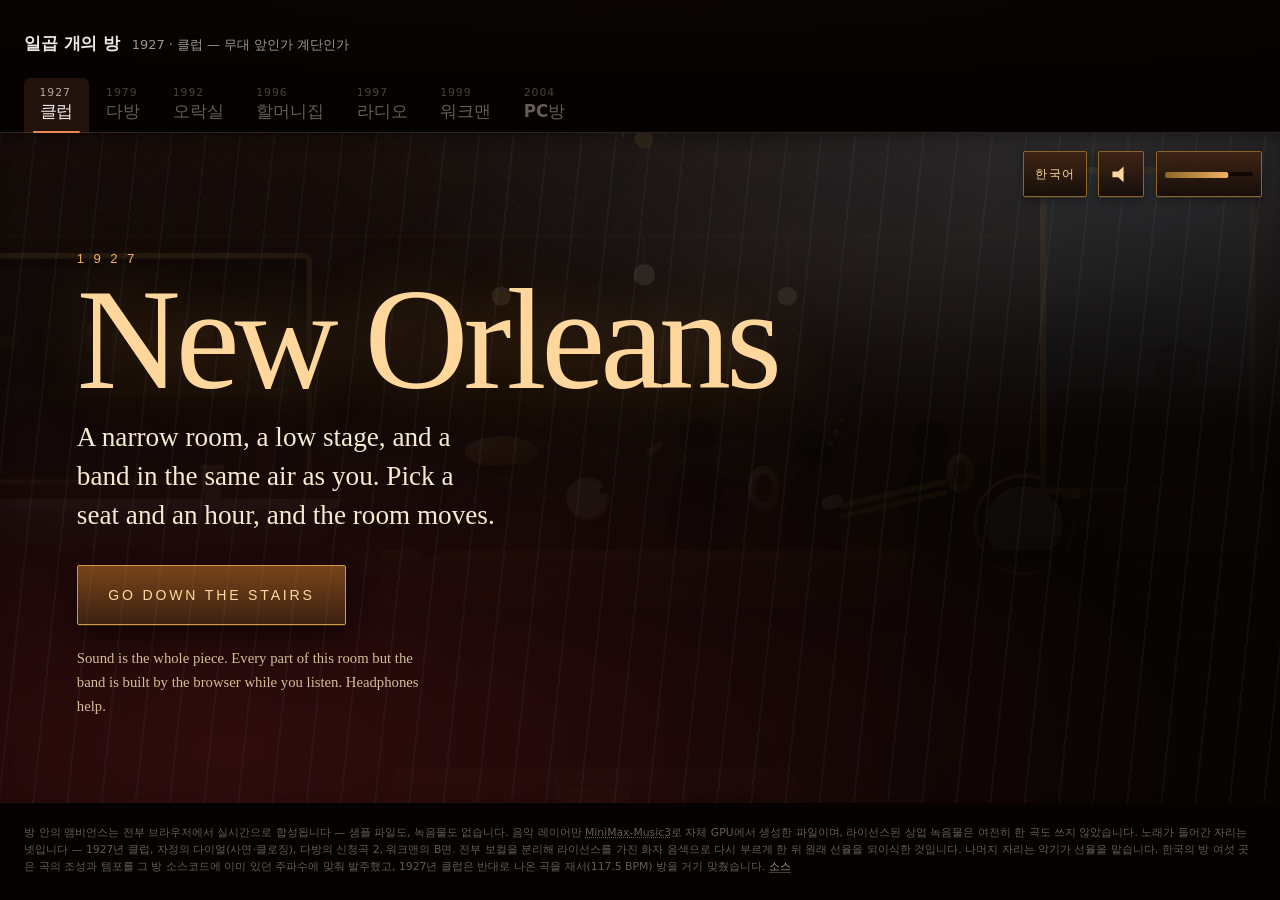
<file: index.html>
<!doctype html>
<html lang="ko">
<head>
<meta charset="utf-8">
<meta name="viewport" content="width=device-width, initial-scale=1">
<title>일곱 개의 방</title>
<meta name="description" content="1927년 뉴올리언스부터 2004년 서울까지, 소리로 들어가는 방 일곱 개. 모든 앰비언스는 브라우저에서 실시간 합성되고, 음악은 자체 GPU에서 생성됐습니다.">
<meta property="og:title" content="일곱 개의 방">
<meta property="og:description" content="1927년 뉴올리언스부터 2004년 서울까지, 소리로 들어가는 방 일곱 개.">
<meta property="og:type" content="website">
<link rel="stylesheet" href="assets/css/rooms.css">
</head>
<body tabindex="-1">

<header class="hall">
  <div class="hall__top">
    <h1 class="hall__title">일곱 개의 방</h1>
    <p class="hall__label" id="room-label">불러오는 중</p>
  </div>
  <nav>
    <div class="tabs" id="room-tabs" role="tablist" aria-label="방 고르기"></div>
  </nav>
</header>

<main class="room">
  <iframe id="room-frame" title="방" allow="autoplay" loading="eager"></iframe>
  <div class="pending" id="room-pending" hidden>
    <p class="pending__year"></p>
    <p class="pending__msg">이 방은 아직 짓는 중입니다.</p>
  </div>
</main>

<footer class="colophon">
  <p>
    방 안의 앰비언스는 전부 브라우저에서 실시간으로 합성됩니다 — 샘플 파일도, 녹음물도 없습니다.
    음악 레이어만 <abbr title="MiniMax-Music3">MiniMax-Music3</abbr>로 자체 GPU에서 생성한 파일이며,
    라이선스된 상업 녹음물은 여전히 한 곡도 쓰지 않았습니다.
    노래가 들어간 자리는 넷입니다 — 1927년 클럽, 자정의 다이얼(사연·클로징),
    다방의 신청곡 2, 워크맨의 B면. 전부 보컬을 분리해 라이선스를 가진 화자 음색으로
    다시 부르게 한 뒤 원래 선율을 되이식한 것입니다. 나머지 자리는 악기가 선율을 맡습니다.
    한국의 방 여섯 곳은 곡의 조성과 템포를 그 방 소스코드에 이미 있던 주파수에 맞춰 발주했고,
    1927년 클럽은 반대로 나온 곡을 재서(117.5 BPM) 방을 거기 맞췄습니다.
    <a href="https://github.com/sylvanus4/rooms">소스</a>
  </p>
</footer>

<script type="module" src="assets/js/rooms.js"></script>
</body>
</html>
</file>
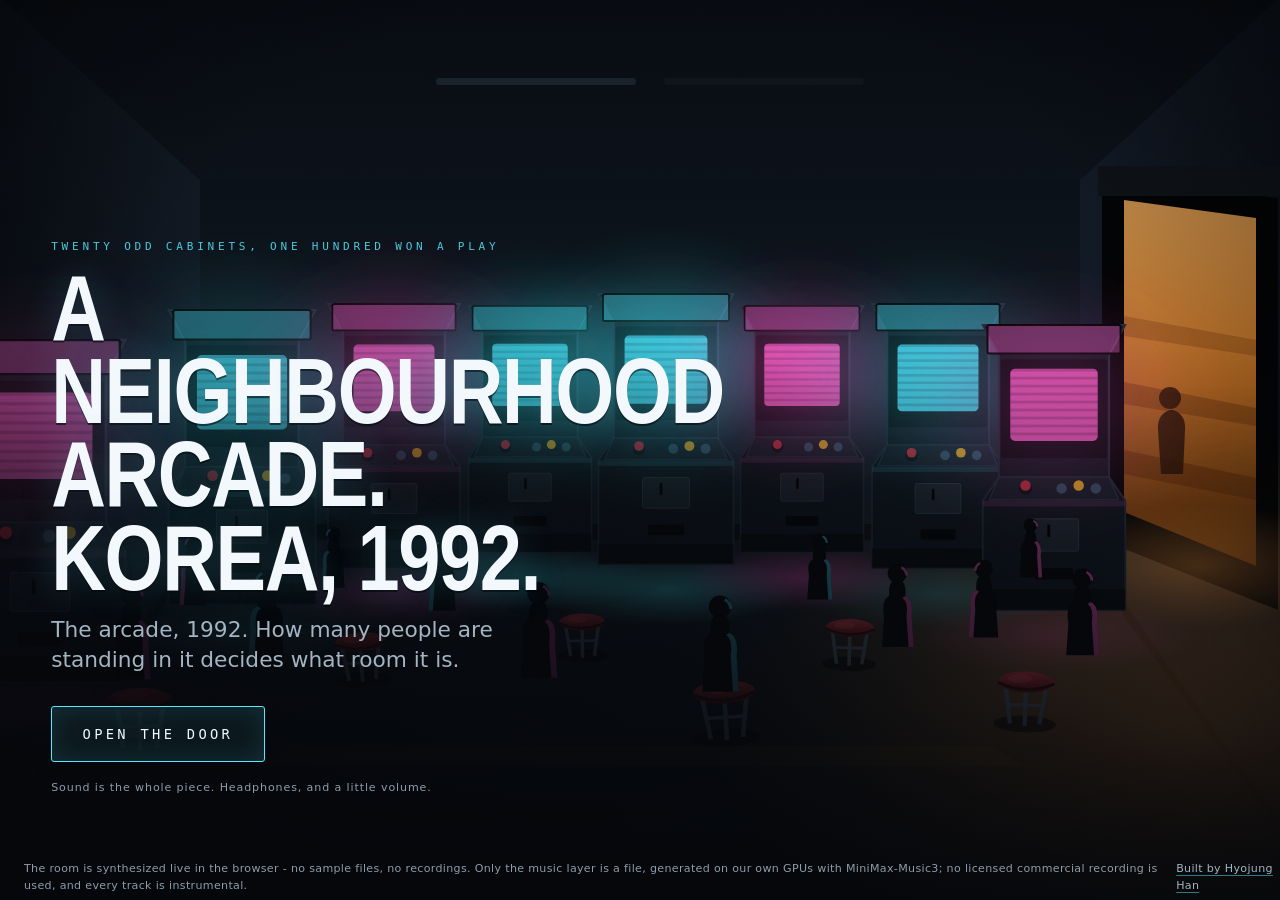
<file: arcade-1992/index.html>
<!doctype html>
<html lang="en">
<head>
<meta charset="utf-8">
<meta name="viewport" content="width=device-width, initial-scale=1, viewport-fit=cover">
<title>The Arcade, 1992</title>
<meta name="description" content="A neighbourhood arcade in Korea, 1992, rebuilt entirely from synthesized sound. Move one control and the room fills with people, and everything about it changes.">
<meta name="theme-color" content="#05070b">
<meta property="og:title" content="The Arcade, 1992">
<meta property="og:description" content="Twenty odd cabinets, one hundred won a play, and a roller rink upstairs. One control: how many people are in the room.">
<meta property="og:type" content="website">
<meta property="og:url" content="https://sylvanus4.github.io/arcade-1992/">
<link rel="canonical" href="https://sylvanus4.github.io/arcade-1992/">
<link rel="stylesheet" href="assets/css/style.css">
</head>
<body class="is-cover" data-lang="en">

<main class="stage">

  <!-- ── the hall ────────────────────────────────────────────────────── -->
  <!-- The hall is drawn on a 1600 x 1200 canvas and framed twice: a wide window
       for landscape, a tall and much closer one for portrait. A phone cannot be
       shown a panorama, it has to be walked further into the room. -->
  <svg class="scene" id="scene" viewBox="0 150 1600 900" preserveAspectRatio="xMidYMid slice"
       role="img" aria-label="A dim arcade hall lit by the screens of the cabinets along the walls.">
    <defs>
      <linearGradient id="gCeil" x1="0" y1="0" x2="0" y2="1">
        <stop offset="0" stop-color="#04060a"/><stop offset="1" stop-color="#0b1119"/>
      </linearGradient>
      <linearGradient id="gBack" x1="0" y1="0" x2="0" y2="1">
        <stop offset="0" stop-color="#0a1017"/><stop offset="1" stop-color="#141c26"/>
      </linearGradient>
      <linearGradient id="gFloor" x1="0" y1="0" x2="0" y2="1">
        <stop offset="0" stop-color="#141b24"/><stop offset="0.55" stop-color="#0a0e14"/>
        <stop offset="1" stop-color="#05070a"/>
      </linearGradient>
      <linearGradient id="gLeft" x1="0" y1="0" x2="1" y2="0">
        <stop offset="0" stop-color="#04060a"/><stop offset="1" stop-color="#101822"/>
      </linearGradient>
      <linearGradient id="gRight" x1="1" y1="0" x2="0" y2="0">
        <stop offset="0" stop-color="#06080c"/><stop offset="1" stop-color="#111925"/>
      </linearGradient>
      <linearGradient id="gSodium" x1="0" y1="0" x2="0" y2="1">
        <stop offset="0" stop-color="#ffb35c"/><stop offset="0.5" stop-color="#f08a2a"/>
        <stop offset="1" stop-color="#7d3c08"/>
      </linearGradient>
      <linearGradient id="gVinyl" x1="0" y1="0" x2="0" y2="1">
        <stop offset="0" stop-color="#a2313a"/><stop offset="1" stop-color="#4a1216"/>
      </linearGradient>
      <radialGradient id="gPoolC" cx="0.5" cy="0.5" r="0.5">
        <stop offset="0" stop-color="#3ff0ff" stop-opacity="0.5"/>
        <stop offset="1" stop-color="#3ff0ff" stop-opacity="0"/>
      </radialGradient>
      <radialGradient id="gPoolM" cx="0.5" cy="0.5" r="0.5">
        <stop offset="0" stop-color="#ff56c8" stop-opacity="0.45"/>
        <stop offset="1" stop-color="#ff56c8" stop-opacity="0"/>
      </radialGradient>
      <radialGradient id="gSpill" cx="0.5" cy="0.5" r="0.5">
        <stop offset="0" stop-color="#ff9a3c" stop-opacity="0.42"/>
        <stop offset="1" stop-color="#ff9a3c" stop-opacity="0"/>
      </radialGradient>
      <radialGradient id="gVig" cx="0.5" cy="0.46" r="0.72">
        <stop offset="0.45" stop-color="#000" stop-opacity="0"/>
        <stop offset="1" stop-color="#000" stop-opacity="0.82"/>
      </radialGradient>
      <filter id="bloom" x="-70%" y="-70%" width="240%" height="240%">
        <feGaussianBlur stdDeviation="11"/>
      </filter>
      <filter id="bloomBig" x="-90%" y="-90%" width="280%" height="280%">
        <feGaussianBlur stdDeviation="30"/>
      </filter>
      <filter id="grain">
        <feTurbulence type="fractalNoise" baseFrequency="0.85" numOctaves="2" stitchTiles="stitch"/>
        <feColorMatrix type="saturate" values="0"/>
      </filter>
    </defs>

    <g id="room">
      <polygon points="0,0 1600,0 1240,330 360,330" fill="url(#gCeil)"/>
      <polygon points="0,0 360,330 360,690 0,1200" fill="url(#gLeft)"/>
      <polygon points="1600,0 1240,330 1240,690 1600,1200" fill="url(#gRight)"/>
      <rect x="360" y="330" width="880" height="360" fill="url(#gBack)"/>
      <polygon points="0,1200 1600,1200 1240,690 360,690" fill="url(#gFloor)"/>

      <!-- ceiling tubes, half of them dead, and the one that is going -->
      <g class="tubes" opacity="0.5">
        <rect x="500" y="96" width="260" height="8" rx="4" fill="#8fb6c8" opacity="0.30"/>
        <rect x="860" y="96" width="260" height="8" rx="4" fill="#8fb6c8" opacity="0.11"/>
        <rect x="596" y="228" width="200" height="7" rx="3" fill="#8fb6c8" opacity="0.24"/>
        <rect x="824" y="228" width="200" height="7" rx="3" fill="#8fb6c8" opacity="0.07"/>
      </g>

      <!-- skirting, and the line where the wall meets the floor -->
      <rect x="360" y="674" width="880" height="16" fill="#000" opacity="0.55"/>
      <polygon points="0,1200 360,690 360,706 0,1200" fill="#000" opacity="0.5"/>
      <polygon points="1600,1200 1240,690 1240,706 1600,1200" fill="#000" opacity="0.5"/>

      <!-- the stairwell up to the rink, sodium light coming down it -->
      <g id="stair">
        <ellipse class="spill" cx="1348" cy="880" rx="470" ry="300" fill="url(#gSpill)"/>
        <polygon points="1262,326 1438,348 1438,760 1262,690" fill="#000" opacity="0.88"/>
        <polygon points="1284,350 1416,368 1416,716 1284,662" fill="url(#gSodium)" opacity="0.74"/>
        <g opacity="0.6">
          <polygon points="1284,600 1416,628 1416,650 1284,624" fill="#57290a" opacity="0.75"/>
          <polygon points="1284,532 1416,558 1416,576 1284,554" fill="#57290a" opacity="0.6"/>
          <polygon points="1284,466 1416,490 1416,506 1284,486" fill="#57290a" opacity="0.45"/>
        </g>
        <!-- somebody coming down from the rink, still in their skates -->
        <path d="M 1330 560 q -13 4 -12 20 l 3 44 h 22 l 2 -44 q 1 -16 -12 -20 z"
              fill="#2a1405" opacity="0.85"/>
        <circle cx="1330" cy="548" r="11" fill="#2a1405" opacity="0.85"/>
        <rect x="1258" y="316" width="184" height="30" fill="#0d1116"/>
        <ellipse class="spill-hot" cx="1360" cy="716" rx="150" ry="62" fill="url(#gSpill)"/>
      </g>

      <!-- the tape line on the floor everybody queues behind -->
      <polygon points="450,896 1150,896 1186,916 414,916" fill="#c9a227" opacity="0.09"/>
    </g>

    <g id="pools"></g>
    <g id="stools"></g>
    <g id="cabinets"></g>
    <g id="crowd"></g>

    <rect x="0" y="0" width="1600" height="1200" fill="url(#gVig)" pointer-events="none"/>
    <rect class="grain" x="0" y="0" width="1600" height="1200" filter="url(#grain)"
          opacity="0.055" pointer-events="none"/>
  </svg>

  <!-- ── the cover ───────────────────────────────────────────────────── -->
  <section class="cover" id="cover" aria-labelledby="title">
    <div class="cover-inner">
      <p class="eyebrow" data-i18n="eyebrow">Twenty odd cabinets, one hundred won a play</p>
      <h1 id="title" data-i18n="h1">A neighbourhood arcade. Korea, 1992.</h1>
      <p class="hero-line" data-i18n="heroLine">The arcade, 1992. How many people are standing in it decides what room it is.</p>
      <button class="begin" id="begin" type="button" data-i18n="beginLabel">Open the door</button>
      <p class="begin-note" data-i18n="beginNote">Sound is the whole piece. Headphones, and a little volume.</p>
      <p class="fault" id="fault" role="status"></p>
    </div>
  </section>

  <!-- ── the controls ────────────────────────────────────────────────── -->
  <div class="hud" id="hud">

    <div class="hud-top">
      <p class="slug" data-i18n="slug">Arcade / 1992 / afternoon</p>
      <div class="hud-top-right">
        <button class="chip lang" id="lang" type="button" data-i18n="langLabel">한국어로 보기</button>
      </div>
    </div>

    <div class="hud-bottom">
      <div class="panel panel-density">
        <div class="dens-head">
          <span class="cap" id="dens-label" data-i18n="densityLabel">People in the room</span>
          <span class="dens-count"><output id="dens-count">17</output><span class="dens-unit" id="dens-unit" data-i18n="densityUnit">people</span></span>
        </div>
        <div class="track" id="density" role="slider" tabindex="0"
             aria-labelledby="dens-label" aria-valuemin="0" aria-valuemax="38"
             aria-valuenow="17" aria-valuetext="17 people">
          <div class="track-rail"></div>
          <div class="track-fill" id="dens-fill"></div>
          <div class="track-figs" id="dens-figs" aria-hidden="true"></div>
          <div class="knob" id="dens-knob"></div>
        </div>
        <p class="dens-state" id="dens-state" aria-live="polite">Busy.</p>
        <p class="dens-help micro" data-i18n="densityHelp">Drag, or use the arrow keys. Home empties the room, End fills it.</p>
      </div>

      <div class="panel panel-layers">
        <p class="cap" data-i18n="layersTitle">What is making sound</p>
        <ul class="layers" id="layers"></ul>
        <div class="row-actions">
          <button class="chip" id="insert" type="button" data-i18n="coinHint">Click any cabinet to put a coin in.</button>
        </div>
      </div>

      <div class="panel panel-out">
        <div class="out-row">
          <button class="chip mute" id="mute" type="button" aria-pressed="false" data-i18n="muteLabel">Mute</button>
          <div class="vol">
            <span class="cap" id="vol-label" data-i18n="volumeLabel">Volume</span>
            <div class="track track-vol" id="volume" role="slider" tabindex="0"
                 aria-labelledby="vol-label" aria-valuemin="0" aria-valuemax="100"
                 aria-valuenow="70" aria-valuetext="70 percent">
              <div class="track-rail"></div>
              <div class="track-fill" id="vol-fill"></div>
              <div class="knob" id="vol-knob"></div>
            </div>
          </div>
        </div>
      </div>
    </div>
  </div>
</main>

<footer class="credit">
  <span data-i18n="credit">The room is synthesized live in the browser - no sample files, no recordings. Only the music layer is a file, generated on our own GPUs with MiniMax-Music3; no licensed commercial recording is used, and every track is instrumental.</span>
  <a href="https://sylvanus4.github.io" rel="noopener"><span data-i18n="by">Built by Hyojung Han</span></a>
</footer>

<script type="module" src="assets/js/app.js"></script>
</body>
</html>
</file>
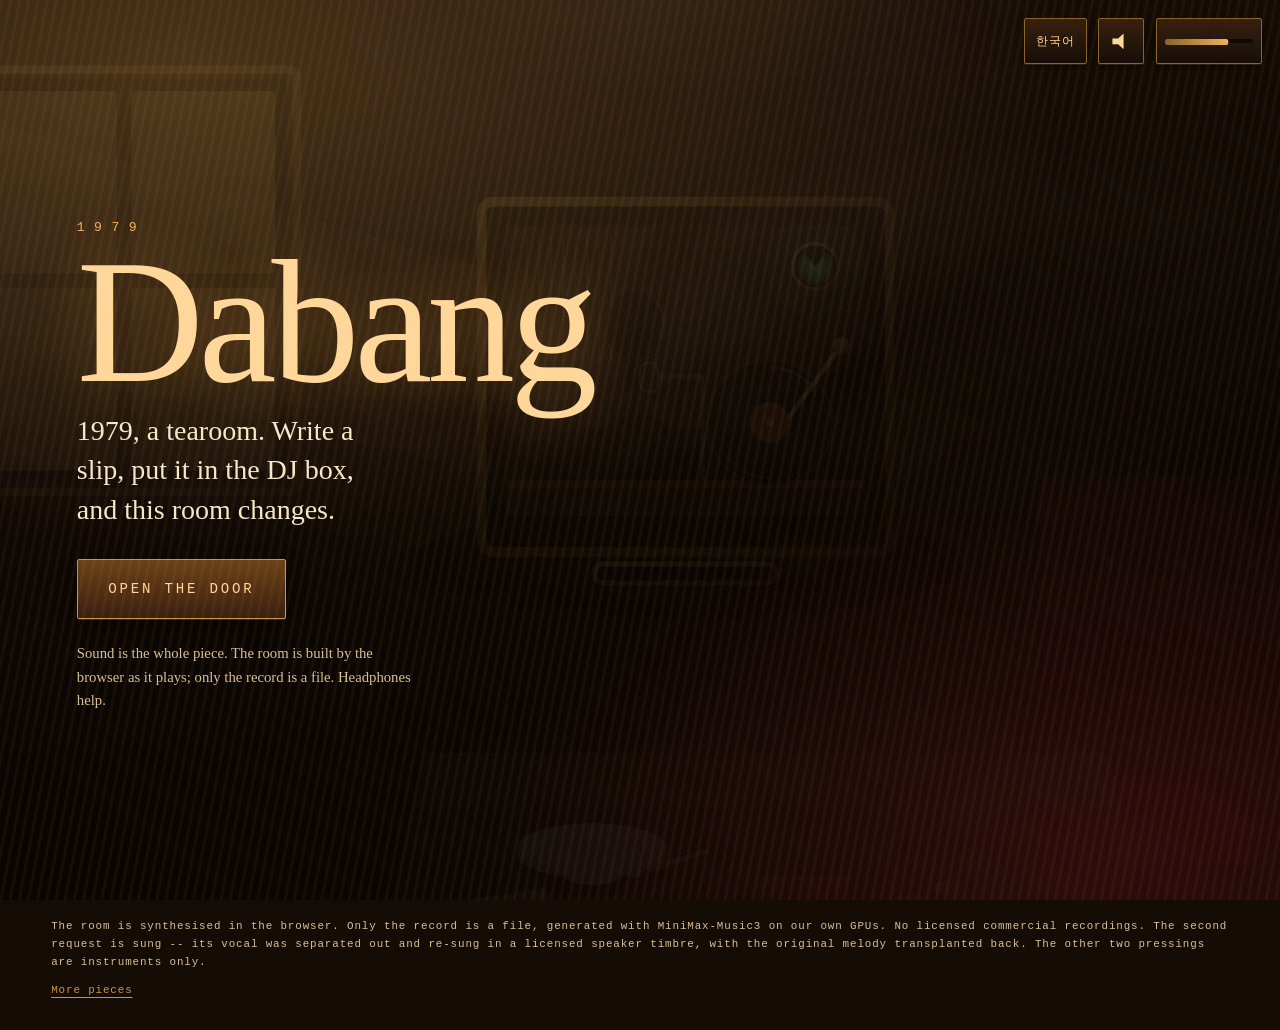
<file: dabang-1979/index.html>
<!doctype html>
<html lang="en">
<head>
<meta charset="utf-8">
<meta name="viewport" content="width=device-width, initial-scale=1, viewport-fit=cover">
<title>Dabang 1979 - a Korean tearoom you can send a request to</title>
<meta name="description" content="A Korean tearoom in 1979, late afternoon. Write a request slip, put it in the DJ box, and the room re-mixes around what you asked for. The room is synthesised in the browser; only the music is a generated file.">
<meta name="theme-color" content="#25150c">
<meta property="og:title" content="Dabang 1979">
<meta property="og:description" content="Write a request slip, put it in the DJ box, and a 1979 tearoom re-mixes around it. The room is synthesised in the browser; only the music is a generated file.">
<meta property="og:type" content="website">
<meta property="og:url" content="https://sylvanus4.github.io/dabang-1979/">
<link rel="canonical" href="https://sylvanus4.github.io/dabang-1979/">
<link rel="stylesheet" href="assets/css/style.css">
</head>
<body>

<header class="rail">
  <button type="button" id="lang" class="rail-btn" aria-label="Switch to Korean">한국어</button>
  <button type="button" id="mute" class="rail-btn" aria-pressed="false" aria-label="Mute">
    <span class="ico" aria-hidden="true"></span>
  </button>
  <div class="vol" id="vol" role="slider" tabindex="0"
       aria-label="Volume" aria-valuemin="0" aria-valuemax="100" aria-valuenow="72"
       aria-valuetext="Volume 72 percent">
    <span class="vol-fill" id="volFill"></span>
  </div>
</header>

<main>

  <!-- The room is behind everything, including the door screen. -->
  <svg class="scene" id="scene" viewBox="0 0 1200 750" preserveAspectRatio="xMidYMid slice"
       aria-hidden="true" focusable="false" xmlns="http://www.w3.org/2000/svg">
    <defs>
      <linearGradient id="gWall" x1="0" y1="0" x2="0" y2="1">
        <stop offset="0" stop-color="#4a2c17"/><stop offset="0.55" stop-color="#331d10"/>
        <stop offset="1" stop-color="#20120a"/>
      </linearGradient>
      <linearGradient id="gLight" x1="0" y1="0" x2="1" y2="1">
        <stop offset="0" stop-color="#ffcf7d" stop-opacity="0.5"/>
        <stop offset="1" stop-color="#ffb347" stop-opacity="0"/>
      </linearGradient>
      <linearGradient id="gVinyl" x1="0" y1="0" x2="0" y2="1">
        <stop offset="0" stop-color="#8d1f21"/><stop offset="1" stop-color="#4a0f13"/>
      </linearGradient>
      <linearGradient id="gWood" x1="0" y1="0" x2="0" y2="1">
        <stop offset="0" stop-color="#6b4222"/><stop offset="1" stop-color="#38200f"/>
      </linearGradient>
      <linearGradient id="gBrass" x1="0" y1="0" x2="1" y2="1">
        <stop offset="0" stop-color="#e6b45c"/><stop offset="0.5" stop-color="#a5762c"/>
        <stop offset="1" stop-color="#6d4a17"/>
      </linearGradient>
      <radialGradient id="gGlow" cx="0.5" cy="0.5" r="0.5">
        <stop offset="0" stop-color="#ffd08a" stop-opacity="0.55"/>
        <stop offset="1" stop-color="#ffd08a" stop-opacity="0"/>
      </radialGradient>
      <radialGradient id="gEye" cx="0.5" cy="0.5" r="0.5">
        <stop offset="0" stop-color="#c9ffd6" stop-opacity="0.95"/>
        <stop offset="0.55" stop-color="#4fe08a" stop-opacity="0.8"/>
        <stop offset="1" stop-color="#0d3a22" stop-opacity="0.9"/>
      </radialGradient>
      <radialGradient id="gVig" cx="0.52" cy="0.44" r="0.66">
        <stop offset="0.26" stop-color="#000" stop-opacity="0"/>
        <stop offset="0.7" stop-color="#0a0503" stop-opacity="0.45"/>
        <stop offset="1" stop-color="#070301" stop-opacity="0.96"/>
      </radialGradient>
      <filter id="fHaze" x="-30%" y="-30%" width="160%" height="160%">
        <feTurbulence type="fractalNoise" baseFrequency="0.008 0.016" numOctaves="3" seed="7"/>
        <feDisplacementMap in="SourceGraphic" scale="44"/>
        <feGaussianBlur stdDeviation="15"/>
      </filter>
      <filter id="fGrain">
        <feTurbulence type="fractalNoise" baseFrequency="0.85" numOctaves="2" seed="3"/>
        <feColorMatrix type="saturate" values="0"/>
      </filter>
      <clipPath id="cGlass"><rect x="580" y="188" width="300" height="242" rx="6"/></clipPath>
    </defs>

    <!-- wall, ceiling, floor -->
    <rect x="-200" y="-420" width="1600" height="1500" fill="url(#gWall)"/>
    <g opacity="0.16" stroke="#f0c98a" stroke-width="1.4">
      <path d="M-200 60H1400M-200 180H1400M-200 300H1400M-200 420H1400"/>
      <path d="M60 -420V560M220 -420V560M380 -420V560M820 -420V560M980 -420V560M1140 -420V560"/>
    </g>
    <path d="M-200 560H1400V1080H-200Z" fill="#2b1a0e"/>
    <g opacity="0.2" stroke="#c9a06a" stroke-width="1.2">
      <path d="M-200 640H1400M-200 730H1400M-200 840H1400M-200 970H1400"/>
    </g>

    <!-- ceiling lamp, only framed in on tall viewports -->
    <g>
      <path d="M638 -420V-250" stroke="#6b4a20" stroke-width="5"/>
      <path d="M558 -250h160l-34 92h-92Z" fill="url(#gBrass)"/>
      <ellipse cx="638" cy="-158" rx="46" ry="12" fill="#ffca7a" opacity="0.85"/>
      <ellipse cx="638" cy="-92" rx="250" ry="170" fill="url(#gGlow)"/>
    </g>

    <!-- window, low sun -->
    <g>
      <rect x="34" y="66" width="272" height="336" rx="4" fill="#0f0a06"/>
      <rect x="44" y="76" width="252" height="316" fill="#ffbe63" opacity="0.62"/>
      <path d="M170 66V402M34 234H306" stroke="#2a1809" stroke-width="12"/>
      <rect x="26" y="58" width="288" height="352" rx="6" fill="none" stroke="url(#gBrass)" stroke-width="7"/>
    </g>
    <!-- shafts of late light, cutting right across the room -->
    <g opacity="0.44" class="shafts">
      <path d="M44 96 L1220 452 L1220 566 L44 296Z" fill="url(#gLight)"/>
      <path d="M44 244 L1220 588 L1220 646 L44 372Z" fill="url(#gLight)" opacity="0.66"/>
    </g>
    <!-- where that light lands on the floor -->
    <ellipse cx="880" cy="646" rx="430" ry="94" fill="url(#gGlow)" opacity="0.55"/>

    <!-- banquette: deep red vinyl, brass studs -->
    <g>
      <path d="M932 396h300v320H932Z" fill="url(#gVinyl)"/>
      <path d="M932 396h300v40H932Z" fill="#a72a2a" opacity="0.5"/>
      <path d="M912 596h320v26H912Z" fill="#5c1216"/>
      <path d="M912 622h320v96H912Z" fill="#6d171b"/>
      <g opacity="0.6" stroke="#5c1216" stroke-width="3">
        <path d="M992 396v200M1052 396v200M1112 396v200M1172 396v200"/>
      </g>
      <g fill="url(#gBrass)">
        <circle cx="992" cy="470" r="5"/><circle cx="1052" cy="470" r="5"/>
        <circle cx="1112" cy="470" r="5"/><circle cx="1172" cy="470" r="5"/>
      </g>
      <path d="M912 718h320v18H912Z" fill="#150c07" opacity="0.75"/>
    </g>

    <!-- the DJ box: a glass booth at the back, lit from inside.
         Shifted left so it lands in the empty middle column of the layout. -->
    <g transform="translate(-92,0)">
      <ellipse cx="730" cy="470" rx="230" ry="46" fill="#0d0704" opacity="0.7"/>
      <rect x="560" y="168" width="340" height="292" rx="10" fill="#170d07"/>
      <rect x="560" y="168" width="340" height="292" rx="10" fill="none" stroke="url(#gBrass)" stroke-width="8"/>
      <g clip-path="url(#cGlass)">
        <rect x="580" y="188" width="300" height="242" fill="#0f0805"/>
        <ellipse cx="700" cy="240" rx="190" ry="120" fill="#ffb45e" opacity="0.13"/>
        <!-- record wall -->
        <rect x="590" y="198" width="88" height="104" fill="#37200f"/>
        <g stroke="#c68f45" stroke-width="2" opacity="0.42">
          <path d="M598 198v104M608 198v104M618 198v104M628 198v104M638 198v104M648 198v104M658 198v104M668 198v104"/>
        </g>
        <!-- the person in the booth, leaning toward the microphone -->
        <path d="M642 430c0-52 22-86 48-86s48 34 48 86Z" fill="#0a0503"/>
        <path d="M680 300h20v26h-20Z" fill="#0a0503"/>
        <ellipse cx="688" cy="272" rx="25" ry="28" fill="#0a0503"/>
        <path d="M706 252a25 28 0 0 1 4 30" stroke="#c98a3e" stroke-width="2.5"
              fill="none" opacity="0.55"/>
        <path d="M730 356a48 48 0 0 1 6 -34" stroke="#c98a3e" stroke-width="2.5"
              fill="none" opacity="0.35"/>
        <!-- microphone on a short boom off the counter -->
        <path d="M744 402v-88h-44" stroke="#6b5330" stroke-width="4" fill="none"/>
        <rect x="692" y="302" width="15" height="25" rx="7" fill="#2b1e10" stroke="#8a6b3c" stroke-width="2"/>
        <!-- the counter the whole booth is built around -->
        <path d="M580 400h300v34H580Z" fill="#3a2312"/>
        <path d="M580 400h300v7H580Z" fill="#7c5227" opacity="0.8"/>
        <!-- turntable -->
        <circle cx="800" cy="352" r="52" fill="#080503"/>
        <circle cx="800" cy="352" r="52" fill="none" stroke="#4a3520" stroke-width="2"/>
        <g class="disc" style="transform-origin:800px 352px">
          <path d="M800 306a46 46 0 0 1 38 20" stroke="#6b4f2c" stroke-width="2.5" fill="none"/>
          <path d="M800 398a46 46 0 0 1 -38 -20" stroke="#4b361d" stroke-width="2" fill="none"/>
        </g>
        <circle cx="800" cy="352" r="17" fill="#b8541f"/>
        <circle cx="800" cy="352" r="3" fill="#f3d9a8"/>
        <path d="M858 290l-42 58" stroke="#cdae74" stroke-width="4" stroke-linecap="round"/>
        <circle cx="860" cy="288" r="7" fill="url(#gBrass)"/>
        <!-- magic-eye tube: the only cold colour in the room -->
        <g id="eyeWrap">
          <ellipse cx="838" cy="222" rx="42" ry="42" fill="#2ce08a" opacity="0.13"/>
          <circle cx="838" cy="222" r="19" fill="#07130c"/>
          <circle cx="838" cy="222" r="16" fill="url(#gEye)"/>
          <g id="eyeShadow" style="transform-origin:838px 222px">
            <path d="M838 222 L826 207 A19 19 0 0 1 850 207 Z" fill="#04160c" opacity="0.94"/>
          </g>
          <circle cx="838" cy="222" r="19" fill="none" stroke="url(#gBrass)" stroke-width="3"/>
        </g>
      </g>
      <!-- glass reflection: two hard diagonals, the way old plate glass reads -->
      <path d="M580 188 L706 188 L588 430 L580 430Z" fill="#ffe2b0" opacity="0.09"/>
      <path d="M746 188 L790 188 L672 430 L628 430Z" fill="#ffe2b0" opacity="0.06"/>
      <!-- the slot -->
      <rect x="654" y="470" width="152" height="16" rx="8" fill="#080402" stroke="url(#gBrass)" stroke-width="4"/>
      <path d="M660 500h140l-8 16h-124Z" fill="#0d0704" opacity="0.6"/>
    </g>

    <!-- foreground table, seen from the seat -->
    <g>
      <path d="M420 628h570l72 320H348Z" fill="#170d06" opacity="0.6" transform="translate(0,14)"/>
      <path d="M420 628h570l72 320H348Z" fill="url(#gWood)"/>
      <path d="M420 628h570l10 44H410Z" fill="#8a5a2e" opacity="0.55"/>
      <!-- saucer, cup, spoon -->
      <ellipse cx="562" cy="726" rx="64" ry="21" fill="#0e0804" opacity="0.5"/>
      <ellipse cx="560" cy="712" rx="62" ry="20" fill="#d9cbab"/>
      <ellipse cx="560" cy="706" rx="62" ry="20" fill="#f5ecd8"/>
      <ellipse cx="560" cy="702" rx="34" ry="12" fill="#dccdaa"/>
      <path d="M532 698c0-16 56-16 56 0l-6 32c-1 10-43 10-44 0Z" fill="#fbf4e4"/>
      <path d="M588 704c18-4 22 22 4 26" stroke="#e0d2b2" stroke-width="5" fill="none"/>
      <path d="M610 724l44-14" stroke="#cbb98e" stroke-width="5" stroke-linecap="round"/>
      <!-- matchbox and change -->
      <path d="M700 730h74v26h-74Z" fill="#a83c1a"/>
      <path d="M700 730h74v8h-74Z" fill="#d76a35"/>
      <path d="M700 756h74v6h-74Z" fill="#120a05" opacity="0.6"/>
      <g fill="url(#gBrass)">
        <ellipse cx="828" cy="752" rx="15" ry="6"/><ellipse cx="856" cy="740" rx="13" ry="5"/>
        <ellipse cx="842" cy="768" rx="12" ry="5"/>
      </g>
      <!-- a slip somebody already filled in -->
      <path d="M418 756l104-16 12 54-104 16Z" fill="#e5d4ab" opacity="0.9"/>
      <g stroke="#8d7550" stroke-width="2" opacity="0.7">
        <path d="M432 760l76-12M436 776l68-11M440 792l52-8"/>
      </g>
    </g>

    <!-- smoke: wisps at head height, not a wash over the whole room -->
    <g class="haze" opacity="0.13" filter="url(#fHaze)">
      <ellipse cx="470" cy="270" rx="260" ry="52" fill="#ffd9a3"/>
      <ellipse cx="880" cy="180" rx="220" ry="44" fill="#ffcf90"/>
      <ellipse cx="660" cy="360" rx="180" ry="34" fill="#ffe0b4"/>
    </g>
    <rect x="-200" y="-420" width="1600" height="1500" filter="url(#fGrain)" opacity="0.09"
          style="mix-blend-mode:overlay"/>
    <rect x="-200" y="-420" width="1600" height="1500" fill="url(#gVig)"/>
  </svg>

  <!-- ── the door ─────────────────────────────────────────────────── -->
  <section id="cover" class="cover">
    <p class="cover-year" id="cYear">1979</p>
    <h1 class="cover-title" id="cTitle">Dabang</h1>
    <p class="cover-hero" id="cHero"></p>
    <button type="button" id="begin" class="begin"><span id="cBegin"></span></button>
    <p class="cover-note" id="cNote"></p>
    <p class="cover-warn" id="cWarn" hidden></p>
  </section>

  <!-- ── the room ─────────────────────────────────────────────────── -->
  <div id="room" class="room" hidden>


    <div class="stage">

      <!-- the request slip -->
      <form id="slipForm" class="slip" novalidate>
        <div class="slip-top" aria-hidden="true"></div>
        <div class="slip-head">
          <h2 class="slip-h" id="sHead">REQUEST</h2>
          <p class="slip-sub" id="sSub"></p>
        </div>
        <p class="slip-hint" id="sHint"></p>

        <div class="row">
          <p class="q" id="qMood">Play me</p>
          <div class="chips" role="radiogroup" aria-labelledby="qMood" data-group="mood">
            <button type="button" class="chip" role="radio" data-value="slow" aria-checked="false" tabindex="-1"></button>
            <button type="button" class="chip" role="radio" data-value="brass" aria-checked="true" tabindex="0"></button>
            <button type="button" class="chip" role="radio" data-value="dance" aria-checked="false" tabindex="-1"></button>
            <button type="button" class="chip" role="radio" data-value="quiet" aria-checked="false" tabindex="-1"></button>
          </div>
        </div>

        <div class="row">
          <p class="q" id="qNote">Because</p>
          <div class="chips" role="radiogroup" aria-labelledby="qNote" data-group="note">
            <button type="button" class="chip" role="radio" data-value="goodbye" aria-checked="false" tabindex="-1"></button>
            <button type="button" class="chip" role="radio" data-value="birthday" aria-checked="false" tabindex="-1"></button>
            <button type="button" class="chip" role="radio" data-value="weather" aria-checked="false" tabindex="-1"></button>
            <button type="button" class="chip" role="radio" data-value="nothing" aria-checked="true" tabindex="0"></button>
          </div>
        </div>

        <div class="row">
          <p class="q" id="qWho">For</p>
          <div class="chips" role="radiogroup" aria-labelledby="qWho" data-group="who">
            <button type="button" class="chip" role="radio" data-value="across" aria-checked="true" tabindex="0"></button>
            <button type="button" class="chip" role="radio" data-value="everyone" aria-checked="false" tabindex="-1"></button>
            <button type="button" class="chip" role="radio" data-value="myself" aria-checked="false" tabindex="-1"></button>
            <button type="button" class="chip" role="radio" data-value="absent" aria-checked="false" tabindex="-1"></button>
          </div>
        </div>

        <button type="submit" id="send" class="send"></button>
        <div class="slip-bottom" aria-hidden="true"></div>
      </form>

      <!-- what the booth is doing right now -->
      <p class="booth-line" id="boothLine" role="status" aria-live="polite"></p>

      <!-- what is on the turntable, and what else is in the air -->
      <aside class="readouts">
      <section id="now" class="now" hidden>
        <h2 class="now-h" id="nHead">On the turntable</h2>
        <p class="now-for" id="nFor"></p>
        <p class="now-tempo" id="nTempo"></p>
        <ul class="meters" id="nMeters"></ul>
        <button type="button" id="again" class="again"></button>
      </section>

      <section class="legend" id="legend">
        <h2 class="legend-h" id="lHead">What is in the air</h2>
        <p id="lRoom"></p>
        <p id="lRecord"></p>
        <p id="lBooth"></p>
      </section>
      </aside>

    </div>
  </div>
</main>

<footer class="foot">
  <span id="fNote"></span>
  <a href="https://sylvanus4.github.io" id="fCredit">More pieces</a>
</footer>

<script type="module" src="assets/js/app.js"></script>
</body>
</html>
</file>
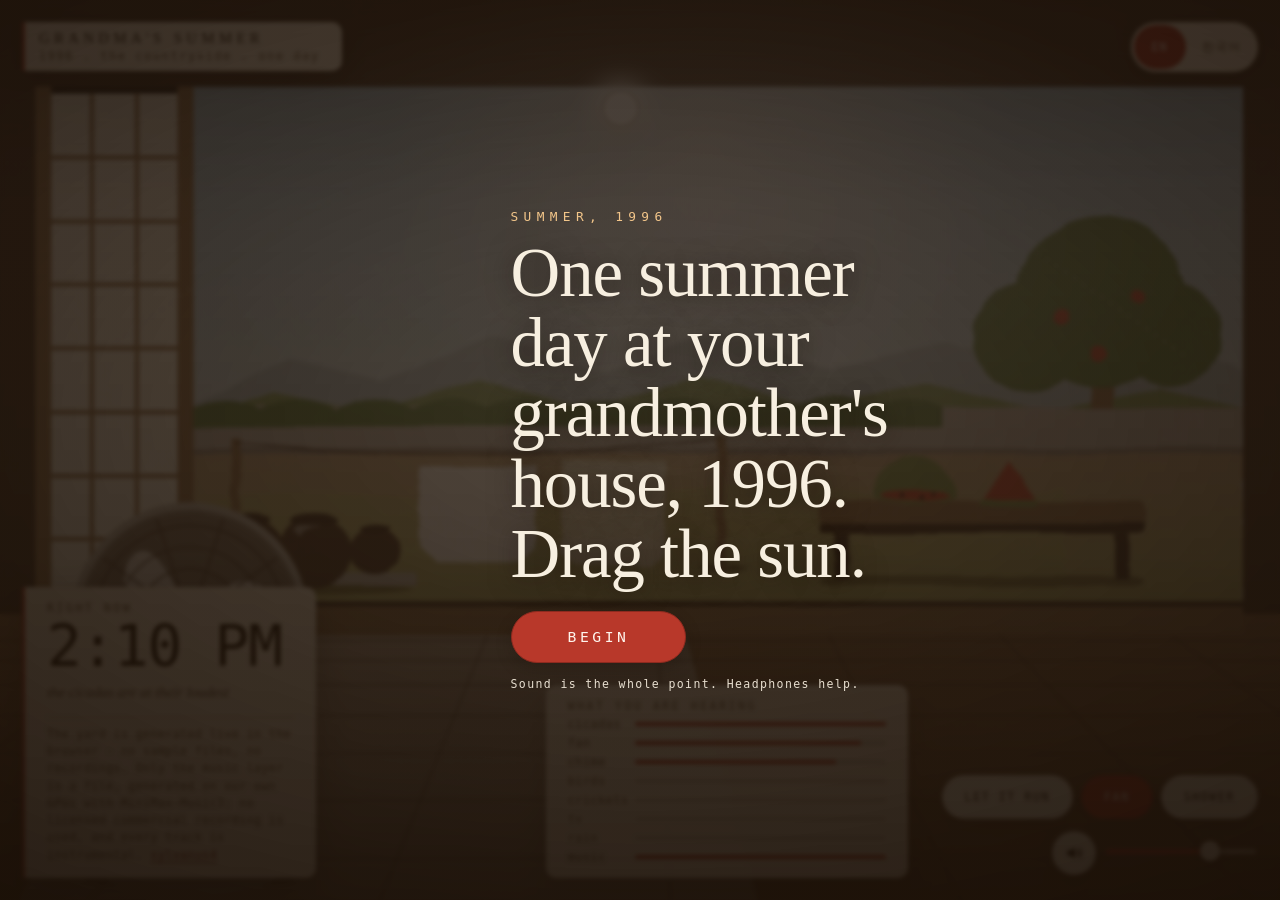
<file: grandmas-summer/index.html>
<!doctype html>
<html lang="en">
<head>
<meta charset="utf-8">
<meta name="viewport" content="width=device-width, initial-scale=1, viewport-fit=cover">
<title>Grandma's Summer</title>
<meta name="description" content="One summer day at your grandmother's house, 1996. Drag the sun and the light, the shadows and the whole soundscape move with it. The yard is synthesized live in the browser; only the music is a generated file.">
<meta name="color-scheme" content="light">
<link rel="canonical" href="https://sylvanus4.github.io/grandmas-summer/">
<meta property="og:type" content="website">
<meta property="og:title" content="Grandma's Summer">
<meta property="og:description" content="One summer day at your grandmother's house, 1996. Drag the sun.">
<meta property="og:url" content="https://sylvanus4.github.io/grandmas-summer/">
<link rel="icon" href="data:image/svg+xml,%3Csvg xmlns='http://www.w3.org/2000/svg' viewBox='0 0 32 32'%3E%3Crect width='32' height='32' fill='%23f2ead6'/%3E%3Ccircle cx='16' cy='16' r='8' fill='%23e8943f'/%3E%3C/svg%3E">
<link rel="stylesheet" href="assets/css/style.css">
</head>
<body>

<div class="stage" id="stage">
  <svg class="scene" id="scene" viewBox="0 0 1600 1000" preserveAspectRatio="xMidYMid slice" aria-hidden="true" focusable="false">
    <defs>
      <linearGradient id="skyGrad" x1="0" y1="0" x2="0" y2="1">
        <stop offset="0" class="stop-sky-top"/>
        <stop offset="0.62" class="stop-sky-mid"/>
        <stop offset="1" class="stop-sky-low"/>
      </linearGradient>
      <radialGradient id="sunGlow" cx="0.5" cy="0.5" r="0.5">
        <stop offset="0" class="stop-glow-in"/>
        <stop offset="1" class="stop-glow-out"/>
      </radialGradient>
      <linearGradient id="yardGrad" x1="0" y1="0" x2="0" y2="1">
        <stop offset="0" class="stop-dirt-far"/>
        <stop offset="1" class="stop-dirt-near"/>
      </linearGradient>
      <linearGradient id="floorGrad" x1="0" y1="0" x2="0" y2="1">
        <stop offset="0" class="stop-floor-far"/>
        <stop offset="1" class="stop-floor-near"/>
      </linearGradient>
      <clipPath id="openClip"><rect id="openClipRect" x="300" y="96" width="1170" height="578"/></clipPath>
      <filter id="heat" x="-4%" y="-4%" width="108%" height="112%" color-interpolation-filters="sRGB">
        <feTurbulence id="heatTurb" type="fractalNoise" baseFrequency="0.006 0.03" numOctaves="2" seed="4" result="n"/>
        <feDisplacementMap id="heatDisp" in="SourceGraphic" in2="n" scale="0" xChannelSelector="R" yChannelSelector="G"/>
      </filter>
    </defs>

    <!-- ==================== OUTSIDE (through the open door) ==================== -->
    <g clip-path="url(#openClip)">
     <!-- #outdoor is re-anchored in portrait; every child keeps its own coordinates -->
     <g id="outdoor">
      <rect id="skyRect" x="300" y="96" width="1170" height="578" fill="url(#skyGrad)"/>
      <g id="stars" class="stars"></g>

      <!-- celestial glow in the scene, tracks the handle -->
      <circle id="glowDisc" cx="880" cy="220" r="300" fill="url(#sunGlow)"/>

      <g id="heatGroup" filter="url(#heat)">
        <!-- far hills -->
        <g id="hills">
          <path class="f-hill-far" d="M300 452 L410 398 L512 424 L640 372 L760 414 L880 366 L1010 410 L1140 380 L1270 418 L1400 386 L1470 412 L1470 500 L300 500 Z"/>
          <path class="f-hill-near" d="M300 470 L390 436 L500 458 L620 424 L742 452 L868 420 L990 450 L1120 428 L1250 456 L1380 432 L1470 452 L1470 520 L300 520 Z"/>
        </g>

        <!-- persimmon tree behind the wall -->
        <g class="tree" id="tree">
          <path class="f-wood-mid" d="M1306 500 L1296 372 L1322 372 L1330 500 Z"/>
          <circle class="f-hedge" cx="1312" cy="336" r="96"/>
          <circle class="f-hedge" cx="1232" cy="374" r="62"/>
          <circle class="f-hedge" cx="1388" cy="372" r="58"/>
          <circle class="f-melon" cx="1268" cy="352" r="9"/>
          <circle class="f-melon" cx="1352" cy="330" r="8"/>
          <circle class="f-melon" cx="1310" cy="392" r="9"/>
        </g>

        <!-- stone wall + hedge line -->
        <rect id="wallRect" class="f-wall" x="300" y="452" width="1170" height="58"/>
        <path id="hedgeLine" class="f-hedge" d="M300 456 q40 -22 78 -2 q42 -24 84 -1 q44 -22 86 0 q40 -20 82 -2 q44 -22 86 1 q42 -20 84 -1 q44 -22 86 0 q42 -20 84 -2 q46 -22 88 1 q40 -18 78 0 l0 22 l-836 0 Z" transform="translate(0,2)"/>
        <g id="wallShade" class="f-wall-shade">
          <rect x="300" y="498" width="1170" height="12" opacity="0.35"/>
        </g>

        <!-- the yard -->
        <rect id="yardRect" x="300" y="504" width="1170" height="172" fill="url(#yardGrad)"/>
        <path id="grass" class="f-grass" d="M300 560 q120 -26 240 -6 q130 22 250 -4 q120 -26 250 -2 q120 24 232 -8 l0 132 l-972 0 Z" opacity="0.5"/>

        <!-- 장독대: jars on a low stone base, out in front of the laundry.
             Each prop carries its own cast shadow so one transform moves both. -->
        <g class="jars" id="jars">
          <ellipse data-shadow data-ox="430" data-oy="654" cx="430" cy="654" rx="118" ry="15"/>
          <ellipse data-shadow data-ox="352" data-oy="640" cx="352" cy="640" rx="30" ry="9"/>
          <rect class="f-wall" x="322" y="636" width="230" height="14" rx="4"/>
          <ellipse class="f-jar" cx="368" cy="608" rx="34" ry="32"/>
          <path class="f-jar-lit" d="M348 588 a26 26 0 0 1 24 -12 l0 9 a20 20 0 0 0 -18 9 Z" opacity="0.45"/>
          <ellipse class="f-jar-dark" cx="368" cy="578" rx="21" ry="6"/>
          <ellipse class="f-jar" cx="438" cy="614" rx="42" ry="40"/>
          <path class="f-jar-lit" d="M414 590 a32 32 0 0 1 30 -15 l0 10 a25 25 0 0 0 -23 12 Z" opacity="0.45"/>
          <ellipse class="f-jar-dark" cx="438" cy="577" rx="26" ry="7"/>
          <ellipse class="f-jar" cx="506" cy="612" rx="28" ry="26"/>
          <ellipse class="f-jar-dark" cx="506" cy="588" rx="17" ry="5"/>
        </g>

        <!-- laundry line -->
        <g class="laundry" id="laundry">
          <ellipse data-shadow data-ox="892" data-oy="628" cx="892" cy="628" rx="28" ry="9"/>
          <path    data-shadow data-ox="620" data-oy="576" d="M556 566 h128 v10 h-128 Z"/>
          <path    data-shadow data-ox="770" data-oy="580" d="M712 570 h116 v10 h-116 Z"/>
          <rect class="f-wood-mid" x="346" y="486" width="10" height="156"/>
          <rect class="f-wood-mid" x="886" y="482" width="10" height="150"/>
          <path class="stroke-line" d="M351 492 q265 30 540 -6" fill="none"/>
          <g class="laundry__item laundry__item--a">
            <path class="f-cloth" d="M556 518 h128 v92 l-18 14 h-92 l-18 -14 Z"/>
          </g>
          <g class="laundry__item laundry__item--b">
            <path class="f-cloth-b" d="M712 512 h116 v104 l-16 12 h-84 l-16 -12 Z"/>
          </g>
        </g>

        <!-- 평상: the wooden platform, with watermelon -->
        <g class="pyeongsang" id="pyeongsang">
          <rect data-shadow data-ox="1180" data-oy="646" x="1000" y="634" width="360" height="24" rx="12"/>
          <rect class="f-wood-mid" x="1000" y="556" width="360" height="26" rx="5"/>
          <rect class="f-wood-dark" x="1000" y="582" width="360" height="10"/>
          <rect class="f-wood-dark" x="1016" y="592" width="16" height="52"/>
          <rect class="f-wood-dark" x="1328" y="592" width="16" height="52"/>
          <!-- a half, cut face up, and a wedge set on its rind -->
          <path class="f-melon-rind" d="M1058 552 A46 46 0 0 1 1150 552 Z"/>
          <ellipse class="f-melon-rind" cx="1104" cy="552" rx="46" ry="8"/>
          <ellipse class="f-melon" cx="1104" cy="551" rx="39" ry="6"/>
          <circle class="f-seed" cx="1089" cy="551" r="2.6"/>
          <circle class="f-seed" cx="1111" cy="553" r="2.6"/>
          <circle class="f-seed" cx="1124" cy="549" r="2.3"/>
          <path class="f-melon" d="M1180 554 L1240 554 L1210 514 Z"/>
          <path class="f-melon-rind" d="M1178 554 h64 v8 h-64 Z"/>
        </g>

        <!-- rain, injected by script -->
        <g id="rain" class="rain"></g>
      </g>
     </g>
    </g>

    <!-- ==================== INSIDE (the 마루 and the door frame) ==================== -->
    <!-- light thrown from the doorway onto the floorboards -->
    <rect id="floorBase" class="f-floor-base" x="0" y="674" width="1600" height="326" fill="url(#floorGrad)"/>
    <polygon id="lightPatch" class="light-patch" points="300,706 900,706 1010,1000 190,1000"/>
    <g id="planks" class="planks"></g>
    <rect id="sillDark" class="f-wood-dark" x="0" y="668" width="1600" height="14"/>
    <rect id="sillMid" class="f-wood-mid" x="128" y="674" width="1342" height="30"/>

    <!-- door frame -->
    <rect id="frameTop" class="f-wood-dark" x="0" y="0" width="1600" height="96"/>
    <rect id="frameLeft" class="f-wood-dark" x="0" y="96" width="128" height="586"/>
    <rect id="frameRight" class="f-wood-dark" x="1470" y="96" width="130" height="586"/>
    <!-- the slid-open paper door panel -->
    <g class="door-panel">
      <rect id="paperRect" class="f-paper" x="140" y="104" width="152" height="566"/>
      <rect id="panelEdgeL" class="f-wood-mid" x="128" y="96" width="18" height="578"/>
      <rect id="panelEdgeR" class="f-wood-mid" x="286" y="96" width="18" height="578"/>
      <g id="lattice" class="lattice"></g>
    </g>

    <!-- the fan, foreground -->
    <g class="fan" id="fanGroup">
      <ellipse data-shadow data-ox="300" data-oy="978" cx="300" cy="978" rx="118" ry="18"/>
      <rect class="f-fan-body" x="284" y="700" width="32" height="266" rx="10"/>
      <ellipse class="f-fan-body" cx="300" cy="972" rx="96" ry="22"/>
      <g class="fan__head" id="fanHead">
        <circle class="f-fan-body" cx="300" cy="690" r="132"/>
        <circle class="f-fan-inner" cx="300" cy="690" r="120"/>
        <circle class="f-fan-cage" cx="300" cy="690" r="122"/>
        <g class="fan__blades" id="fanBlades">
          <path class="f-fan-blade" d="M300 690 q56 -74 92 -26 q22 44 -92 26 Z"/>
          <path class="f-fan-blade" d="M300 690 q56 -74 92 -26 q22 44 -92 26 Z" transform="rotate(120 300 690)"/>
          <path class="f-fan-blade" d="M300 690 q56 -74 92 -26 q22 44 -92 26 Z" transform="rotate(240 300 690)"/>
        </g>
        <circle class="f-fan-hub" cx="300" cy="690" r="26"/>
        <g class="f-fan-cage" id="fanGrill"></g>
      </g>
    </g>

    <!-- atmosphere -->
    <rect id="warmVeil" class="warm-veil" x="0" y="0" width="1600" height="1000"/>
  </svg>

  <div class="bloom" aria-hidden="true"></div>
  <div class="grain" aria-hidden="true"></div>
  <div class="vignette" aria-hidden="true"></div>
</div>

<!-- ==================== the sun rail ==================== -->
<div class="rail" id="rail">
  <svg class="rail__svg" id="railSvg" aria-hidden="true" focusable="false"><path id="railPath" class="rail__path" fill="none"/><path id="railHit" class="rail__hit" fill="none"/></svg>
  <div class="sun" id="sun" role="slider" tabindex="0"
       aria-label="Time of day" aria-valuemin="300" aria-valuemax="1440" aria-valuenow="850" aria-valuetext="2:10 PM">
    <span class="sun__disc"></span>
    <span class="sun__ring"></span>
  </div>
</div>

<header class="topbar">
  <h1 class="brand">
    <span class="brand__en" data-i18n="title">Grandma's Summer</span>
    <span class="brand__sub" data-i18n="subtitle">1996 . the countryside . one day</span>
  </h1>
  <div class="lang" role="group" aria-label="Language">
    <button class="lang__btn is-on" id="langEn" type="button" aria-pressed="true">EN</button>
    <button class="lang__btn" id="langKo" type="button" aria-pressed="false">한국어</button>
  </div>
</header>

<main class="hud" id="hud">
  <section class="readout" aria-labelledby="nowLabel">
    <p class="readout__label" id="nowLabel" data-i18n="nowLabel">Right now</p>
    <p class="readout__clock" id="clock">2:10 PM</p>
    <p class="readout__caption" id="caption" aria-live="polite">the cicadas are at their loudest</p>
    <footer class="credit">
      <p><span data-i18n="creditText">The yard is generated live in the browser - no sample files, no recordings. Only the music layer is a file, generated on our own GPUs with MiniMax-Music3; no licensed commercial recording is used, and every track is instrumental.</span>
      <a class="credit__link" href="https://sylvanus4.github.io" rel="noopener">sylvanus4</a></p>
    </footer>
  </section>

  <section class="layers" aria-labelledby="layersLabel">
    <p class="layers__label" id="layersLabel" data-i18n="layersLabel">What you are hearing</p>
    <ul class="layers__list" id="layerList"></ul>
  </section>

  <section class="controls" aria-labelledby="controlsLabel">
    <p class="sr-only" id="controlsLabel" data-i18n="controlsLabel">Playback controls</p>
    <div class="controls__row">
      <button class="btn" id="autoBtn" type="button" aria-pressed="false"><span data-i18n="letItRun">Let it run</span></button>
      <button class="btn" id="fanBtn" type="button" aria-pressed="true"><span data-i18n="fanOn">Fan</span></button>
      <button class="btn" id="rainBtn" type="button" aria-pressed="false"><span data-i18n="rain">Shower</span></button>
    </div>
    <div class="controls__row controls__row--vol">
      <button class="btn btn--icon" id="muteBtn" type="button" aria-pressed="false" aria-label="Mute">
        <svg viewBox="0 0 24 24" aria-hidden="true" focusable="false" width="20" height="20"><path d="M4 9h4l5-4v14l-5-4H4z" fill="currentColor"/><path class="wave" d="M16 9.2a4 4 0 0 1 0 5.6M18.6 6.6a7.6 7.6 0 0 1 0 10.8" stroke="currentColor" stroke-width="1.7" fill="none" stroke-linecap="round"/><path class="cross" d="M16.5 9.5l5 5m0-5l-5 5" stroke="currentColor" stroke-width="1.8" stroke-linecap="round" fill="none"/></svg>
      </button>
      <label class="vol">
        <span class="sr-only" data-i18n="volume">Volume</span>
        <input class="vol__input" id="vol" type="range" min="0" max="100" value="72" step="1">
      </label>
    </div>
  </section>
</main>

<div class="intro" id="intro">
  <div class="intro__inner">
    <p class="intro__eyebrow" data-i18n="eyebrow">Summer, 1996</p>
    <p class="intro__hero" data-i18n="hero">One summer day at your grandmother's house, 1996. Drag the sun.</p>
    <button class="btn btn--begin" id="begin" type="button"><span data-i18n="begin">Begin</span></button>
    <p class="intro__note" data-i18n="beginNote">Sound is the whole point. Headphones help.</p>
  </div>
</div>

<div class="toast" id="toast" role="status" hidden></div>

<script type="module" src="assets/js/app.js"></script>
</body>
</html>
</file>
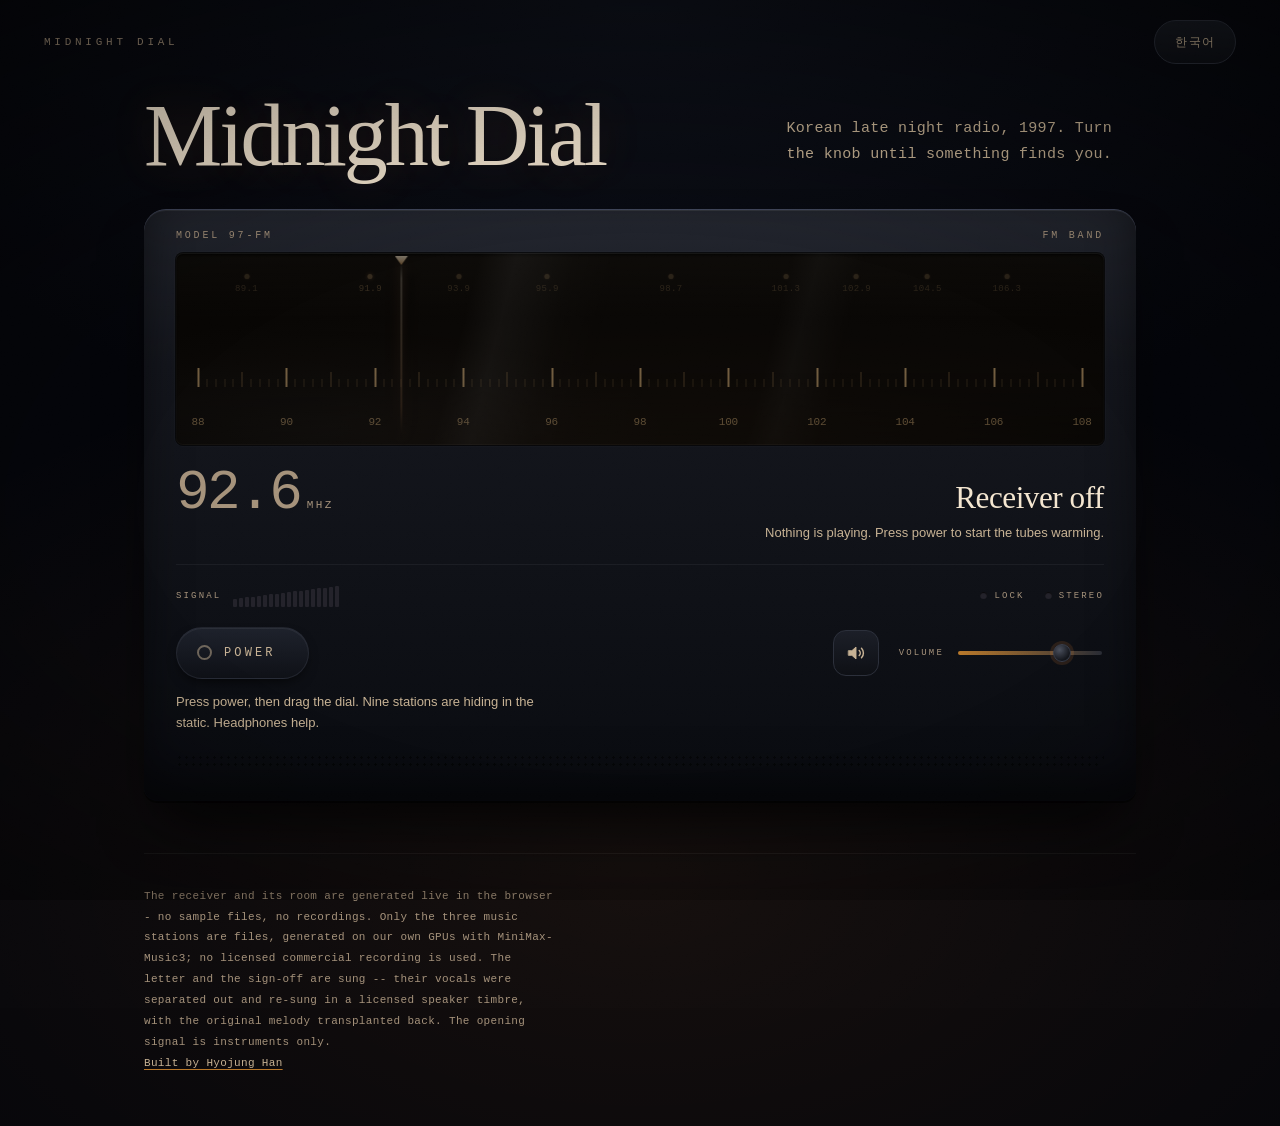
<file: midnight-dial/index.html>
<!DOCTYPE html>
<html lang="en" data-lang="en">
<head>
<meta charset="utf-8">
<meta name="viewport" content="width=device-width, initial-scale=1, viewport-fit=cover">
<title>Midnight Dial</title>
<meta name="description" content="Korean late night radio, 1997. Turn the knob until something finds you. Six generative stations, synthesised live in the browser.">
<link rel="canonical" href="https://sylvanus4.github.io/midnight-dial/">
<meta property="og:type" content="website">
<meta property="og:title" content="Midnight Dial">
<meta property="og:description" content="Korean late night radio, 1997. Turn the knob until something finds you.">
<meta property="og:url" content="https://sylvanus4.github.io/midnight-dial/">
<meta name="twitter:card" content="summary">
<meta name="theme-color" content="#05060b">
<meta name="color-scheme" content="dark">
<link rel="icon" href="data:image/svg+xml,<svg xmlns='http://www.w3.org/2000/svg' viewBox='0 0 32 32'><rect width='32' height='32' rx='7' fill='%23090c15'/><path d='M4 21h24' stroke='%23a4691f' stroke-width='2'/><path d='M13 7v19' stroke='%23ffb648' stroke-width='2'/></svg>">
<link rel="stylesheet" href="assets/css/style.css">
</head>
<body>

<!-- Film grain. One rasterised turbulence, animated by transform only. -->
<svg class="grain" aria-hidden="true" focusable="false" xmlns="http://www.w3.org/2000/svg">
  <filter id="grain-filter" x="0" y="0" width="100%" height="100%">
    <feTurbulence type="fractalNoise" baseFrequency="0.9" numOctaves="3" stitchTiles="stitch"/>
    <feColorMatrix type="saturate" values="0"/>
  </filter>
  <rect width="100%" height="100%" filter="url(#grain-filter)"/>
</svg>
<div class="vignette" aria-hidden="true"></div>

<header class="topbar">
  <p class="topbar__mark" data-i18n="brand.mark">MIDNIGHT DIAL</p>
  <button type="button" class="lang" id="lang-toggle" data-i18n="lang.toggle" data-i18n-aria="lang.toggleAria" aria-label="Switch to Korean">한국어</button>
</header>

<main class="stage">

  <div class="intro">
    <h1 class="intro__title" data-i18n="hero.title">Midnight Dial</h1>
    <p class="intro__line" data-i18n="hero.line">Korean late night radio, 1997. Turn the knob until something finds you.</p>
  </div>

  <section class="receiver" aria-labelledby="receiver-heading">
    <h2 class="sr-only" id="receiver-heading" data-i18n="brand.model">MODEL 97-FM</h2>

    <div class="chassis" id="chassis" data-power="off">

      <div class="chassis__top">
        <span class="chassis__badge" data-i18n="brand.model">MODEL 97-FM</span>
        <span class="chassis__band" data-i18n="ind.band">FM BAND</span>
      </div>

      <!-- ---------- the faceplate stack: plate > scale > needle > glass ---------- -->
      <div class="faceplate">
        <div class="faceplate__lightwell" aria-hidden="true"></div>

        <p class="sr-only" id="tuner-label" data-i18n="tuner.label">Tuning dial</p>
        <p class="sr-only" id="tuner-help" data-i18n="tuner.help">Drag, scroll, or use the arrow keys. Page Up and Page Down jump a full megahertz.</p>

        <div class="scale"
             id="scale"
             role="slider"
             tabindex="0"
             aria-orientation="horizontal"
             aria-labelledby="tuner-label"
             aria-describedby="tuner-help"
             aria-valuemin="88"
             aria-valuemax="108"
             aria-valuenow="92.6"
             aria-valuetext="92.6 megahertz, Between stations">
          <div class="scale__ticks" id="ticks" aria-hidden="true"></div>
          <div class="scale__marks" id="marks" aria-hidden="true"></div>
          <div class="needle" id="needle" aria-hidden="true">
            <span class="needle__shadow"></span>
            <span class="needle__line"></span>
            <span class="needle__cap"></span>
          </div>
        </div>

        <div class="glass" aria-hidden="true">
          <span class="glass__specular"></span>
          <span class="glass__reflection"></span>
        </div>
      </div>

      <!-- ---------- readout ---------- -->
      <div class="readout">
        <p class="readout__freq">
          <span class="readout__digits" id="freq-digits">92.6</span>
          <span class="readout__unit" data-i18n="unit.mhz">MHz</span>
        </p>
        <div class="readout__id">
          <p class="readout__station" id="station-name" data-i18n="state.off">Receiver off</p>
          <p class="readout__desc" id="station-desc" data-i18n="state.offDesc" aria-live="polite">Nothing is playing. Press power to start the tubes warming.</p>
        </div>
      </div>

      <!-- ---------- meter and lamps ---------- -->
      <div class="instruments">
        <div class="meter" role="img" id="meter" aria-label="Signal strength meter">
          <span class="meter__label" data-i18n="ind.signal">SIGNAL</span>
          <span class="meter__bars" id="meter-bars" aria-hidden="true"></span>
        </div>
        <div class="lamps">
          <span class="lamp" id="lamp-lock"><i aria-hidden="true"></i><span data-i18n="ind.lock">LOCK</span></span>
          <span class="lamp" id="lamp-stereo"><i aria-hidden="true"></i><span data-i18n="ind.stereo">STEREO</span></span>
        </div>
      </div>

      <!-- ---------- controls ---------- -->
      <div class="controls">
        <button type="button" class="power" id="power" aria-pressed="false" data-i18n-aria="ctrl.powerOnAria" aria-label="Turn the receiver on">
          <span class="power__ring" aria-hidden="true"></span>
          <span class="power__text" data-i18n="ctrl.power">Power</span>
        </button>

        <div class="knobs">
          <button type="button" class="mute" id="mute" aria-pressed="false" data-i18n-aria="ctrl.muteAria" aria-label="Mute the receiver">
            <svg viewBox="0 0 24 24" aria-hidden="true" focusable="false" xmlns="http://www.w3.org/2000/svg">
              <path class="mute__speaker" d="M4 9.5h3.5L12 5.5v13L7.5 14.5H4z"/>
              <path class="mute__wave" d="M15.5 9.2a4 4 0 0 1 0 5.6M18 6.8a7.5 7.5 0 0 1 0 10.4"/>
              <path class="mute__cross" d="M15.8 9.8l5.4 4.4M21.2 9.8l-5.4 4.4"/>
            </svg>
            <span class="sr-only" data-i18n="ctrl.mute">Mute</span>
          </button>

          <label class="volume">
            <span class="volume__label" data-i18n="ctrl.volume">Volume</span>
            <input type="range" id="volume" min="0" max="100" value="75" step="1" data-i18n-aria="ctrl.volume" aria-label="Volume">
          </label>
        </div>
      </div>

      <p class="hint" id="hint" data-i18n="hero.hint">Press power, then drag the dial. Six stations are hiding in the static. Headphones help.</p>
      <p class="hint hint--error" id="error" role="status" hidden></p>

      <div class="chassis__grille" aria-hidden="true"></div>
    </div>
  </section>

</main>

<footer class="footer">
  <p data-i18n="foot.synth">The receiver and its room are generated live in the browser - no sample files, no recordings. Only the three music stations are files, generated on our own GPUs with MiniMax-Music3; no licensed commercial recording is used, and every track is instrumental.</p>
  <p><a class="footer__link" href="https://sylvanus4.github.io" data-i18n="foot.credit">Built by Hyojung Han</a></p>
</footer>

<script type="module" src="assets/js/app.js"></script>
</body>
</html>
</file>
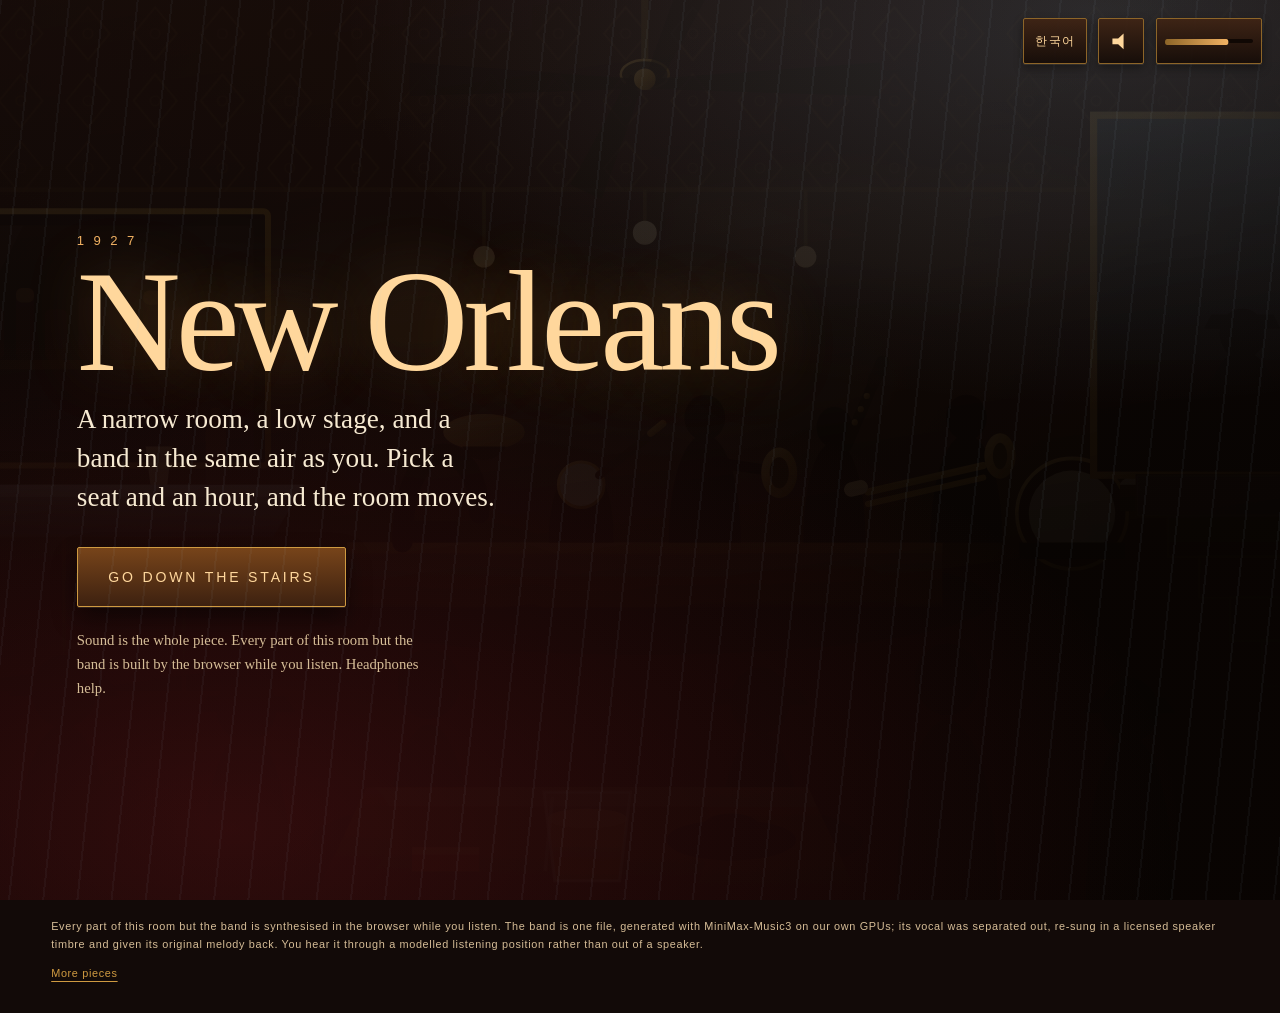
<file: neworleans-1927/index.html>
<!doctype html>
<html lang="en">
<head>
<meta charset="utf-8">
<meta name="viewport" content="width=device-width, initial-scale=1, viewport-fit=cover">
<title>New Orleans 1927 - a hot-jazz room you can move around in</title>
<meta name="description" content="A narrow hot-jazz room in 1927, with a live band at the far end of it. Choose a seat and an hour and the room moves around you. Everything but the band is synthesised in the browser while you listen.">
<meta name="theme-color" content="#120a08">
<meta property="og:title" content="New Orleans 1927">
<meta property="og:description" content="Choose a seat and an hour in a 1927 hot-jazz room, and the band changes shape as you cross the floor. Everything but the band is synthesised in the browser.">
<meta property="og:type" content="website">
<meta property="og:url" content="https://sylvanus4.github.io/neworleans-1927/">
<link rel="canonical" href="https://sylvanus4.github.io/neworleans-1927/">
<link rel="stylesheet" href="assets/css/style.css">
</head>
<body>

<header class="rail">
  <button type="button" id="lang" class="rail-btn" aria-label="Switch to Korean">한국어</button>
  <button type="button" id="mute" class="rail-btn" aria-pressed="false" aria-label="Mute">
    <span class="ico" aria-hidden="true"></span>
  </button>
  <div class="vol" id="vol" role="slider" tabindex="0"
       aria-label="Volume" aria-valuemin="0" aria-valuemax="100" aria-valuenow="72"
       aria-valuetext="Volume 72 percent">
    <span class="vol-fill" id="volFill"></span>
  </div>
</header>

<main>

  <!-- The room is behind everything, including the stairwell screen. -->
  <svg class="scene" id="scene" viewBox="0 0 1200 750" preserveAspectRatio="xMidYMid slice"
       aria-hidden="true" focusable="false" xmlns="http://www.w3.org/2000/svg">
    <defs>
      <linearGradient id="gWall" x1="0" y1="0" x2="0" y2="1">
        <stop offset="0" stop-color="#4b271b"/><stop offset="0.5" stop-color="#33190f"/>
        <stop offset="1" stop-color="#1c0e08"/>
      </linearGradient>
      <linearGradient id="gStage" x1="0" y1="0" x2="0" y2="1">
        <stop offset="0" stop-color="#6d3d1e"/><stop offset="1" stop-color="#2e180c"/>
      </linearGradient>
      <linearGradient id="gBrass" x1="0" y1="0" x2="1" y2="1">
        <stop offset="0" stop-color="#f0c069"/><stop offset="0.5" stop-color="#b47f2c"/>
        <stop offset="1" stop-color="#6b4715"/>
      </linearGradient>
      <linearGradient id="gZinc" x1="0" y1="0" x2="0" y2="1">
        <stop offset="0" stop-color="#8d8a84"/><stop offset="0.4" stop-color="#5b5751"/>
        <stop offset="1" stop-color="#2a2723"/>
      </linearGradient>
      <linearGradient id="gTable" x1="0" y1="0" x2="0" y2="1">
        <stop offset="0" stop-color="#6a3f21"/><stop offset="1" stop-color="#311a0c"/>
      </linearGradient>
      <linearGradient id="gDrink" x1="0" y1="0" x2="0" y2="1">
        <stop offset="0" stop-color="#e0913a"/><stop offset="1" stop-color="#8c4a12"/>
      </linearGradient>
      <!-- The only cold light in the building: the street, coming down the
           stairwell. Everything else in this room is a filament or a flame. -->
      <linearGradient id="gStreet" x1="0" y1="0" x2="0" y2="1">
        <stop offset="0" stop-color="#cfe6f5" stop-opacity="0.9"/>
        <stop offset="1" stop-color="#5f89a8" stop-opacity="0.05"/>
      </linearGradient>
      <radialGradient id="gLamp" cx="0.5" cy="0.5" r="0.5">
        <stop offset="0" stop-color="#ffd79c" stop-opacity="0.6"/>
        <stop offset="1" stop-color="#ffb055" stop-opacity="0"/>
      </radialGradient>
      <radialGradient id="gVig" cx="0.5" cy="0.44" r="0.68">
        <stop offset="0.24" stop-color="#000" stop-opacity="0"/>
        <stop offset="0.7" stop-color="#0a0503" stop-opacity="0.44"/>
        <stop offset="1" stop-color="#060201" stop-opacity="0.97"/>
      </radialGradient>
      <pattern id="pTin" width="56" height="56" patternUnits="userSpaceOnUse">
        <rect width="56" height="56" fill="none"/>
        <path d="M28 6 46 28 28 50 10 28Z" fill="none" stroke="#a4763a" stroke-width="1.6" opacity="0.5"/>
        <circle cx="28" cy="28" r="4" fill="none" stroke="#a4763a" stroke-width="1.2" opacity="0.4"/>
      </pattern>
      <filter id="fSmoke" x="-30%" y="-30%" width="160%" height="160%">
        <feTurbulence type="fractalNoise" baseFrequency="0.007 0.015" numOctaves="3" seed="11"/>
        <feDisplacementMap in="SourceGraphic" scale="52"/>
        <feGaussianBlur stdDeviation="17"/>
      </filter>
      <filter id="fGrain">
        <feTurbulence type="fractalNoise" baseFrequency="0.82" numOctaves="2" seed="5"/>
        <feColorMatrix type="saturate" values="0"/>
      </filter>
      <clipPath id="cDoor"><rect x="978" y="96" width="196" height="300"/></clipPath>
    </defs>

    <!-- back wall -->
    <rect x="-200" y="-420" width="1600" height="1500" fill="url(#gWall)"/>

    <!-- pressed tin ceiling: the hard surface the whole short reverb is -->
    <g opacity="0.5">
      <rect x="-200" y="-420" width="1600" height="580" fill="url(#pTin)"/>
      <path d="M-200 158H1400" stroke="#7d5525" stroke-width="4" opacity="0.7"/>
    </g>

    <!-- the ceiling fan, four blades, turning slowly -->
    <g>
      <path d="M604 -40V54" stroke="#6d4c22" stroke-width="6"/>
      <ellipse cx="604" cy="62" rx="20" ry="12" fill="#3d2a13" stroke="url(#gBrass)" stroke-width="2"/>
      <g class="fan" style="transform-origin:604px 66px">
        <path d="M604 66 L800 52 L800 80 L604 74Z" fill="#2a1a0d" opacity="0.86"/>
        <path d="M604 66 L408 52 L408 80 L604 74Z" fill="#2a1a0d" opacity="0.86"/>
        <path d="M604 66 L640 -34 L666 -22 L616 70Z" fill="#241609" opacity="0.6"/>
        <path d="M604 66 L568 166 L542 154 L592 62Z" fill="#241609" opacity="0.6"/>
      </g>
      <circle cx="604" cy="66" r="9" fill="url(#gBrass)"/>
    </g>

    <!-- filament lamps over the stage, and the haze they light -->
    <g>
      <path d="M470 158V206M604 158V186M738 158V206" stroke="#5c4020" stroke-width="3"/>
      <circle cx="470" cy="214" r="9" fill="#ffd79c"/>
      <circle cx="604" cy="194" r="10" fill="#ffe3b6"/>
      <circle cx="738" cy="214" r="9" fill="#ffd79c"/>
      <ellipse id="hazeGlow" cx="604" cy="300" rx="360" ry="200" fill="url(#gLamp)" opacity="0.14"/>
    </g>

    <!-- ── the bar, along the left wall ──────────────────────────── -->
    <g>
      <!-- mirror and bottle shelf -->
      <rect x="-40" y="176" width="330" height="212" rx="4" fill="#1b0f09"/>
      <rect x="-40" y="176" width="330" height="212" rx="4" fill="none" stroke="url(#gBrass)" stroke-width="5"/>
      <rect x="-28" y="188" width="306" height="188" fill="#2a1a12" opacity="0.9"/>
      <path d="M-28 188 L86 188 L-10 376 L-28 376Z" fill="#ffe2b0" opacity="0.07"/>
      <g>
        <rect x="-20" y="300" width="290" height="8" fill="#4a2e15"/>
        <g fill="#3c1d16">
          <rect x="0" y="252" width="18" height="48" rx="5"/><rect x="26" y="244" width="16" height="56" rx="5"/>
          <rect x="50" y="256" width="20" height="44" rx="5"/><rect x="80" y="240" width="15" height="60" rx="5"/>
          <rect x="104" y="258" width="19" height="42" rx="5"/><rect x="132" y="248" width="16" height="52" rx="5"/>
          <rect x="158" y="254" width="18" height="46" rx="5"/><rect x="186" y="242" width="15" height="58" rx="5"/>
          <rect x="210" y="256" width="20" height="44" rx="5"/><rect x="240" y="250" width="16" height="50" rx="5"/>
        </g>
        <g fill="#c98a3e" opacity="0.35">
          <rect x="0" y="252" width="18" height="12" rx="5"/><rect x="80" y="240" width="15" height="12" rx="5"/>
          <rect x="186" y="242" width="15" height="12" rx="5"/>
        </g>
      </g>
      <!-- the zinc counter -->
      <path d="M-60 404h380l-26 44H-60Z" fill="url(#gZinc)"/>
      <path d="M-60 404h380l-6 10H-60Z" fill="#b3aea6" opacity="0.55"/>
      <path d="M-60 448h354v128H-60Z" fill="#20130b"/>
      <g opacity="0.5" stroke="#4a2c15" stroke-width="3">
        <path d="M20 448v128M120 448v128M220 448v128"/>
      </g>
      <!-- a glass and a bottle already on it -->
      <path d="M188 372h22l-4 32h-14Z" fill="#e6c88f" opacity="0.65"/>
      <rect x="238" y="356" width="17" height="48" rx="4" fill="#4a2118"/>
      <rect x="242" y="340" width="9" height="18" rx="3" fill="#4a2118"/>
    </g>

    <!-- ── the stage, straight ahead ─────────────────────────────── -->
    <g>
      <ellipse cx="604" cy="500" rx="290" ry="46" fill="#0d0603" opacity="0.66"/>
      <path d="M356 452h496v54H356Z" fill="url(#gStage)"/>
      <path d="M356 452h496v9H356Z" fill="#8a5527" opacity="0.7"/>
      <path d="M356 506h496v16H356Z" fill="#150b05" opacity="0.8"/>

      <!-- tuba: the bass, standing at the back on the left -->
      <g>
        <path d="M402 452c0-46 16-74 34-74s30 22 30 50" fill="none" stroke="#1a0e07" stroke-width="17" stroke-linecap="round"/>
        <ellipse cx="470" cy="360" rx="34" ry="15" fill="url(#gBrass)" opacity="0.9"/>
        <path d="M452 372a20 20 0 0 0 36 0" fill="#1a0e07"/>
        <path d="M404 452h44v-18h-44Z" fill="#1a0e07"/>
      </g>

      <!-- banjo: chording on every beat, which is why it is dead centre back -->
      <g>
        <path d="M524 452c0-42 12-64 28-64s26 22 26 64Z" fill="#160c06"/>
        <circle cx="551" cy="404" r="19" fill="#e8d6ac" opacity="0.85"/>
        <circle cx="551" cy="404" r="19" fill="none" stroke="url(#gBrass)" stroke-width="2.5"/>
        <path d="M566 396l44-34" stroke="#2c1a0c" stroke-width="7" stroke-linecap="round"/>
        <path d="M609 361l10-8" stroke="url(#gBrass)" stroke-width="6" stroke-linecap="round"/>
      </g>

      <!-- the front line, standing at the lip: cornet, clarinet, trombone.
           Three men improvising at once is the whole shape of this music, so
           they are the only figures drawn at full height. -->
      <g>
        <!-- cornet, bell pointed straight out of the picture -->
        <path d="M624 452c0-56 14-90 30-90s30 34 30 90Z" fill="#0d0603"/>
        <ellipse cx="654" cy="348" rx="17" ry="19" fill="#0d0603"/>
        <path d="M668 386l38 6" stroke="#0d0603" stroke-width="9" stroke-linecap="round"/>
        <ellipse cx="716" cy="394" rx="15" ry="21" fill="url(#gBrass)"/>
        <ellipse cx="716" cy="394" rx="8" ry="13" fill="#3a2409"/>
        <path d="M690 392h20" stroke="url(#gBrass)" stroke-width="7" stroke-linecap="round"/>
      </g>
      <g>
        <!-- clarinet, held high, which is where it goes in the last chorus -->
        <path d="M736 452c0-52 12-84 26-84s26 32 26 84Z" fill="#100804"/>
        <ellipse cx="762" cy="356" rx="15" ry="17" fill="#100804"/>
        <path d="M772 372l24-56" stroke="#1a0f06" stroke-width="9" stroke-linecap="round"/>
        <path d="M795 318l7-16" stroke="#241407" stroke-width="11" stroke-linecap="round"/>
        <g fill="url(#gBrass)" opacity="0.8">
          <circle cx="779" cy="352" r="2.6"/><circle cx="784" cy="341" r="2.6"/><circle cx="789" cy="330" r="2.6"/>
        </g>
      </g>
      <g>
        <!-- trombone, slide out in fourth position -->
        <path d="M842 452c0-56 14-90 30-90s30 34 30 90Z" fill="#0d0603"/>
        <ellipse cx="872" cy="348" rx="17" ry="19" fill="#0d0603"/>
        <path d="M886 388l-96 22" stroke="url(#gBrass)" stroke-width="6" stroke-linecap="round"/>
        <path d="M886 398l-96 22" stroke="url(#gBrass)" stroke-width="5" stroke-linecap="round"/>
        <path d="M784 406l-8 2" stroke="#e6c088" stroke-width="12" stroke-linecap="round"/>
        <ellipse cx="900" cy="380" rx="13" ry="19" fill="url(#gBrass)"/>
        <ellipse cx="900" cy="380" rx="6" ry="11" fill="#3a2409"/>
      </g>

      <!-- drums, off to the right: bass drum, snare, and a wood block -->
      <g>
        <ellipse cx="960" cy="428" rx="46" ry="46" fill="#231207"/>
        <ellipse cx="960" cy="428" rx="46" ry="46" fill="none" stroke="url(#gBrass)" stroke-width="3"/>
        <ellipse cx="960" cy="428" rx="36" ry="36" fill="#e4d3ab" opacity="0.72"/>
        <path d="M916 452h88v14h-88Z" fill="#150b05"/>
        <ellipse cx="1024" cy="404" rx="24" ry="9" fill="#d9c69c" opacity="0.8"/>
        <path d="M1000 404h48v22h-48Z" fill="#2b170a"/>
        <rect x="1040" y="366" width="26" height="12" rx="3" fill="#7a4c1e"/>
        <path d="M1048 366l14-26" stroke="#3a2210" stroke-width="5" stroke-linecap="round"/>
      </g>
    </g>

    <!-- ── the stairs and the door, on the right ─────────────────── -->
    <g>
      <rect x="978" y="96" width="196" height="300" fill="#0c0805"/>
      <g clip-path="url(#cDoor)">
        <rect x="978" y="96" width="196" height="300" fill="url(#gStreet)" opacity="0.5"/>
        <path d="M978 300h196v96H978Z" fill="#0e0a07" opacity="0.8"/>
        <!-- somebody standing in the doorway with the street behind them -->
        <path d="M1064 396c0-64 18-104 38-104s38 40 38 104Z" fill="#0a0605"/>
        <ellipse cx="1102" cy="278" rx="19" ry="21" fill="#0a0605"/>
        <path d="M1076 262h52l6 12h-64Z" fill="#0a0605"/>
      </g>
      <rect x="978" y="96" width="196" height="300" fill="none" stroke="url(#gBrass)" stroke-width="6"/>
      <!-- the flight of stairs coming down into the room -->
      <g fill="#241408" stroke="#3d2411" stroke-width="2">
        <path d="M1200 396h-186v34h186Z"/>
        <path d="M1200 430h-160v34h160Z"/>
        <path d="M1200 464h-134v34h134Z"/>
        <path d="M1200 498h-108v36h108Z"/>
        <path d="M1200 534h-82v38h82Z"/>
      </g>
      <!-- and the cold light lying across them -->
      <g opacity="0.4">
        <path d="M1014 396h186v34h-186Z" fill="#a8cde6" opacity="0.3"/>
        <path d="M1040 430h160v22h-160Z" fill="#a8cde6" opacity="0.18"/>
        <path d="M1066 464h134v14h-134Z" fill="#a8cde6" opacity="0.1"/>
      </g>
    </g>

    <!-- ── the crowd, between you and the stage ──────────────────── -->
    <g fill="#0b0604">
      <g opacity="0.92">
        <ellipse cx="120" cy="576" rx="27" ry="30"/><path d="M84 566h72l10 14H74Z"/>
        <path d="M78 750c0-92 20-146 42-146s42 54 42 146Z"/>
        <ellipse cx="272" cy="590" rx="25" ry="28"/><path d="M240 580h64l9 13h-82Z"/>
        <path d="M234 750c0-88 18-140 38-140s38 52 38 140Z"/>
        <ellipse cx="424" cy="570" rx="26" ry="29"/>
        <path d="M386 750c0-92 18-146 38-146s38 54 38 146Z"/>
        <ellipse cx="700" cy="584" rx="25" ry="28"/><path d="M668 574h64l9 13h-82Z"/>
        <path d="M662 750c0-88 18-140 38-140s38 52 38 140Z"/>
        <ellipse cx="856" cy="566" rx="27" ry="30"/>
        <path d="M814 750c0-94 20-150 42-150s42 56 42 150Z"/>
        <ellipse cx="1008" cy="592" rx="24" ry="27"/><path d="M978 582h60l8 12h-76Z"/>
        <path d="M972 750c0-86 16-136 36-136s36 50 36 136Z"/>
      </g>
    </g>

    <!-- ── your own table, right in front of you ─────────────────── -->
    <g>
      <ellipse cx="556" cy="700" rx="230" ry="40" fill="#080402" opacity="0.7"/>
      <path d="M372 656h368l44 94H328Z" fill="url(#gTable)"/>
      <path d="M372 656h368l7 16H365Z" fill="#8a5a2e" opacity="0.5"/>
      <!-- the glass. It is the only meter this room is allowed: see app.js. -->
      <g>
        <path d="M520 660h72l-9 74h-54Z" fill="#f0e6cd" opacity="0.2"/>
        <path d="M523 682h66l-7 52h-52Z" fill="url(#gDrink)" opacity="0.9"/>
        <ellipse id="glassSurface" cx="556" cy="682" rx="33" ry="8" fill="#f0ae5a" opacity="0.95"/>
        <path d="M520 660h72l-9 74h-54Z" fill="none" stroke="#f5e9c9" stroke-width="2.5" opacity="0.55"/>
        <path d="M527 664l-6 62" stroke="#fff5dd" stroke-width="3" opacity="0.35"/>
      </g>
      <!-- somebody's hat brim on the table edge, and a box of matches -->
      <ellipse cx="676" cy="700" rx="54" ry="17" fill="#160c06"/>
      <path d="M652 690c0-16 48-16 48 0v6h-48Z" fill="#1d1108"/>
      <path d="M410 706h56v20h-56Z" fill="#a8391b"/>
      <path d="M410 706h56v6h-56Z" fill="#d8703a"/>
    </g>

    <!-- smoke at head height, not a wash over the whole room -->
    <g class="smoke" opacity="0.14" filter="url(#fSmoke)">
      <ellipse cx="420" cy="250" rx="270" ry="50" fill="#ffd9a3"/>
      <ellipse cx="860" cy="192" rx="230" ry="44" fill="#ffcf90"/>
      <ellipse cx="620" cy="330" rx="200" ry="36" fill="#ffe0b4"/>
    </g>
    <rect x="-200" y="-420" width="1600" height="1500" filter="url(#fGrain)" opacity="0.1"
          style="mix-blend-mode:overlay"/>
    <rect x="-200" y="-420" width="1600" height="1500" fill="url(#gVig)"/>
  </svg>

  <!-- ── the stairs down ──────────────────────────────────────────── -->
  <section id="cover" class="cover">
    <p class="cover-year" id="cYear">1927</p>
    <h1 class="cover-title" id="cTitle">New Orleans</h1>
    <p class="cover-hero" id="cHero"></p>
    <button type="button" id="begin" class="begin"><span id="cBegin"></span></button>
    <p class="cover-note" id="cNote"></p>
    <p class="cover-warn" id="cWarn" hidden></p>
  </section>

  <!-- ── the room ─────────────────────────────────────────────────── -->
  <div id="room" class="room" hidden>

    <div class="stage">

      <!-- the table card -->
      <form id="cardForm" class="card" novalidate>
        <div class="card-rule" aria-hidden="true"></div>
        <div class="card-head">
          <h2 class="card-h" id="sHead">TABLE CARD</h2>
          <p class="card-sub" id="sSub"></p>
        </div>
        <p class="card-hint" id="sHint"></p>

        <div class="row">
          <p class="q" id="qSeat">Put me</p>
          <div class="chips" role="radiogroup" aria-labelledby="qSeat" data-group="seat">
            <button type="button" class="chip" role="radio" data-value="front" aria-checked="false" tabindex="-1"></button>
            <button type="button" class="chip" role="radio" data-value="bar" aria-checked="true" tabindex="0"></button>
            <button type="button" class="chip" role="radio" data-value="back" aria-checked="false" tabindex="-1"></button>
            <button type="button" class="chip" role="radio" data-value="stairs" aria-checked="false" tabindex="-1"></button>
          </div>
        </div>

        <div class="row">
          <p class="q" id="qHour">And it is</p>
          <div class="chips" role="radiogroup" aria-labelledby="qHour" data-group="hour">
            <button type="button" class="chip" role="radio" data-value="early" aria-checked="false" tabindex="-1"></button>
            <button type="button" class="chip" role="radio" data-value="midnight" aria-checked="true" tabindex="0"></button>
            <button type="button" class="chip" role="radio" data-value="two" aria-checked="false" tabindex="-1"></button>
            <button type="button" class="chip" role="radio" data-value="close" aria-checked="false" tabindex="-1"></button>
          </div>
        </div>

        <button type="submit" id="send" class="send"></button>
        <div class="card-foot" aria-hidden="true"></div>
      </form>

      <!-- what is happening on the floor right now -->
      <p class="floor-line" id="floorLine" role="status" aria-live="polite"></p>

      <!-- what reaches this seat, and what else is in the air -->
      <aside class="readouts">
        <section id="now" class="now" hidden>
          <h2 class="now-h" id="nHead">From this seat</h2>
          <p class="now-where" id="nWhere"></p>
          <p class="now-medium" id="nMedium"></p>
          <p class="now-tempo" id="nTempo"></p>
          <ul class="meters" id="nMeters"></ul>
          <button type="button" id="again" class="again"></button>
        </section>

        <section class="legend" id="legend">
          <h2 class="legend-h" id="lHead">What is in the air</h2>
          <p id="lCrowd"></p>
          <p id="lBar"></p>
          <p id="lFloor"></p>
          <p id="lStreet"></p>
        </section>
      </aside>

    </div>
  </div>
</main>

<footer class="foot">
  <span id="fNote"></span>
  <a href="https://sylvanus4.github.io" id="fCredit">More pieces</a>
</footer>

<script type="module" src="assets/js/app.js"></script>
</body>
</html>
</file>
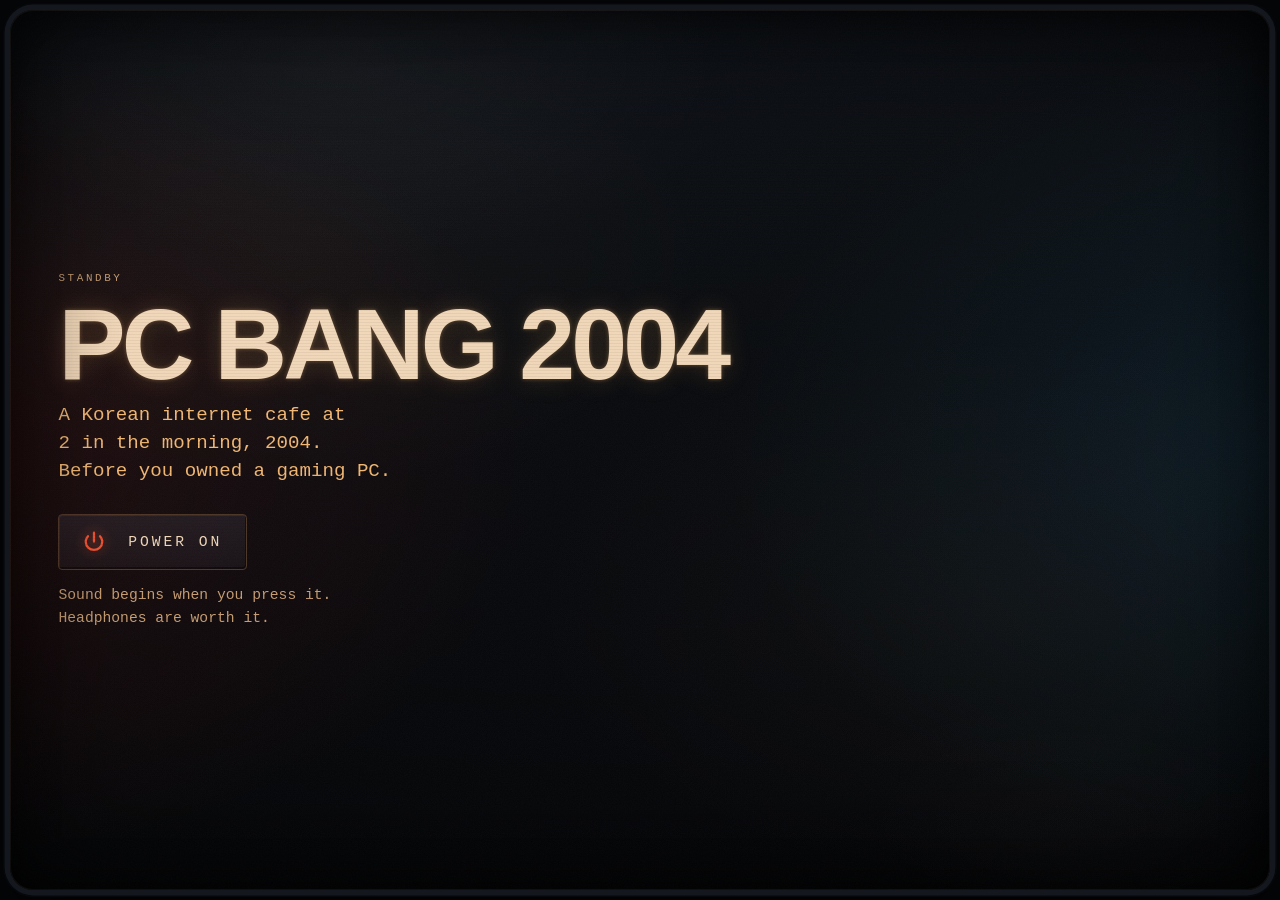
<file: pcbang-2004/index.html>
<!doctype html>
<html lang="en">
<head>
<meta charset="utf-8">
<meta name="viewport" content="width=device-width, initial-scale=1, viewport-fit=cover">
<title>PC Bang 2004</title>
<meta name="description" content="A Korean internet cafe at 2 in the morning, 2004. Pick a seat and the room remixes around you. The room is synthesized in the browser; only the music is a generated file.">
<meta name="theme-color" content="#07090c">
<meta name="color-scheme" content="dark">
<link rel="canonical" href="https://sylvanus4.github.io/pcbang-2004/">
<meta property="og:type" content="website">
<meta property="og:title" content="PC Bang 2004">
<meta property="og:description" content="A Korean internet cafe at 2 in the morning, 2004. Pick a seat and the room remixes around you.">
<meta property="og:url" content="https://sylvanus4.github.io/pcbang-2004/">
<meta property="og:locale" content="en_US">
<meta property="og:locale:alternate" content="ko_KR">
<meta name="twitter:card" content="summary_large_image">
<link rel="icon" href="data:image/svg+xml,%3Csvg xmlns='http://www.w3.org/2000/svg' viewBox='0 0 32 32'%3E%3Crect width='32' height='32' rx='6' fill='%230a0c0f'/%3E%3Crect x='5' y='8' width='22' height='15' rx='3' fill='none' stroke='%23ffc27a' stroke-width='2'/%3E%3Crect x='13' y='24' width='6' height='2' fill='%23ffc27a'/%3E%3C/svg%3E">
<link rel="stylesheet" href="assets/css/style.css">
</head>
<body>

<div class="crt" id="crt">

  <main class="screen" id="screen">

    <!-- ── cold open ─────────────────────────────────────────────── -->
    <section class="power" id="power" aria-labelledby="power-h">
      <p class="eyebrow" data-i18n="standby"></p>
      <h1 class="power__title" id="power-h" data-i18n="title"></h1>
      <p class="power__line" data-i18n="hero"></p>
      <button class="power__btn" id="power-btn" type="button">
        <span class="power__glyph" aria-hidden="true">
          <svg viewBox="0 0 24 24" width="26" height="26" fill="none" stroke="currentColor" stroke-width="2.1" stroke-linecap="round">
            <path d="M12 3.4v8.2"></path>
            <path d="M6.4 6.6a7.6 7.6 0 1 0 11.2 0"></path>
          </svg>
        </span>
        <span class="power__label" data-i18n="powerOn"></span>
      </button>
      <p class="power__hint" data-i18n="powerHint"></p>
      <p class="power__fail" id="power-fail" role="alert" hidden></p>
    </section>

    <!-- ── power-on sequence ─────────────────────────────────────── -->
    <div class="boot" id="boot" hidden aria-hidden="true">
      <div class="boot__raster" id="boot-raster"></div>
      <pre class="boot__lines" id="boot-lines"></pre>
    </div>
    <button class="boot__skip" id="boot-skip" type="button" hidden data-i18n="skip"></button>

    <!-- ── the desktop shell ─────────────────────────────────────── -->
    <div class="shell" id="shell" hidden>

      <header class="brand">
        <p class="brand__mark"><span class="brand__dot" aria-hidden="true"></span><span data-i18n="brand"></span></p>
        <button class="lang" id="lang-btn" type="button"></button>
      </header>

      <div class="hero" id="hero">
        <!-- the single h1 is moved here by app.js after boot -->
        <p class="hero__line" data-i18n="hero"></p>
      </div>

      <aside class="ticket" id="ticket" aria-labelledby="ticket-h">
        <p class="ticket__head" id="ticket-h"><span class="ticket__pip" aria-hidden="true"></span><span data-i18n="remaining"></span></p>
        <p class="ticket__clock" id="clock" role="timer" aria-live="off">02:00:00</p>
        <p class="ticket__note" id="ticket-note" data-i18n="prepaid"></p>
        <button class="ticket__btn" id="add-time" type="button">
          <span data-i18n="addTime"></span>
          <span class="ticket__price" data-i18n="price"></span>
        </button>
      </aside>

      <section class="map" aria-labelledby="map-h">
        <h2 class="sec-h" id="map-h" data-i18n="seatHead"></h2>
        <div class="map__plan" id="plan"></div>
        <div class="seats" id="seats" role="group" aria-labelledby="map-h"></div>
      </section>

      <section class="rack" aria-labelledby="rack-h">
        <h2 class="sec-h" id="rack-h" data-i18n="layerHead"></h2>
        <div class="rack__list" id="layers"></div>
      </section>

      <section class="meter" aria-labelledby="meter-h">
        <h2 class="sec-h sec-h--inline" id="meter-h" data-i18n="nowHead"></h2>
        <p class="meter__text" id="now-playing" aria-live="polite"></p>
      </section>

      <footer class="foot">
        <div class="foot__vol">
          <button class="mute" id="mute-btn" type="button" aria-pressed="false">
            <span class="mute__icon" id="mute-icon" aria-hidden="true"></span>
            <span class="mute__label" id="mute-label"></span>
          </button>
          <label class="vol">
            <span class="vol__label" data-i18n="volume"></span>
            <input class="vol__input" id="vol" type="range" min="0" max="100" step="1" value="70">
          </label>
        </div>
        <p class="foot__note"><span data-i18n="synthNote"></span> <a class="foot__link" href="https://sylvanus4.github.io" rel="noopener">sylvanus4</a></p>
      </footer>

    </div>
  </main>

  <!-- ── atmosphere, all non-interactive ───────────────────────── -->
  <div class="fx fx--haze" aria-hidden="true"></div>
  <div class="fx fx--scan" aria-hidden="true"></div>
  <div class="fx fx--grain" aria-hidden="true"></div>
  <div class="fx fx--fringe" aria-hidden="true"></div>
  <div class="fx fx--flicker" aria-hidden="true"></div>
  <div class="fx fx--glass" aria-hidden="true"></div>
  <div class="fx fx--vignette" aria-hidden="true"></div>
</div>

<noscript>
  <p class="noscript">This piece synthesizes its entire soundtrack at runtime, so it needs JavaScript. Nothing is loaded from a server.</p>
</noscript>

<script type="module" src="assets/js/app.js"></script>
</body>
</html>
</file>
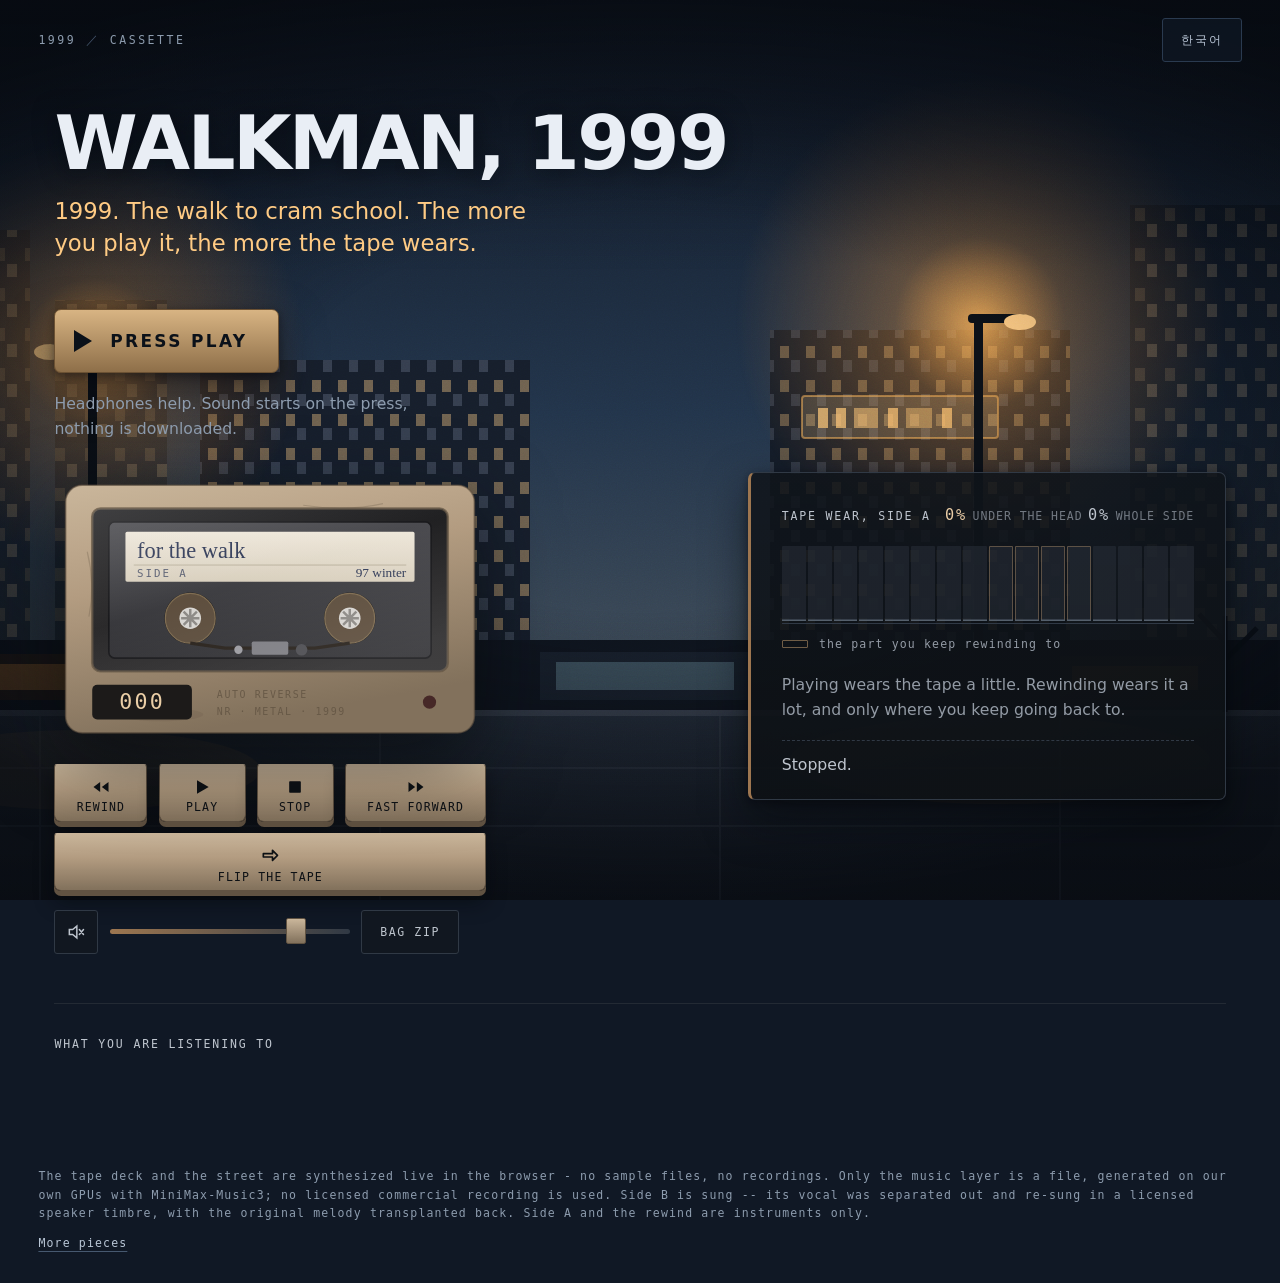
<file: walkman-1999/index.html>
<!doctype html>
<html lang="en">
<head>
<meta charset="utf-8">
<meta name="viewport" content="width=device-width, initial-scale=1">
<title>Walkman, 1999</title>
<meta name="description" content="A cassette Walkman on the walk to cram school, Korea 1999. The tape wears out as you play it, and rewinding wears it fastest. Every sound is synthesized in the browser.">
<meta property="og:title" content="Walkman, 1999">
<meta property="og:description" content="A cassette Walkman on the walk to cram school, Korea 1999. The tape wears out as you play it, and rewinding wears it fastest.">
<meta property="og:type" content="website">
<meta property="og:url" content="https://sylvanus4.github.io/walkman-1999/">
<link rel="canonical" href="https://sylvanus4.github.io/walkman-1999/">
<meta name="theme-color" content="#141c26">
<link rel="stylesheet" href="assets/css/style.css">
</head>
<body>

<!-- ── the street ─────────────────────────────────────────────────────────── -->
<div class="scene" aria-hidden="true">
  <svg class="scene-svg" viewBox="0 0 1600 900" preserveAspectRatio="xMidYMax slice">
    <defs>
      <linearGradient id="sky" x1="0" y1="0" x2="0" y2="1">
        <stop offset="0" stop-color="#101825"/>
        <stop offset="0.46" stop-color="#22344a"/>
        <stop offset="0.74" stop-color="#3d4a57"/>
        <stop offset="1" stop-color="#2b3240"/>
      </linearGradient>
      <radialGradient id="lamp" cx="0.5" cy="0.5" r="0.5">
        <stop offset="0" stop-color="#ffb257" stop-opacity="0.85"/>
        <stop offset="0.35" stop-color="#f39a3c" stop-opacity="0.3"/>
        <stop offset="1" stop-color="#e8892c" stop-opacity="0"/>
      </radialGradient>
      <linearGradient id="road" x1="0" y1="0" x2="0" y2="1">
        <stop offset="0" stop-color="#242d3a"/>
        <stop offset="1" stop-color="#161c26"/>
      </linearGradient>
      <pattern id="win" width="26" height="34" patternUnits="userSpaceOnUse">
        <rect width="9" height="12" x="4" y="6" fill="#ffcf8a" opacity="0.5"/>
        <rect width="9" height="12" x="15" y="20" fill="#cfe0ff" opacity="0.22"/>
      </pattern>
      <pattern id="win2" width="30" height="40" patternUnits="userSpaceOnUse">
        <rect width="10" height="13" x="5" y="8" fill="#ffcf8a" opacity="0.28"/>
        <rect width="10" height="13" x="17" y="24" fill="#ffd9a0" opacity="0.4"/>
      </pattern>
    </defs>

    <rect width="1600" height="900" fill="url(#sky)"/>

    <!-- far towers -->
    <g opacity="0.55">
      <rect x="40" y="230" width="150" height="420" fill="#0e1520"/>
      <rect x="40" y="230" width="150" height="420" fill="url(#win2)"/>
      <rect x="215" y="300" width="112" height="350" fill="#111a26"/>
      <rect x="215" y="300" width="112" height="350" fill="url(#win2)"/>
      <rect x="1290" y="205" width="164" height="445" fill="#0d141f"/>
      <rect x="1290" y="205" width="164" height="445" fill="url(#win2)"/>
      <rect x="1470" y="315" width="110" height="335" fill="#111a26"/>
      <rect x="1470" y="315" width="110" height="335" fill="url(#win2)"/>
    </g>

    <!-- near block with the cram school on the upper floors -->
    <g>
      <rect x="360" y="360" width="330" height="300" fill="#161e2b"/>
      <rect x="360" y="360" width="330" height="300" fill="url(#win)" opacity="0.75"/>
      <rect x="930" y="330" width="300" height="330" fill="#141c28"/>
      <rect x="930" y="330" width="300" height="330" fill="url(#win)" opacity="0.6"/>
      <!-- the lit sign of a hagwon two floors up -->
      <rect x="962" y="396" width="196" height="42" rx="3" fill="#f0d7a8" opacity="0.16"/>
      <rect x="962" y="396" width="196" height="42" rx="3" fill="none" stroke="#ffbc63" stroke-width="2" opacity="0.5"/>
      <g opacity="0.72">
        <rect x="978" y="408" width="10" height="20" fill="#ffcd82"/>
        <rect x="996" y="408" width="10" height="20" fill="#ffcd82"/>
        <rect x="1014" y="408" width="24" height="20" fill="#ffcd82" opacity="0.75"/>
        <rect x="1048" y="408" width="10" height="20" fill="#ffcd82"/>
        <rect x="1066" y="408" width="26" height="20" fill="#ffcd82" opacity="0.6"/>
        <rect x="1102" y="408" width="10" height="20" fill="#ffcd82"/>
      </g>
    </g>

    <!-- shop row at eye level -->
    <rect x="0" y="640" width="1600" height="70" fill="#0f151f"/>
    <g opacity="0.8">
      <rect x="120" y="654" width="170" height="46" fill="#2a1f18"/>
      <rect x="132" y="664" width="146" height="26" fill="#d98b3a" opacity="0.5"/>
      <rect x="700" y="652" width="210" height="48" fill="#1b2430"/>
      <rect x="716" y="662" width="178" height="28" fill="#9fd3e0" opacity="0.32"/>
      <rect x="1220" y="656" width="150" height="44" fill="#241d18"/>
      <rect x="1232" y="666" width="126" height="24" fill="#d98b3a" opacity="0.42"/>
    </g>

    <!-- pavement and road -->
    <rect x="0" y="710" width="1600" height="190" fill="url(#road)"/>
    <rect x="0" y="710" width="1600" height="6" fill="#4c5563" opacity="0.5"/>
    <g stroke="#39414e" stroke-width="2" opacity="0.5">
      <path d="M0 768 H1600"/><path d="M0 826 H1600"/>
      <path d="M200 710 V900"/><path d="M540 710 V900"/><path d="M880 710 V900"/><path d="M1220 710 V900"/>
    </g>

    <!-- sodium lamps -->
    <g>
      <circle cx="255" cy="352" r="210" fill="url(#lamp)"/>
      <circle cx="1140" cy="322" r="245" fill="url(#lamp)"/>
      <g fill="#0b1017">
        <rect x="248" y="352" width="9" height="360"/>
        <rect x="206" y="344" width="58" height="9" rx="4"/>
        <rect x="1134" y="322" width="9" height="390"/>
        <rect x="1128" y="314" width="58" height="9" rx="4"/>
      </g>
      <ellipse cx="210" cy="352" rx="16" ry="8" fill="#ffcb84"/>
      <ellipse cx="1180" cy="322" rx="16" ry="8" fill="#ffcb84"/>
      <ellipse cx="240" cy="770" rx="180" ry="40" fill="#f0a44a" opacity="0.09"/>
      <ellipse cx="1160" cy="760" rx="210" ry="44" fill="#f0a44a" opacity="0.1"/>
    </g>

    <!-- winter trees, no leaves -->
    <g stroke="#0c111a" stroke-width="5" fill="none" opacity="0.9">
      <path d="M470 712 V620 M470 664 l-30 -34 M470 646 l28 -30 M470 632 l-20 -26"/>
      <path d="M1385 712 V616 M1385 660 l32 -32 M1385 642 l-26 -28"/>
    </g>
  </svg>
  <div class="vignette"></div>
</div>

<svg class="grain" aria-hidden="true" width="100%" height="100%">
  <filter id="grainf"><feTurbulence type="fractalNoise" baseFrequency="0.85" numOctaves="3" stitchTiles="stitch"/></filter>
  <rect width="100%" height="100%" filter="url(#grainf)"/>
</svg>

<!-- ── chrome ─────────────────────────────────────────────────────────────── -->
<header class="topbar">
  <p class="mark">1999 <span>／</span> cassette</p>
  <button id="lang-btn" class="ghost" type="button" data-i18n="langToggle" aria-label="한국어로 보기">한국어</button>
</header>

<main>
  <h1 class="hero-title" data-i18n="title">Walkman, 1999</h1>
  <p class="hero-line" data-i18n="heroLine">1999. The walk to cram school. The more you play it, the more the tape wears.</p>

  <!-- cover -->
  <div class="cover" id="cover">
    <button id="begin" class="begin" type="button">
      <span class="begin-glyph" aria-hidden="true"></span>
      <span data-i18n="begin">Press play</span>
    </button>
    <p class="begin-note" id="begin-note" data-i18n="beginNote">Headphones help. Sound starts on the press, nothing is downloaded.</p>
  </div>

  <!-- the deck -->
  <section class="deck idle" id="deck" aria-labelledby="deck-h" inert>
    <h2 id="deck-h" class="sr-only">The player</h2>

    <div class="player">
      <svg class="wm" viewBox="0 0 520 330" role="img" aria-labelledby="wm-t">
        <title id="wm-t">A portable cassette player with the tape visible through its window</title>
        <defs>
          <linearGradient id="shell" x1="0" y1="0" x2="0.3" y2="1">
            <stop offset="0" stop-color="#d8b483"/>
            <stop offset="0.42" stop-color="#c39a68"/>
            <stop offset="1" stop-color="#8e6f49"/>
          </linearGradient>
          <linearGradient id="win-g" x1="0" y1="0" x2="0" y2="1">
            <stop offset="0" stop-color="#1b1b1e"/>
            <stop offset="1" stop-color="#2c2a2b"/>
          </linearGradient>
          <linearGradient id="cass" x1="0" y1="0" x2="0" y2="1">
            <stop offset="0" stop-color="#4a4a52" stop-opacity="0.95"/>
            <stop offset="1" stop-color="#2f2f36" stop-opacity="0.95"/>
          </linearGradient>
          <linearGradient id="paper" x1="0" y1="0" x2="0" y2="1">
            <stop offset="0" stop-color="#f2e6cd"/>
            <stop offset="1" stop-color="#dfcfae"/>
          </linearGradient>
          <linearGradient id="glass" x1="0" y1="0" x2="0.7" y2="1">
            <stop offset="0" stop-color="#ffffff" stop-opacity="0.16"/>
            <stop offset="0.5" stop-color="#ffffff" stop-opacity="0.02"/>
            <stop offset="1" stop-color="#ffffff" stop-opacity="0.1"/>
          </linearGradient>
        </defs>

        <!-- body -->
        <rect x="14" y="16" width="492" height="298" rx="20" fill="url(#shell)"/>
        <rect x="14" y="16" width="492" height="298" rx="20" fill="none" stroke="#6b5133" stroke-width="2" opacity="0.6"/>
        <!-- scuffs: nine years of a pocket -->
        <g stroke="#6d5334" stroke-width="1.4" opacity="0.28" fill="none">
          <path d="M52 268 q40 -12 86 -4"/><path d="M300 40 q52 8 96 -2"/>
          <path d="M40 96 q10 40 2 78"/><path d="M462 150 q-8 44 2 84"/>
        </g>
        <ellipse cx="128" cy="292" rx="52" ry="8" fill="#7d5f3c" opacity="0.3"/>

        <!-- window -->
        <rect x="46" y="44" width="428" height="196" rx="10" fill="url(#win-g)"/>
        <rect x="46" y="44" width="428" height="196" rx="10" fill="none" stroke="#6d5334" stroke-width="3" opacity="0.7"/>

        <!-- cassette shell -->
        <rect x="66" y="60" width="388" height="164" rx="7" fill="url(#cass)"/>
        <rect x="66" y="60" width="388" height="164" rx="7" fill="none" stroke="#15151a" stroke-width="2"/>
        <!-- label, written on with a ballpoint -->
        <rect x="86" y="72" width="348" height="60" rx="2" fill="url(#paper)"/>
        <line x1="96" y1="112" x2="424" y2="112" stroke="#b9a883" stroke-width="1"/>
        <text class="hand" id="lbl-1" x="100" y="103" font-size="27">for the walk</text>
        <text class="hand" id="lbl-2" x="424" y="126" font-size="16" text-anchor="end">97 winter</text>
        <text class="lbl-side" id="lbl-side" x="100" y="126" font-size="13">SIDE A</text>

        <!-- reels -->
        <g id="reel-l" class="reel">
          <circle cx="164" cy="176" r="31" fill="#0d0a08"/>
          <circle id="pack-l" class="pack" cx="164" cy="176" r="30" fill="#66492b" stroke="#8a6836" stroke-width="1.5"/>
          <circle cx="164" cy="176" r="13" fill="#d9d5cd"/>
          <g stroke="#8d8880" stroke-width="3">
            <path d="M164 165 v22 M153 176 h22 M156 168 l16 16 M172 168 l-16 16"/>
          </g>
        </g>
        <g id="reel-r" class="reel">
          <circle cx="356" cy="176" r="31" fill="#0d0a08"/>
          <circle id="pack-r" class="pack" cx="356" cy="176" r="30" fill="#66492b" stroke="#8a6836" stroke-width="1.5"/>
          <circle cx="356" cy="176" r="13" fill="#d9d5cd"/>
          <g stroke="#8d8880" stroke-width="3">
            <path d="M356 165 v22 M345 176 h22 M348 168 l16 16 M364 168 l-16 16"/>
          </g>
        </g>

        <!-- the tape between the reels, past the head -->
        <path d="M164 206 L206 212 L314 212 L356 206" fill="none" stroke="#2a1d12" stroke-width="4"/>
        <rect x="238" y="204" width="44" height="16" rx="2" fill="#7c7c86"/>
        <circle cx="298" cy="214" r="7" fill="#4a4a52"/>
        <circle cx="222" cy="214" r="5" fill="#9a9aa4"/>

        <rect x="46" y="44" width="428" height="196" rx="10" fill="url(#glass)"/>

        <!-- counter and lamp -->
        <rect x="46" y="256" width="120" height="42" rx="6" fill="#1d1a17"/>
        <text class="counter" id="counter" x="106" y="285" text-anchor="middle" font-size="26">000</text>
        <circle id="led" class="led" cx="452" cy="277" r="8" fill="#5a2320"/>
        <text class="stamp" x="196" y="272" font-size="12">AUTO REVERSE</text>
        <text class="stamp" x="196" y="292" font-size="12">NR  ·  METAL  ·  1999</text>
      </svg>

      <div class="transport" role="group" aria-label="Transport">
        <button id="btn-rew" class="key" type="button">
          <svg viewBox="0 0 24 24" aria-hidden="true"><path d="M11 6v12L3 12zM21 6v12l-8-6z"/></svg>
          <span data-i18n="rew">Rewind</span>
        </button>
        <button id="btn-play" class="key key-wide" type="button">
          <svg viewBox="0 0 24 24" aria-hidden="true"><path d="M6 4l14 8-14 8z"/></svg>
          <span data-i18n="play">Play</span>
        </button>
        <button id="btn-stop" class="key" type="button">
          <svg viewBox="0 0 24 24" aria-hidden="true"><rect x="5" y="5" width="14" height="14" rx="1"/></svg>
          <span data-i18n="stop">Stop</span>
        </button>
        <button id="btn-ff" class="key" type="button">
          <svg viewBox="0 0 24 24" aria-hidden="true"><path d="M13 6v12l8-6zM3 6v12l8-6z"/></svg>
          <span data-i18n="ff">Fast forward</span>
        </button>
        <button id="btn-flip" class="key key-flip" type="button">
          <svg viewBox="0 0 24 24" aria-hidden="true"><path d="M4 8h11V4l6 6-6 6v-4H4z"/></svg>
          <span data-i18n="flip">Flip the tape</span>
        </button>
      </div>

      <div class="mixer">
        <button id="btn-mute" class="ghost sq" type="button" aria-pressed="false" aria-label="Mute">
          <svg viewBox="0 0 24 24" aria-hidden="true"><path d="M4 9h4l5-4v14l-5-4H4zM16 9l5 6M21 9l-5 6"/></svg>
        </button>
        <input id="vol" class="vol" type="range" min="0" max="100" value="80" aria-label="Volume">
        <button id="btn-zip" class="ghost" type="button" data-i18n="zip">Bag zip</button>
      </div>
    </div>

    <!-- wear -->
    <div class="wear-panel">
      <p class="wear-head"><span id="wear-title">Tape wear, side A</span>
        <span class="wear-figs"><span id="wear-local">0%</span> <em data-i18n="wearHead">under the head</em>
          <span id="wear-mean">0%</span> <em data-i18n="wearMean">whole side</em></span></p>
      <div class="meter" id="meter" role="img" aria-label="Tape wear by section"></div>
      <p class="chorus-mark"><span class="tick" aria-hidden="true"></span><span data-i18n="chorusMark">the part you keep rewinding to</span></p>
      <p class="wear-note" data-i18n="wearNote">Playing wears the tape a little. Rewinding wears it a lot, and only where you keep going back to.</p>
      <p class="status" id="status" role="status" aria-live="polite"></p>
    </div>

    <details class="hear">
      <summary data-i18n="hearTitle">What you are listening to</summary>
      <p data-i18n="hearTape">A ballad in C sharp minor at 68 BPM on side A, dance pop at 124 BPM on side B.</p>
      <p data-i18n="hearTape2">Under it: hiss, wow and flutter, dropouts, and the top end going away.</p>
      <p data-i18n="hearStreet">Around it: footsteps, traffic, a bus, and a door buzzer at the end of the walk.</p>
    </details>
  </section>
</main>

<footer>
  <p data-i18n="credit">The tape deck and the street are synthesized live in the browser - no sample files, no recordings. Only the music layer is a file, generated on our own GPUs with MiniMax-Music3; no licensed commercial recording is used, and every track is instrumental.</p>
  <p><a href="https://sylvanus4.github.io" data-i18n="creditLink">More pieces</a></p>
</footer>

<script type="module" src="assets/js/app.js"></script>
</body>
</html>
</file>
<file: assets/css/rooms.css>
/* Six rooms, one hallway.
   The hallway is deliberately dark and almost empty: every room inside has a
   strong palette of its own, and chrome that competes with them makes all six
   look worse. Only the active room's hue is allowed to leak into the frame. */

:root {
  --room-hue: 210;

  --ink:        oklch(13% 0.012 var(--room-hue));
  --ink-deep:   oklch(9%  0.014 var(--room-hue));
  --paper:      oklch(93% 0.008 var(--room-hue));
  --paper-dim:  oklch(68% 0.012 var(--room-hue));
  --paper-faint:oklch(48% 0.012 var(--room-hue));
  --accent:     oklch(72% 0.14  var(--room-hue));
  --hairline:   oklch(26% 0.015 var(--room-hue));

  --tab-hue: var(--room-hue);

  --text-year:  clamp(0.62rem, 0.58rem + 0.12vw, 0.72rem);
  --text-name:  clamp(0.9rem, 0.84rem + 0.28vw, 1.05rem);
  --text-label: clamp(0.72rem, 0.68rem + 0.16vw, 0.82rem);

  --space-gutter: clamp(0.75rem, 0.4rem + 1.4vw, 1.75rem);

  --duration-fast:   140ms;
  --duration-normal: 320ms;
  --ease-out-expo: cubic-bezier(0.16, 1, 0.3, 1);
  --ease-spring:   cubic-bezier(0.34, 1.4, 0.64, 1);
}

* { box-sizing: border-box; }

html, body {
  height: 100%;
  margin: 0;
}

body {
  display: grid;
  grid-template-rows: auto 1fr auto;
  /* ⛔ 열을 명시하지 않으면 암시 열이 max-content 로 잡힌다. 탭 스트립은 자기 안에서
     스크롤되지만 max-content 는 여전히 탭 전체 폭이라, 문이 일곱이 되자 390px 폰에서
     열이 454px 이 되어 페이지 전체가 옆으로 밀렸다(2026-08-18 실측). 여섯일 때는 우연히
     들어갔을 뿐이다. minmax(0,1fr) 이 열을 뷰포트에 묶고 자식이 줄어들 수 있게 한다. */
  grid-template-columns: minmax(0, 1fr);
  background: var(--ink-deep);
  color: var(--paper);
  font-family: system-ui, -apple-system, "Apple SD Gothic Neo", "Malgun Gothic", sans-serif;
  /* the hue crossfade is what makes switching rooms feel like walking, not
     clicking — it is the one piece of motion the hallway is allowed */
  transition: background-color var(--duration-normal) var(--ease-out-expo);
}

/* body carries tabindex="-1" and gets focused once on load (rooms.js) purely to
   establish a real starting point for sequential keyboard navigation — without it
   Chromium's first Tab from a never-focused document jumps straight into the room
   iframe and skips the door strip entirely. It is never a visible focus target. */
body:focus {
  outline: none;
}

/* ---------- hallway header ---------- */

.hall {
  padding: var(--space-gutter) var(--space-gutter) 0;
  background:
    radial-gradient(120% 100% at 50% 0%, var(--ink) 0%, var(--ink-deep) 70%);
  border-bottom: 1px solid var(--hairline);
  transition: background-color var(--duration-normal) var(--ease-out-expo);
}

.hall__top {
  display: flex;
  align-items: baseline;
  gap: 0.75rem;
  flex-wrap: wrap;
  margin-bottom: 0.7rem;
}

.hall__title {
  font-size: var(--text-name);
  font-weight: 620;
  letter-spacing: -0.01em;
  margin: 0;
}

.hall__label {
  font-size: var(--text-label);
  color: var(--paper-dim);
  font-variant-numeric: tabular-nums;
  transition: color var(--duration-normal) var(--ease-out-expo);
}

/* ---------- the six doors ---------- */

.tabs {
  display: flex;
  gap: 0.15rem;
  overflow-x: auto;
  scrollbar-width: none;
  margin-bottom: -1px;
  /* On a phone the sixth door sits past the right edge with the scrollbar
     hidden, so nothing says it is there. Fade the trailing edge to admit the
     strip continues; the mask retracts once you have scrolled to the end. */
  -webkit-mask-image: linear-gradient(to right, #000 calc(100% - 2.2rem), transparent);
          mask-image: linear-gradient(to right, #000 calc(100% - 2.2rem), transparent);
}
.tabs[data-scroll-end="1"] {
  -webkit-mask-image: none;
          mask-image: none;
}
.tabs::-webkit-scrollbar { display: none; }

.tabs button {
  --tab-accent: oklch(72% 0.14 var(--tab-hue));

  position: relative;
  flex: 0 0 auto;
  display: grid;
  gap: 0.1rem;
  justify-items: start;
  min-height: 44px;
  padding: 0.45rem 0.95rem 0.6rem;
  border: 0;
  border-radius: 0.4rem 0.4rem 0 0;
  background: transparent;
  color: var(--paper-faint);
  font: inherit;
  text-align: left;
  cursor: pointer;
  transition:
    color var(--duration-fast) var(--ease-out-expo),
    background-color var(--duration-fast) var(--ease-out-expo),
    transform var(--duration-fast) var(--ease-spring);
}

.tabs button::after {
  content: "";
  position: absolute;
  inset-inline: 0.55rem;
  bottom: 0;
  height: 2px;
  border-radius: 2px;
  background: var(--tab-accent);
  transform: scaleX(0);
  transform-origin: center;
  transition: transform var(--duration-normal) var(--ease-out-expo);
}

.tab__year {
  font-size: var(--text-year);
  font-variant-numeric: tabular-nums;
  letter-spacing: 0.09em;
  opacity: 0.72;
}

.tab__name {
  font-size: var(--text-name);
  font-weight: 560;
  letter-spacing: -0.005em;
}

.tabs button:hover {
  color: var(--paper);
  background: color-mix(in oklch, var(--tab-accent) 9%, transparent);
}
.tabs button:hover::after { transform: scaleX(0.35); }

.tabs button:active { transform: translateY(1px); }

.tabs button:focus-visible {
  outline: 2px solid var(--tab-accent);
  outline-offset: -2px;
}

.tabs button[aria-selected="true"] {
  color: var(--paper);
  background: color-mix(in oklch, var(--tab-accent) 13%, transparent);
}
.tabs button[aria-selected="true"]::after { transform: scaleX(1); }

/* ---------- the room itself ---------- */

.room {
  position: relative;
  min-height: 0;          /* lets the frame shrink inside the grid row */
  background: var(--ink);
  transition: background-color var(--duration-normal) var(--ease-out-expo);
}

.room::after {
  /* a soft inner edge so the room reads as recessed rather than pasted on */
  content: "";
  position: absolute;
  inset: 0;
  pointer-events: none;
  box-shadow: inset 0 8px 22px -14px oklch(0% 0 0 / 0.85);
}

#room-frame {
  display: block;
  width: 100%;
  height: 100%;
  border: 0;
  background: var(--ink);
}

/* ---------- footer ---------- */

.colophon {
  padding: 0.6rem var(--space-gutter) 0.85rem;
  border-top: 1px solid var(--hairline);
  font-size: var(--text-year);
  line-height: 1.6;
  color: var(--paper-faint);
}

.colophon a {
  color: var(--paper-dim);
  text-decoration-color: color-mix(in oklch, currentColor 40%, transparent);
  text-underline-offset: 0.2em;
  transition: color var(--duration-fast) var(--ease-out-expo);
}
.colophon a:hover { color: var(--accent); }
.colophon a:focus-visible {
  outline: 2px solid var(--accent);
  outline-offset: 2px;
  border-radius: 2px;
}

@media (max-width: 30rem) {
  /* The colophon is a licensing statement, so it is not getting truncated —
     but it should not eat a tenth of a phone screen either. Tighter, not shorter. */
  .colophon {
    padding: 0.45rem var(--space-gutter) 0.6rem;
    font-size: 0.66rem;
    line-height: 1.5;
  }
}

@media (prefers-reduced-motion: reduce) {
  *, *::after { transition-duration: 1ms !important; }
}

/* ---------- a room that is not built yet ---------- */

/* An author `display` rule outranks the UA stylesheet's [hidden] { display:none },
   so anything given a display here would keep rendering while "hidden". That bit
   the pending panel: its text showed through the middle of a loaded room. Guard
   it once, globally, rather than per-component. */
[hidden] { display: none !important; }

.pending {
  position: absolute;
  inset: 0;
  display: grid;
  align-content: center;
  justify-items: center;
  gap: 0.5rem;
  padding: var(--space-gutter);
  text-align: center;
}

.pending__year {
  margin: 0;
  font-size: clamp(1.4rem, 1rem + 2.2vw, 2.6rem);
  font-weight: 300;
  letter-spacing: 0.02em;
  color: var(--paper);
}

.pending__msg {
  margin: 0;
  font-size: var(--text-label);
  color: var(--paper-faint);
}
</file>
<file: arcade-1992/assets/css/style.css>
/* 네이티브 UI(볼륨 슬라이더·스크롤바)를 다크로 렌더한다. 이게 없으면 어두운 방에
   밝은 컨트롤이 박힌다 — 2026-08-18 모바일 감사 실측. */
/* ─────────────────────────────────────────────────────────────────────────
   The Arcade, 1992
   One look, committed to: a dark hall lit almost entirely by picture tubes.
   Cyan is a machine somebody is playing, magenta is a machine talking to an
   empty room, sodium orange is the stairwell up to the rink. Colour is state
   here, not decoration.
   ───────────────────────────────────────────────────────────────────────── */

:root {
  color-scheme: dark;
  /* ink */
  --ink:        #05070b;
  --ink-1:      #090d13;
  --ink-2:      #10161f;
  --panel:      rgba(8, 12, 18, 0.74);
  --panel-edge: rgba(146, 186, 210, 0.16);
  --panel-edge-hot: rgba(86, 232, 255, 0.42);

  /* type */
  --text:       #dfe9f1;
  --text-dim:   #a3b4c2;
  --text-micro: #8d9dab;
  --text-ink:   #05070b;

  /* state */
  --cyan:       #56e8ff;
  --cyan-deep:  #1b7f95;
  --magenta:    #ff6ad0;
  --magenta-deep: #8f2a70;
  --sodium:     #ffa347;
  --vinyl:      #a2313a;
  --dead:       #3a4652;

  /* type stacks. No web fonts are loaded, so the character has to come from
     the stack, the case and the tracking. Condensed grotesque for display,
     a monospace for every number so the counters do not jitter.            */
  --font-display: "Haettenschweiler", "Arial Narrow", "Roboto Condensed",
                  "Liberation Sans Narrow", "Oswald", "HelveticaNeue-CondensedBold",
                  "Apple SD Gothic Neo", "Malgun Gothic", system-ui, sans-serif;
  --font-body:    ui-sans-serif, system-ui, "Segoe UI", Roboto,
                  "Apple SD Gothic Neo", "Malgun Gothic", sans-serif;
  --font-mono:    ui-monospace, "SFMono-Regular", Menlo, "DejaVu Sans Mono", Consolas, monospace;

  --t-hero:   clamp(2.1rem, 0.9rem + 6.1vw, 6.4rem);
  --t-line:   clamp(0.98rem, 0.86rem + 0.62vw, 1.5rem);
  --t-body:   clamp(0.84rem, 0.79rem + 0.2vw, 0.95rem);
  --t-cap:    clamp(0.62rem, 0.58rem + 0.14vw, 0.72rem);
  --t-count:  clamp(1.6rem, 1.1rem + 1.9vw, 2.9rem);

  /* rhythm: deliberately uneven, tight at the controls, open at the hero */
  --s-1: 0.32rem;
  --s-2: 0.62rem;
  --s-3: 1.05rem;
  --s-5: 1.9rem;
  --s-8: 3.4rem;

  --r-sm: 3px;
  --r-md: 7px;
  --r-pill: 999px;

  --dur-1: 130ms;
  --dur-2: 260ms;
  --dur-3: 620ms;
  --dur-4: 1200ms;
  --ease-out-expo:  cubic-bezier(0.16, 1, 0.30, 1);
  --ease-out-quart: cubic-bezier(0.25, 1, 0.50, 1);
  --ease-spring:    cubic-bezier(0.34, 1.56, 0.64, 1);
  --ease-inout:     cubic-bezier(0.65, 0.05, 0.36, 1);
}

*, *::before, *::after { box-sizing: border-box; }

html, body {
  height: 100%;
  margin: 0;
}

body {
  background: var(--ink);
  color: var(--text);
  font-family: var(--font-body);
  font-size: var(--t-body);
  line-height: 1.55;
  -webkit-font-smoothing: antialiased;
  overflow: hidden;
}

/* ── the hall ─────────────────────────────────────────────────────────── */

.stage {
  position: fixed;
  inset: 0;
  display: block;
}

.scene {
  position: absolute;
  inset: 0;
  width: 100%;
  height: 100%;
  display: block;
}

/* the room breathes on the fluorescent tubes, not on a decorative timer */
.tubes { animation: tube-flicker 7.3s var(--ease-inout) infinite; }
@keyframes tube-flicker {
  0%, 44%, 47%, 100% { opacity: 0.5; }
  45%                { opacity: 0.26; }
  46%                { opacity: 0.58; }
}

.spill      { animation: spill-breathe 11s var(--ease-inout) infinite; transform-origin: 1330px 770px; }
.spill-hot  { animation: spill-breathe 8.5s var(--ease-inout) infinite reverse; transform-origin: 1346px 640px; }
@keyframes spill-breathe {
  0%, 100% { opacity: 0.86; transform: scale(1); }
  50%      { opacity: 1;    transform: scale(1.045); }
}

/* screens: cyan while somebody is playing, magenta while attracting, dead grey
   when the machine is off. The class is set from the density state.        */
.cab-screen { transition: fill var(--dur-3) var(--ease-out-quart); }
.cab-glow   { transition: opacity var(--dur-3) var(--ease-out-quart); }
.cab-marquee{ transition: opacity var(--dur-3) var(--ease-out-quart); }
.cab-pool   { transition: opacity var(--dur-3) var(--ease-out-quart); }

.cab.is-play    .cab-glow { opacity: 0.95; }
.cab.is-attract .cab-glow { opacity: 0.62; }
.cab.is-dark    .cab-glow { opacity: 0; }
.cab.is-dark    .cab-marquee { opacity: 0.08; }
.cab.is-dark    .cab-screen  { fill: #0d1219; }

.cab.is-play .cab-screen  { animation: screen-play 0.42s steps(2, end) infinite; }
.cab.is-attract .cab-screen { animation: screen-attract 3.1s var(--ease-inout) infinite; }
@keyframes screen-play    { 0% { opacity: 1; } 50% { opacity: 0.9; } 100% { opacity: 1; } }
@keyframes screen-attract { 0%, 100% { opacity: 0.72; } 50% { opacity: 0.94; } }

.cab { cursor: pointer; }
.cab .cab-hit { fill: transparent; }
.cab:hover .cab-marquee { opacity: 1; }
.cab:active .cab-body { transform: translateY(1.5px); }
.cab-body { transition: transform var(--dur-1) var(--ease-out-quart); }

/* crowd silhouettes. They fade in as the room fills, and each one has a thin
   rim of screen light on the side facing the machines.                     */
.fig {
  opacity: 0;
  transform-box: fill-box;
  transform-origin: 50% 100%;
  transform: translateY(9px) scaleY(0.985);
  transition: opacity var(--dur-3) var(--ease-out-expo), transform var(--dur-3) var(--ease-spring);
}
.fig.is-in { opacity: 1; transform: translateY(0) scaleY(1); }
.fig.is-in .fig-body { animation: sway 6s var(--ease-inout) infinite; }
@keyframes sway {
  0%, 100% { transform: translateX(0) rotate(0deg); }
  50%      { transform: translateX(1.6px) rotate(0.45deg); }
}

.grain { mix-blend-mode: overlay; }

/* ── the cover ────────────────────────────────────────────────────────── */

.cover {
  position: absolute;
  inset: 0;
  display: grid;
  align-content: end;
  padding: var(--s-5) clamp(1.1rem, 4vw, 5.5rem) clamp(2.2rem, 9vh, 6rem);
  background:
    radial-gradient(120% 90% at 12% 100%, rgba(5, 7, 11, 0.94) 0%, rgba(5, 7, 11, 0.55) 46%, rgba(5, 7, 11, 0) 78%),
    linear-gradient(0deg, rgba(5, 7, 11, 0.86) 0%, rgba(5, 7, 11, 0) 62%);
  transition: opacity var(--dur-3) var(--ease-out-expo), transform var(--dur-3) var(--ease-out-expo);
}
body.is-live .cover {
  opacity: 0;
  transform: translateY(-1.4rem);
  visibility: hidden;
  pointer-events: none;
}

.cover-inner { max-width: min(58ch, 100%); }

.eyebrow {
  margin: 0 0 var(--s-2);
  font-family: var(--font-mono);
  font-size: var(--t-cap);
  letter-spacing: 0.34em;
  text-transform: uppercase;
  color: var(--cyan);
  opacity: 0.85;
}

h1 {
  margin: 0;
  font-family: var(--font-display);
  font-weight: 700;
  font-size: var(--t-hero);
  font-stretch: condensed;
  line-height: 0.9;
  letter-spacing: -0.015em;
  text-transform: uppercase;
  color: #f2f8fc;
  text-shadow: 0 0 38px rgba(86, 232, 255, 0.22), 0 2px 0 rgba(0, 0, 0, 0.6);
}

.hero-line {
  margin: var(--s-3) 0 var(--s-5);
  max-width: 46ch;
  font-size: var(--t-line);
  line-height: 1.4;
  color: var(--text-dim);
  text-wrap: balance;
}

.begin {
  appearance: none;
  min-height: 56px;
  padding: 0 var(--s-5);
  border: 1px solid var(--cyan);
  border-radius: var(--r-sm);
  background: rgba(86, 232, 255, 0.07);
  color: #eafcff;
  font-family: var(--font-mono);
  font-size: 0.86rem;
  letter-spacing: 0.24em;
  text-transform: uppercase;
  cursor: pointer;
  box-shadow: inset 0 0 26px rgba(86, 232, 255, 0.12), 0 0 0 rgba(86, 232, 255, 0);
  transition: background-color var(--dur-2) var(--ease-out-quart),
              box-shadow var(--dur-2) var(--ease-out-quart),
              transform var(--dur-1) var(--ease-out-quart),
              color var(--dur-2) var(--ease-out-quart);
}
.begin:hover  { background: rgba(86, 232, 255, 0.17); box-shadow: inset 0 0 30px rgba(86, 232, 255, 0.2), 0 0 34px rgba(86, 232, 255, 0.24); }
.begin:active { transform: translateY(2px); }

.begin-note {
  margin: var(--s-3) 0 0;
  font-size: var(--t-cap);
  letter-spacing: 0.08em;
  color: var(--text-micro);
}

.fault {
  margin: var(--s-2) 0 0;
  min-height: 1.2em;
  max-width: 42ch;
  color: var(--sodium);
  font-size: var(--t-cap);
}

/* ── controls ─────────────────────────────────────────────────────────── */

.hud {
  position: absolute;
  inset: 0;
  display: flex;
  flex-direction: column;
  justify-content: space-between;
  padding: clamp(0.7rem, 2vw, 1.5rem);
  pointer-events: none;
  opacity: 0;
  /* hidden, not merely transparent. A transparent panel still swallows the
     click meant for the button underneath it, which is exactly what happened. */
  visibility: hidden;
  transition: opacity var(--dur-4) var(--ease-out-expo);
}
body.is-live .hud { opacity: 1; visibility: visible; }
.hud > * { pointer-events: auto; }

.hud-top {
  display: flex;
  align-items: flex-start;
  justify-content: space-between;
  gap: var(--s-3);
}

.slug {
  margin: 0;
  font-family: var(--font-mono);
  font-size: var(--t-cap);
  letter-spacing: 0.3em;
  text-transform: uppercase;
  color: var(--text-micro);
  border-left: 2px solid var(--cyan);
  padding-left: var(--s-2);
}

.hud-bottom {
  display: grid;
  grid-template-columns: minmax(0, 1.5fr) minmax(0, 1.15fr) minmax(0, 0.62fr);
  align-items: end;
  gap: var(--s-2);
  max-height: 72vh;
  overflow-y: auto;
  overflow-x: hidden;
}

.panel {
  background: var(--panel);
  border: 1px solid var(--panel-edge);
  border-radius: var(--r-md);
  padding: var(--s-3) var(--s-3) var(--s-2);
  backdrop-filter: blur(9px);
  min-width: 0;
}
.panel-density { padding-bottom: var(--s-3); }

.cap {
  display: block;
  font-family: var(--font-mono);
  font-size: var(--t-cap);
  letter-spacing: 0.26em;
  text-transform: uppercase;
  color: var(--text-micro);
}

.micro { font-size: var(--t-cap); color: var(--text-micro); letter-spacing: 0.04em; }

.dens-head {
  display: flex;
  align-items: baseline;
  justify-content: space-between;
  gap: var(--s-2);
}
.dens-count {
  display: flex;
  align-items: baseline;
  gap: 0.32em;
  font-family: var(--font-mono);
  font-variant-numeric: tabular-nums;
}
#dens-count {
  font-size: var(--t-count);
  line-height: 1;
  color: var(--cyan);
  text-shadow: 0 0 22px rgba(86, 232, 255, 0.4);
}
.dens-unit {
  font-size: var(--t-cap);
  letter-spacing: 0.22em;
  text-transform: uppercase;
  color: var(--text-micro);
}

/* the slider: a strip of little standing figures that light up */
.track {
  position: relative;
  height: 52px;
  margin: var(--s-2) 0 var(--s-1);
  cursor: pointer;
  touch-action: none;
}
.track-rail {
  position: absolute;
  left: 0; right: 0; bottom: 12px;
  height: 2px;
  background: linear-gradient(90deg, rgba(146, 186, 210, 0.22), rgba(146, 186, 210, 0.42));
}
.track-fill {
  position: absolute;
  left: 0; bottom: 12px;
  height: 2px;
  width: 45%;
  background: linear-gradient(90deg, var(--cyan-deep), var(--cyan) 62%, var(--magenta));
  box-shadow: 0 0 14px rgba(86, 232, 255, 0.5);
  transform-origin: left center;
  transition: width var(--dur-2) var(--ease-out-quart);
}
.track-figs {
  position: absolute;
  left: 0; right: 0; bottom: 14px;
  height: 30px;
  display: flex;
  align-items: flex-end;
  gap: 1px;
}
.tick {
  flex: 1 1 0;
  min-width: 0;
  height: 8px;
  background: rgba(146, 186, 210, 0.2);
  transform-origin: 50% 100%;
  transition: background-color var(--dur-2) var(--ease-out-quart),
              transform var(--dur-2) var(--ease-spring);
}
.tick.is-on {
  background: var(--cyan);
  transform: scaleY(2.2);
  box-shadow: 0 0 9px rgba(86, 232, 255, 0.55);
}
.tick.is-on.is-hot { background: var(--magenta); box-shadow: 0 0 9px rgba(255, 106, 208, 0.6); }

.knob {
  position: absolute;
  bottom: 4px;
  width: 16px;
  height: 18px;
  margin-left: -8px;
  border-radius: 2px;
  background: #eaf7ff;
  box-shadow: 0 0 16px rgba(86, 232, 255, 0.75), 0 2px 6px rgba(0, 0, 0, 0.7);
  transition: left var(--dur-2) var(--ease-out-quart), transform var(--dur-1) var(--ease-spring);
}
.track:hover .knob  { transform: scaleY(1.14); }
.track:active .knob { transform: scaleY(0.92); }

.dens-state {
  margin: var(--s-1) 0 var(--s-1);
  min-height: 3.1em;
  color: var(--text-dim);
  max-width: 62ch;
}
.dens-help { margin: 0; }

/* layer readout */
.layers { list-style: none; margin: var(--s-2) 0 var(--s-2); padding: 0; display: grid; gap: 3px; }
.layers li { min-width: 0; }
.lay {
  width: 100%;
  min-height: 44px;
  display: grid;
  grid-template-columns: 10px minmax(0, auto) minmax(0, 1fr);
  align-items: center;
  gap: var(--s-2);
  padding: var(--s-1) var(--s-2);
  border: 1px solid transparent;
  border-radius: var(--r-sm);
  background: transparent;
  color: var(--text-dim);
  font: inherit;
  text-align: left;
  cursor: pointer;
  transition: background-color var(--dur-1) var(--ease-out-quart),
              border-color var(--dur-1) var(--ease-out-quart),
              color var(--dur-1) var(--ease-out-quart);
}
.lay:hover { background: rgba(86, 232, 255, 0.08); border-color: var(--panel-edge-hot); color: var(--text); }
.lay-dot {
  width: 8px; height: 8px; border-radius: 50%;
  background: var(--dead);
  transition: background-color var(--dur-2) var(--ease-out-quart), box-shadow var(--dur-2) var(--ease-out-quart);
}
.lay[aria-pressed="true"] .lay-dot { background: var(--cyan); box-shadow: 0 0 10px rgba(86, 232, 255, 0.8); }
.lay[data-id="upstairs"][aria-pressed="true"] .lay-dot { background: var(--sodium); box-shadow: 0 0 10px rgba(255, 163, 71, 0.8); }
.lay[data-id="crowd"][aria-pressed="true"] .lay-dot { background: var(--magenta); box-shadow: 0 0 10px rgba(255, 106, 208, 0.8); }
.lay[aria-pressed="false"] { color: var(--text-micro); }
.lay[aria-pressed="false"] .lay-name { text-decoration: line-through; text-decoration-color: rgba(163, 180, 194, 0.5); }
.lay-name {
  font-family: var(--font-mono);
  font-size: var(--t-cap);
  letter-spacing: 0.16em;
  text-transform: uppercase;
  white-space: nowrap;
}
.lay-note {
  font-size: var(--t-cap);
  color: var(--text-micro);
  overflow: hidden;
  text-overflow: ellipsis;
  white-space: nowrap;
}

.row-actions { display: flex; gap: var(--s-2); flex-wrap: wrap; }

.chip {
  appearance: none;
  min-height: 44px;
  min-width: 44px;
  padding: 0 var(--s-3);
  border: 1px solid var(--panel-edge);
  border-radius: var(--r-pill);
  background: rgba(8, 12, 18, 0.6);
  color: var(--text-dim);
  font-family: var(--font-mono);
  font-size: var(--t-cap);
  letter-spacing: 0.14em;
  text-transform: uppercase;
  cursor: pointer;
  transition: background-color var(--dur-1) var(--ease-out-quart),
              border-color var(--dur-1) var(--ease-out-quart),
              color var(--dur-1) var(--ease-out-quart),
              transform var(--dur-1) var(--ease-out-quart);
}
.chip:hover  { border-color: var(--panel-edge-hot); color: var(--text); background: rgba(86, 232, 255, 0.1); }
.chip:active { transform: translateY(1px); }
.chip.mute[aria-pressed="true"] { border-color: var(--sodium); color: var(--sodium); }
#insert { text-transform: none; letter-spacing: 0.03em; }

.panel-out .out-row { display: flex; align-items: center; gap: var(--s-2); flex-wrap: wrap; }
.vol { flex: 1 1 120px; min-width: 110px; }
.track-vol { height: 44px; margin-bottom: 0; }
.track-vol .track-rail, .track-vol .track-fill { bottom: 14px; }
.track-vol .knob { bottom: 6px; height: 16px; }

/* ── focus, always visible and always designed ────────────────────────── */

:focus { outline: none; }
:focus-visible {
  outline: 2px solid var(--cyan);
  outline-offset: 3px;
  border-radius: var(--r-sm);
}
.track:focus-visible .knob {
  box-shadow: 0 0 0 3px rgba(86, 232, 255, 0.55), 0 0 22px rgba(86, 232, 255, 0.9);
}

/* ── credit ───────────────────────────────────────────────────────────── */

.credit {
  position: fixed;
  left: clamp(0.7rem, 2vw, 1.5rem);
  bottom: 0.35rem;
  display: none;
  gap: var(--s-2);
  font-size: var(--t-cap);
  color: var(--text-micro);
  letter-spacing: 0.03em;
  z-index: 2;
}
.credit a { color: var(--text-dim); text-decoration-color: rgba(86, 232, 255, 0.5); text-underline-offset: 3px; }
.credit a:hover { color: var(--cyan); }

/* ── responsive ───────────────────────────────────────────────────────── */

/* On a wide screen the ceiling is dead space and the floor in front of the
   crowded machine is not, so the layer readout goes up there and the bottom of
   the frame is left to the people.                                          */
@media (min-width: 1100px) {
  .credit { display: flex; }
  .hud { padding-bottom: 2.1rem; }
  .hud-bottom { grid-template-columns: minmax(0, 1.85fr) minmax(0, 0.72fr); }
  .panel-layers {
    position: absolute;
    top: calc(clamp(0.7rem, 2vw, 1.5rem) + 3.5rem);
    right: clamp(0.7rem, 2vw, 1.5rem);
    width: min(29rem, 33vw);
  }
}

/* Below the desktop breakpoint the panels stack, so they have to give the room
   back. The layer readout collapses from a list into a row of switches and the
   notes drop away, which keeps the hall visible instead of the controls.    */
@media (max-width: 1099px) {
  .hud-bottom { grid-template-columns: minmax(0, 1fr); gap: var(--s-1); max-height: 52vh; }
  .panel-layers .lay-note { display: none; }
  .layers { display: flex; flex-wrap: wrap; gap: var(--s-1); margin: var(--s-2) 0; }
  .lay { grid-template-columns: 10px auto; padding: var(--s-1) var(--s-2); border-color: var(--panel-edge); border-radius: var(--r-pill); }
  .panel-layers .cap { display: none; }
  .row-actions { margin-top: var(--s-1); }
  .dens-state {
    min-height: 0;
    display: -webkit-box;
    -webkit-line-clamp: 3;
    -webkit-box-orient: vertical;
    overflow: hidden;
  }
}

@media (max-width: 620px) {
  .hud-bottom { max-height: 46vh; }
  .panel { padding: var(--s-2); }
  .dens-state { font-size: var(--t-cap); -webkit-line-clamp: 2; }
  .dens-help { display: none; }
  .track { height: 46px; }
  .slug { font-size: 0.58rem; letter-spacing: 0.2em; }
  .hero-line { margin-bottom: var(--s-3); }
  /* the cabinets are tappable directly, so the hint can go and the
     controls stay inside one screen with the room still visible above */
  .row-actions { display: none; }
}

@media (max-height: 620px) {
  .hud-bottom { max-height: 56vh; }
  .dens-state { -webkit-line-clamp: 2; }
  .dens-help { display: none; }
}

/* ── reduced motion: every decorative movement stops, the sound does not ── */

@media (prefers-reduced-motion: reduce) {
  .tubes, .spill, .spill-hot,
  .cab.is-play .cab-screen, .cab.is-attract .cab-screen,
  .fig.is-in .fig-body {
    animation: none;
  }
  *, *::before, *::after {
    transition-duration: 1ms !important;
    animation-duration: 1ms !important;
    animation-iteration-count: 1 !important;
  }
}
</file>
<file: dabang-1979/assets/css/style.css>
/* 네이티브 UI(볼륨 슬라이더·스크롤바)를 다크로 렌더한다. 이게 없으면 어두운 방에
   밝은 컨트롤이 박힌다 — 2026-08-18 모바일 감사 실측. */
/* dabang-1979 - late afternoon, nicotine cast, one cold green.
   One committed look. There is no theme toggle and there should not be. */

:root {
  color-scheme: dark;
  /* Surfaces: tobacco brown warmed by low sun through a dirty window. */
  --page:      #150c06;
  --room-back: #2a1a10;
  --room-mid:  #3d2513;
  --room-lit:  #5b3618;

  /* Ink and paper. */
  --cream:     #f6e8ca;
  --cream-dim: #d7c096;
  --paper:     #e9d9b3;
  --paper-2:   #dbc596;
  --paper-3:   #cbb27f;
  --ink:       #3a2413;
  --ink-soft:  #6a4b2c;
  --red-ink:   #9d2420;

  /* Fittings. */
  --amber:     #f0b45c;
  --amber-hi:  #ffd79a;
  --vinyl:     #7d1c1f;
  --brass:     #c8963f;
  --brass-dim: #8a6428;

  /* The one thing in the room that is not warm. */
  --eye:       #5ce39a;
  --eye-dim:   #1d6b45;

  /* Type. Two families, both local, chosen for warmth rather than novelty:
     an old-style serif for anything printed, a monospace for the parts of
     the slip that a rubber stamp or a machine would have set. */
  --font-display: 'Iowan Old Style', 'Palatino Linotype', Palatino, Georgia,
                  'AppleMyungjo', 'Nanum Myeongjo', Batang, serif;
  --font-body: Georgia, 'Times New Roman', 'Apple SD Gothic Neo',
               'Malgun Gothic', 'Nanum Myeongjo', serif;
  --font-stamp: 'SF Mono', 'Cascadia Mono', Menlo, Consolas, monospace;

  /* A rhythm, not a uniform pad. */
  --s-1: 0.35rem;
  --s-2: 0.7rem;
  --s-3: 1.15rem;
  --s-4: 1.9rem;
  --s-5: 3.1rem;
  --s-6: 5rem;

  --r-sharp: 2px;
  --r-soft: 9px;
  --r-pill: 999px;

  --t-fast: 140ms;
  --t-mid: 320ms;
  --t-slow: 900ms;
  --ease-out-expo: cubic-bezier(0.16, 1, 0.3, 1);
  --ease-out-soft: cubic-bezier(0.22, 0.61, 0.36, 1);
  --ease-paper: cubic-bezier(0.62, -0.2, 0.3, 1.24);
  --ease-constant: cubic-bezier(0, 0, 1, 1);

  --lift: 0 1px 0 rgba(255, 226, 176, 0.14), 0 10px 20px rgba(0, 0, 0, 0.42);
  --lift-sm: 0 1px 0 rgba(255, 226, 176, 0.1), 0 4px 10px rgba(0, 0, 0, 0.35);
}

* { box-sizing: border-box; }

html, body {
  margin: 0;
  padding: 0;
  max-width: 100%;
  overflow-x: hidden;
}

body {
  min-height: 100dvh;
  background: var(--page);
  color: var(--cream);
  font-family: var(--font-body);
  font-size: clamp(0.95rem, 0.9rem + 0.22vw, 1.06rem);
  line-height: 1.62;
  -webkit-font-smoothing: antialiased;
  text-rendering: optimizeLegibility;
}

[hidden] { display: none !important; }

/* ── the rail ─────────────────────────────────────────────────────── */

.rail {
  position: absolute;
  inset: var(--s-3) var(--s-3) auto auto;
  z-index: 40;
  display: flex;
  align-items: center;
  gap: var(--s-2);
}

.rail-btn {
  min-width: 46px;
  min-height: 46px;
  padding: 0 var(--s-2);
  border: 1px solid var(--brass-dim);
  border-radius: var(--r-sharp);
  background: linear-gradient(180deg, rgba(58, 34, 16, 0.92), rgba(24, 14, 7, 0.92));
  color: var(--amber-hi);
  font-family: var(--font-stamp);
  font-size: 0.76rem;
  letter-spacing: 0.09em;
  cursor: pointer;
  box-shadow: var(--lift-sm);
  transition: transform var(--t-fast) var(--ease-out-expo),
              border-color var(--t-fast) var(--ease-out-soft),
              color var(--t-fast) var(--ease-out-soft);
}

.rail-btn:hover { border-color: var(--brass); color: #fff2d6; transform: translateY(-1px); }
.rail-btn:active { transform: translateY(1px) scale(0.98); }
.rail-btn[aria-pressed="true"] { color: var(--eye); border-color: var(--eye-dim); }

.ico {
  display: block;
  width: 18px;
  height: 18px;
  margin: 0 auto;
  background: currentColor;
  clip-path: polygon(0 34%, 32% 34%, 62% 6%, 62% 94%, 32% 66%, 0 66%);
}
.rail-btn[aria-pressed="true"] .ico {
  clip-path: polygon(0 34%, 32% 34%, 62% 6%, 62% 94%, 32% 66%, 0 66%, 0 34%,
                     74% 30%, 78% 26%, 100% 48%, 96% 52%);
}

.vol {
  position: relative;
  width: 106px;
  height: 46px;
  padding: 20px 0;
  border: 1px solid var(--brass-dim);
  border-radius: var(--r-sharp);
  background: linear-gradient(180deg, rgba(58, 34, 16, 0.92), rgba(24, 14, 7, 0.92));
  cursor: pointer;
  box-shadow: var(--lift-sm);
  touch-action: none;
}
.vol::before {
  content: "";
  position: absolute;
  inset: 20px 8px;
  background: #120a05;
  border-radius: var(--r-pill);
}
.vol-fill {
  position: absolute;
  inset: 20px 8px auto 8px;
  height: 6px;
  transform-origin: left center;
  background: linear-gradient(90deg, var(--brass-dim), var(--amber));
  border-radius: var(--r-pill);
  transition: transform var(--t-fast) var(--ease-out-soft);
}

:focus-visible {
  outline: 3px solid var(--eye);
  outline-offset: 3px;
}

/* ── the door ─────────────────────────────────────────────────────── */

.cover {
  position: relative;
  z-index: 10;
  min-height: 100dvh;
  display: grid;
  align-content: center;
  justify-items: start;
  gap: var(--s-2);
  padding: var(--s-6) clamp(1.1rem, 6vw, 7rem) var(--s-5);
  /* Not opaque. The door screen is the room seen from the doorway, so the
     scene behind it stays faintly visible instead of being covered up. */
  background:
    radial-gradient(120% 90% at 14% 8%, rgba(255, 186, 92, 0.22), transparent 58%),
    radial-gradient(80% 70% at 88% 96%, rgba(125, 28, 31, 0.3), transparent 62%),
    linear-gradient(168deg, rgba(21, 12, 6, 0.86), rgba(10, 5, 2, 0.95) 68%);
}
.cover::after {
  content: "";
  position: absolute;
  inset: 0;
  pointer-events: none;
  background: repeating-linear-gradient(101deg,
    rgba(255, 205, 130, 0.045) 0 3px, transparent 3px 9px);
}

.cover-year {
  margin: 0;
  font-family: var(--font-stamp);
  font-size: 0.82rem;
  letter-spacing: 0.72em;
  color: var(--amber);
  text-transform: uppercase;
}

.cover-title {
  margin: 0 0 var(--s-1);
  font-family: var(--font-display);
  font-weight: 400;
  font-size: clamp(3.6rem, 15vw, 11rem);
  line-height: 0.82;
  letter-spacing: -0.03em;
  color: var(--amber-hi);
  text-shadow: 0 0 60px rgba(255, 176, 74, 0.28);
}

.cover-hero {
  margin: 0;
  max-width: 30ch;
  font-size: clamp(1.15rem, 0.95rem + 1.1vw, 1.75rem);
  line-height: 1.42;
  color: var(--cream);
  text-wrap: balance;
}

.begin {
  margin-top: var(--s-3);
  min-height: 60px;
  padding: 0 var(--s-4);
  border: 1px solid var(--brass);
  border-radius: var(--r-sharp);
  background: linear-gradient(180deg, #6d4118, #3a2010);
  color: var(--amber-hi);
  font-family: var(--font-stamp);
  font-size: 0.88rem;
  letter-spacing: 0.2em;
  text-transform: uppercase;
  cursor: pointer;
  box-shadow: var(--lift);
  transition: transform var(--t-mid) var(--ease-out-expo),
              box-shadow var(--t-mid) var(--ease-out-expo),
              background-color var(--t-mid) var(--ease-out-soft);
}
.begin:hover { transform: translateY(-3px); box-shadow: 0 14px 30px rgba(0, 0, 0, 0.5); }
.begin:active { transform: translateY(0) scale(0.985); }

.cover-note {
  margin: var(--s-2) 0 0;
  max-width: 46ch;
  color: var(--cream-dim);
  font-size: 0.92rem;
}
.cover-warn {
  margin: 0;
  max-width: 46ch;
  padding: var(--s-2) var(--s-3);
  border-left: 3px solid var(--red-ink);
  background: rgba(157, 36, 32, 0.16);
  color: #ffd9c9;
}

/* ── the room ─────────────────────────────────────────────────────── */

.room { position: relative; min-height: 100dvh; }

.scene {
  position: fixed;
  inset: 0;
  width: 100%;
  height: 100%;
  z-index: 0;
}

.haze { animation: drift 74s var(--ease-constant) infinite; transform-origin: 50% 50%; }
.shafts { animation: breathe 19s var(--ease-out-soft) infinite; }
.disc { animation: spin 1.81s var(--ease-constant) infinite; }

@keyframes drift {
  0%   { transform: translate3d(-3%, 1%, 0) scale(1.02); }
  50%  { transform: translate3d(4%, -2%, 0) scale(1.08); }
  100% { transform: translate3d(-3%, 1%, 0) scale(1.02); }
}
@keyframes breathe {
  0%, 100% { opacity: 0.42; }
  50%      { opacity: 0.58; }
}
@keyframes spin {
  from { transform: rotate(0deg); }
  to   { transform: rotate(360deg); }
}

/* Three columns, and the middle one is deliberately empty. The DJ box has to
   stay visible between the slip and the readout, otherwise "put it in the box"
   is an instruction about something you cannot see. */
.stage {
  position: relative;
  z-index: 10;
  display: grid;
  grid-template-columns: minmax(0, 430px) minmax(40px, 1fr) minmax(0, 302px);
  align-items: start;
  gap: var(--s-3);
  max-width: 1360px;
  margin: 0 auto;
  padding: clamp(4.4rem, 8vh, 6rem) clamp(1rem, 4vw, 3.4rem) var(--s-6);
}

/* ── the slip: the hero object ────────────────────────────────────── */

/* Explicit placement, not auto-flow. Auto-placement put the readout in row 2
   because the caption line had already advanced the cursor, which dropped the
   whole right column below the fold on a 900 px tall window. */
.slip { grid-column: 1; grid-row: 1; }
.booth-line { grid-column: 1; grid-row: 2; }
/* The readouts are one grid item, so their height is their own and not the
   slip's. Placed as two rows they inherited the slip's row height and the
   second panel fell off the bottom of a 900 px window. */
.readouts {
  grid-column: 3;
  grid-row: 1 / span 2;
  display: grid;
  align-content: start;
  gap: var(--s-3);
}

.slip {
  position: relative;
  padding: var(--s-4) clamp(1.1rem, 3.4vw, 2rem) var(--s-3);
  color: var(--ink);
  background:
    repeating-linear-gradient(180deg,
      transparent 0 33px, rgba(58, 36, 19, 0.11) 33px 34px),
    radial-gradient(120% 60% at 12% 0%, rgba(255, 255, 255, 0.5), transparent 60%),
    linear-gradient(172deg, var(--paper), var(--paper-2) 62%, var(--paper-3));
  transform: rotate(-0.9deg);
  filter: drop-shadow(0 20px 30px rgba(0, 0, 0, 0.58));
  clip-path: polygon(
    0% 1.6%, 6% 0.4%, 12% 1.8%, 19% 0.5%, 26% 1.9%, 34% 0.6%, 42% 1.8%, 50% 0.4%,
    58% 1.7%, 66% 0.6%, 74% 1.9%, 82% 0.5%, 90% 1.7%, 96% 0.6%, 100% 1.8%,
    100% 98.2%, 94% 99.4%, 87% 98.1%, 79% 99.5%, 71% 98.2%, 62% 99.4%, 53% 98.0%,
    44% 99.5%, 35% 98.2%, 26% 99.3%, 17% 98.0%, 9% 99.4%, 3% 98.2%, 0% 99.3%);
  transition: transform var(--t-slow) var(--ease-paper),
              opacity var(--t-slow) var(--ease-out-expo);
}
.slip.sending {
  transform: translate3d(14vw, -46vh, 0) rotate(11deg) scale(0.34);
  opacity: 0;
  pointer-events: none;
}

.slip-top {
  position: absolute;
  inset: 14px 0 auto 0;
  height: 7px;
  background: var(--red-ink);
  opacity: 0.62;
}
.slip-bottom {
  margin-top: var(--s-3);
  border-top: 2px dashed rgba(58, 36, 19, 0.4);
}

.slip-head {
  display: flex;
  align-items: baseline;
  justify-content: space-between;
  gap: var(--s-2);
  flex-wrap: wrap;
  margin-bottom: var(--s-1);
}
.slip-h {
  margin: 0;
  font-family: var(--font-stamp);
  font-size: 1.02rem;
  font-weight: 700;
  letter-spacing: 0.38em;
  color: var(--red-ink);
}
.slip-sub {
  margin: 0;
  font-family: var(--font-stamp);
  font-size: 0.68rem;
  letter-spacing: 0.14em;
  color: var(--ink-soft);
}
.slip-hint {
  margin: 0 0 var(--s-3);
  font-size: 0.88rem;
  color: var(--ink-soft);
  font-style: italic;
}

.row { margin-bottom: var(--s-3); }

.q {
  margin: 0 0 var(--s-1);
  font-family: var(--font-stamp);
  font-size: 0.7rem;
  letter-spacing: 0.24em;
  text-transform: uppercase;
  color: var(--ink-soft);
}

.chips { display: flex; flex-wrap: wrap; gap: 6px; }

.chip {
  display: inline-flex;
  align-items: center;
  gap: 8px;
  min-height: 46px;
  padding: 4px 12px 4px 8px;
  border: 1px solid transparent;
  border-radius: var(--r-sharp);
  background: transparent;
  color: var(--ink);
  font-family: inherit;
  font-size: 0.97rem;
  text-align: left;
  cursor: pointer;
  box-shadow: 0 0 0 0 rgba(0, 0, 0, 0);
  transition: background-color var(--t-fast) var(--ease-out-soft),
              border-color var(--t-fast) var(--ease-out-soft),
              transform var(--t-fast) var(--ease-out-expo);
}
.chip::before {
  content: "";
  flex: 0 0 auto;
  width: 15px;
  height: 15px;
  border: 1.5px solid var(--ink-soft);
  border-radius: 50%;
  background: transparent;
  transition: background-color var(--t-fast) var(--ease-out-soft),
              box-shadow var(--t-fast) var(--ease-out-soft);
}
.chip:hover { background: rgba(58, 36, 19, 0.08); border-color: rgba(58, 36, 19, 0.22); }
.chip:active { transform: scale(0.98); }
.chip[aria-checked="true"] {
  border-color: rgba(157, 36, 32, 0.5);
  background: rgba(157, 36, 32, 0.1);
}
.chip[aria-checked="true"]::before {
  background: var(--red-ink);
  box-shadow: inset 0 0 0 2.5px var(--paper);
}

.send {
  width: 100%;
  min-height: 54px;
  margin-top: var(--s-2);
  border: 2px solid var(--red-ink);
  border-radius: var(--r-sharp);
  background: transparent;
  color: var(--red-ink);
  font-family: var(--font-stamp);
  font-size: 0.82rem;
  font-weight: 700;
  letter-spacing: 0.2em;
  text-transform: uppercase;
  cursor: pointer;
  box-shadow: 0 0 0 0 rgba(0, 0, 0, 0);
  transition: background-color var(--t-mid) var(--ease-out-expo),
              color var(--t-mid) var(--ease-out-expo),
              transform var(--t-fast) var(--ease-out-expo);
}
.send:hover { background: var(--red-ink); color: var(--paper); }
.send:active { transform: scale(0.99); }
.send[disabled] { opacity: 0.42; cursor: default; }

/* ── captions and readouts ────────────────────────────────────────── */

.booth-line {
  margin: var(--s-3) 0 0;
  min-height: 1.6em;
  padding-left: var(--s-3);
  border-left: 2px solid var(--eye-dim);
  color: var(--amber-hi);
  font-size: 0.98rem;
  text-shadow: 0 2px 14px rgba(0, 0, 0, 0.8);
}

.booth-line:empty { border-left-color: transparent; }

.now, .legend {
  padding: var(--s-3) var(--s-3) var(--s-4);
  border: 1px solid rgba(200, 150, 63, 0.34);
  border-radius: var(--r-soft);
  background: linear-gradient(170deg, rgba(42, 26, 16, 0.9), rgba(15, 9, 5, 0.92));
  backdrop-filter: blur(3px);
  box-shadow: var(--lift);
}
.legend { margin-top: 0; }

.now-h, .legend-h {
  margin: 0 0 var(--s-2);
  font-family: var(--font-stamp);
  font-size: 0.7rem;
  letter-spacing: 0.26em;
  text-transform: uppercase;
  color: var(--brass);
}
.now-for {
  margin: 0 0 var(--s-1);
  font-family: var(--font-display);
  font-size: clamp(1.02rem, 0.94rem + 0.32vw, 1.24rem);
  line-height: 1.34;
  color: var(--amber-hi);
  text-wrap: pretty;
}
.now-tempo {
  margin: 0 0 var(--s-3);
  font-family: var(--font-stamp);
  font-size: 0.74rem;
  letter-spacing: 0.14em;
  color: var(--cream-dim);
}

.meters { margin: 0 0 var(--s-3); padding: 0; list-style: none; }
.meters li {
  display: grid;
  grid-template-columns: 1fr 62px;
  align-items: center;
  gap: var(--s-2);
  padding: 3px 0;
  border-bottom: 1px solid rgba(200, 150, 63, 0.14);
  font-size: 0.82rem;
  color: var(--cream);
}
.bar {
  position: relative;
  height: 6px;
  border-radius: var(--r-pill);
  background: rgba(255, 214, 150, 0.14);
  overflow: hidden;
}
.bar span {
  position: absolute;
  inset: 0 auto 0 0;
  width: 100%;
  transform-origin: left center;
  background: linear-gradient(90deg, var(--brass-dim), var(--amber-hi));
  transition: transform var(--t-slow) var(--ease-out-expo);
}

.legend p { margin: 0 0 var(--s-2); font-size: 0.82rem; color: var(--cream-dim); }
.legend p:last-child { margin-bottom: 0; }

.again {
  min-height: 48px;
  padding: 0 var(--s-3);
  border: 1px solid var(--brass-dim);
  border-radius: var(--r-sharp);
  background: transparent;
  color: var(--amber-hi);
  font-family: var(--font-stamp);
  font-size: 0.76rem;
  letter-spacing: 0.16em;
  text-transform: uppercase;
  cursor: pointer;
  box-shadow: 0 0 0 0 rgba(0, 0, 0, 0);
  transition: border-color var(--t-fast) var(--ease-out-soft),
              transform var(--t-fast) var(--ease-out-expo);
}
.again:hover { border-color: var(--brass); transform: translateY(-1px); }

/* ── footer ───────────────────────────────────────────────────────── */

.foot {
  position: relative;
  z-index: 10;
  display: flex;
  flex-wrap: wrap;
  gap: var(--s-2) var(--s-3);
  justify-content: space-between;
  padding: var(--s-3) clamp(1rem, 4vw, 3.4rem) var(--s-4);
  font-family: var(--font-stamp);
  font-size: 0.68rem;
  letter-spacing: 0.08em;
  color: var(--cream-dim);
}
.foot a { color: var(--brass); text-underline-offset: 4px; }
.foot a:hover { color: var(--amber-hi); }

/* ── narrow: the slip stays the hero, the readouts stack under it ─── */

@media (max-width: 900px) {
  .stage { grid-template-columns: minmax(0, 1fr); }
  .slip, .booth-line, .readouts { grid-column: 1; grid-row: auto; }
  .slip { transform: rotate(-0.5deg); }
}

/* Four answers on four lines makes the slip taller than any phone. Two
   columns halves it, which is what leaves room for the room. */
@media (max-width: 900px) {
  .chips { display: grid; grid-template-columns: repeat(2, minmax(0, 1fr)); gap: 4px; }
  .chip { min-height: 44px; padding: 4px 8px 4px 6px; }
  .row { margin-bottom: var(--s-2); }
}

/* True portrait: the slip starts below the fold line the DJ box sits above,
   so a phone still shows you the box you are putting the slip into. */
@media (max-aspect-ratio: 3/4) {
  .stage { padding-top: clamp(16rem, 33vh, 22rem); }
  .slip { transform: rotate(-0.4deg); }
}

@media (max-width: 420px) {
  .rail { inset: var(--s-2) var(--s-2) auto auto; }
  .vol { width: 76px; }
  .cover { padding-top: 6.6rem; }
  .slip { padding-left: 0.9rem; padding-right: 0.9rem; }
  .chip { font-size: 0.92rem; }
}

@media (prefers-reduced-motion: reduce) {
  .haze, .shafts, .disc { animation: none; }
  .slip, .slip.sending, .bar span, .vol-fill,
  .rail-btn, .begin, .chip, .send, .again {
    transition-duration: 1ms;
  }
  .slip.sending { transform: rotate(-0.9deg) scale(0.98); }
}
</file>
<file: grandmas-summer/assets/css/style.css>
/* 네이티브 UI(볼륨 슬라이더·스크롤바)를 다크로 렌더한다. 이게 없으면 어두운 방에
   밝은 컨트롤이 박힌다 — 2026-08-18 모바일 감사 실측. */
/* =============================================================================
   Grandma's Summer - sun-bleached, one deliberate look, no theme toggle.
   Every colour that changes with the time of day is a custom property written
   by app.js. Nothing below hardcodes a scene colour.
   ========================================================================== */

:root {
  color-scheme: dark;
  /* ---- typography: old-style serif for voice, tabular mono for data ------ */
  --font-display: ui-serif, "Iowan Old Style", "Palatino Linotype", Palatino,
                  "Apple SD Gothic Neo", "Malgun Gothic", Georgia, serif;
  --font-mono: ui-monospace, "SF Mono", SFMono-Regular, Menlo, "Cascadia Mono",
               Consolas, "Apple SD Gothic Neo", "Malgun Gothic", monospace;

  --tx-eyebrow: clamp(0.66rem, 0.58rem + 0.3vw, 0.8rem);
  --tx-micro:   clamp(0.63rem, 0.58rem + 0.2vw, 0.72rem);
  --tx-small:   clamp(0.78rem, 0.72rem + 0.3vw, 0.92rem);
  --tx-body:    clamp(0.94rem, 0.88rem + 0.35vw, 1.08rem);
  --tx-clock:   clamp(2.1rem, 1.2rem + 4.2vw, 3.6rem);
  --tx-hero:    clamp(1.9rem, 0.9rem + 4.6vw, 4.3rem);

  /* ---- spacing: a deliberate, uneven rhythm ------------------------------ */
  --sp-1: 4px;
  --sp-2: 8px;
  --sp-3: 14px;
  --sp-4: 22px;
  --sp-5: 34px;
  --sp-6: 56px;
  --sp-7: 88px;

  /* ---- radii: three sizes with intent, not one rounded everything -------- */
  --r-sharp: 2px;
  --r-soft: 10px;
  --r-pill: 999px;

  /* ---- motion ----------------------------------------------------------- */
  --ease-out-expo: cubic-bezier(0.16, 1, 0.3, 1);
  --ease-out-quart: cubic-bezier(0.25, 1, 0.5, 1);
  --ease-spring: cubic-bezier(0.34, 1.56, 0.64, 1);
  --ease-const: cubic-bezier(0, 0, 1, 1);
  --d-1: 130ms;
  --d-2: 260ms;
  --d-3: 520ms;
  --d-4: 1100ms;

  /* ---- the paper UI layer: constant, so contrast never depends on the sky */
  --paper-hi: #f7efe0;
  --paper: #f0e5d2;
  --paper-line: #cbb99a;
  --ink: #22190f;
  --ink-soft: #5a4a35;
  --ink-faint: #6b5a42;
  --accent: #b8382a;          /* watermelon red */
  --accent-deep: #8d2a1f;
  --accent-wash: rgba(184, 56, 42, 0.14);

  /* ---- scene tokens, overwritten every frame by app.js ------------------- */
  --c-sky-top: #a6cde6;
  --c-sky-mid: #cfe2e8;
  --c-sky-low: #f2f4ec;
  --c-sun: #ffffff;
  --c-glow: #ffffff;
  --c-hill-far: #b3c5ca;
  --c-hill-near: #8aa765;
  --c-hedge: #66894e;
  --c-grass: #bcbb6f;
  --c-dirt: #c8aa82;
  --c-wall: #c6beb1;
  --c-wood-dark: #584232;
  --c-wood-mid: #9c7855;
  --c-floor: #916d4c;
  --c-paper-door: #fbf5e4;
  --c-cloth: #fcf8ee;
  --c-cloth-b: #e7d3ae;
  --c-jar: #4a3a34;
  --c-melon: #dc533d;
  --c-melon-rind: #7f9a4e;
  --c-warm: #ff9a4d;
  --c-light-patch: #fff3d4;

  --o-stars: 0;
  --o-bloom: 0.34;
  --o-warm: 0;
  --o-patch: 0.5;
  --a-shadow: 0.3;
  --sh-skew: 0deg;
  --sh-scale: 0.5;
  --fan-spin: 0.42s;
}

*, *::before, *::after { box-sizing: border-box; }

html, body {
  height: 100%;
  margin: 0;
  overflow: hidden;
}

body {
  background: #1a140d;
  color: var(--ink);
  font-family: var(--font-display);
  font-size: var(--tx-body);
  -webkit-font-smoothing: antialiased;
  text-rendering: optimizeLegibility;
}

.sr-only {
  position: absolute;
  width: 1px; height: 1px;
  margin: -1px; padding: 0;
  overflow: hidden;
  clip-path: inset(50%);
  white-space: nowrap;
}

/* =============================================================================
   Stage
   ========================================================================== */

.stage {
  position: fixed;
  inset: 0;
  overflow: hidden;
}

.scene {
  position: absolute;
  inset: 0;
  width: 100%;
  height: 100%;
  display: block;
}

/* --- fills driven by tokens ------------------------------------------------ */
.stop-sky-top { stop-color: var(--c-sky-top); }
.stop-sky-mid { stop-color: var(--c-sky-mid); }
.stop-sky-low { stop-color: var(--c-sky-low); }
.stop-glow-in { stop-color: var(--c-glow); stop-opacity: 0.85; }
.stop-glow-out { stop-color: var(--c-glow); stop-opacity: 0; }
.stop-dirt-far { stop-color: var(--c-dirt); }
.stop-dirt-near { stop-color: var(--c-grass); }
.stop-floor-far { stop-color: var(--c-wood-dark); }
.stop-floor-near { stop-color: var(--c-floor); }

.f-hill-far { fill: var(--c-hill-far); }
.f-hill-near { fill: var(--c-hill-near); }
.f-hedge { fill: var(--c-hedge); }
.f-grass { fill: var(--c-grass); }
.f-wall { fill: var(--c-wall); }
.f-wall-shade { fill: var(--c-wood-dark); }
.f-wood-dark { fill: var(--c-wood-dark); }
.f-wood-mid { fill: var(--c-wood-mid); }
.f-floor-base { fill: var(--c-floor); }
.f-paper { fill: var(--c-paper-door); }
.f-cloth { fill: var(--c-cloth); }
.f-cloth-b { fill: var(--c-cloth-b); }
.f-jar { fill: var(--c-jar); }
.f-jar-dark { fill: var(--c-wood-dark); }
.f-jar-lit { fill: var(--c-cloth); }
.f-melon { fill: var(--c-melon); }
.f-melon-rind { fill: var(--c-melon-rind); }
.f-seed { fill: var(--c-wood-dark); }
.f-fan-body { fill: var(--c-wall); }
.f-fan-inner { fill: var(--c-wood-dark); opacity: 0.55; }
.f-fan-cage { fill: none; stroke: var(--c-wood-dark); stroke-width: 3; opacity: 0.55; }
.f-fan-blade { fill: var(--c-cloth); opacity: 0.82; }
.f-fan-hub { fill: var(--c-wood-mid); }
.stroke-line { stroke: var(--c-wood-dark); stroke-width: 3; opacity: 0.6; }

.stars circle { fill: var(--c-cloth); opacity: var(--o-stars); }

.shadows > *, [data-shadow] {
  fill: #241a10;
  opacity: var(--a-shadow);
}

.light-patch {
  fill: var(--c-light-patch);
  opacity: var(--o-patch);
  mix-blend-mode: screen;
}

.planks path { fill: none; stroke: var(--c-wood-dark); stroke-width: 2.5; opacity: 0.42; }
.lattice path { fill: none; stroke: var(--c-wood-mid); stroke-width: 5; opacity: 0.9; }

.warm-veil {
  fill: var(--c-warm);
  opacity: var(--o-warm);
  mix-blend-mode: overlay;
  pointer-events: none;
}

/* --- animated scene parts -------------------------------------------------- */
.fan__blades {
  transform-origin: 300px 690px;
  animation: spin var(--fan-spin) var(--ease-const) infinite;
}
.fan__head {
  transform-origin: 300px 810px;
  animation: sweep 9s var(--ease-out-quart) infinite alternate;
}
body.fan-off .fan__blades { animation-play-state: paused; }
body.fan-off .fan__head { animation-play-state: paused; }

@keyframes spin { from { transform: rotate(0deg); } to { transform: rotate(360deg); } }
@keyframes sweep { from { transform: rotate(-13deg); } to { transform: rotate(13deg); } }

.laundry__item { transform-box: fill-box; transform-origin: top center; }
.laundry__item--a { animation: swayA 7.5s var(--ease-out-quart) infinite alternate; }
.laundry__item--b { animation: swayA 9.2s var(--ease-out-quart) infinite alternate-reverse; }
.laundry__item--c { animation: swayA 6.4s var(--ease-out-quart) infinite alternate; }
@keyframes swayA { from { transform: rotate(-1.6deg); } to { transform: rotate(2deg); } }

.rain line {
  stroke: var(--c-cloth);
  stroke-width: 2;
  opacity: 0;
  animation: fall 0.66s var(--ease-const) infinite;
}
@keyframes fall {
  from { transform: translate3d(0, -180px, 0); }
  to   { transform: translate3d(-34px, 620px, 0); }
}
body.is-raining .rain line { opacity: 0.42; }

/* --- atmosphere overlays --------------------------------------------------- */
.bloom, .grain, .vignette {
  position: absolute;
  inset: 0;
  pointer-events: none;
}

.bloom {
  background: radial-gradient(58% 44% at 55% 26%, rgba(255,255,255,0.95), rgba(255,255,255,0) 68%);
  opacity: var(--o-bloom);
  mix-blend-mode: screen;
}

.grain {
  background-image: url("data:image/svg+xml,%3Csvg xmlns='http://www.w3.org/2000/svg' width='180' height='180'%3E%3Cfilter id='n'%3E%3CfeTurbulence type='fractalNoise' baseFrequency='0.85' numOctaves='3' stitchTiles='stitch'/%3E%3C/filter%3E%3Crect width='180' height='180' filter='url(%23n)'/%3E%3C/svg%3E");
  background-size: 180px 180px;
  opacity: 0.13;
  mix-blend-mode: multiply;
  animation: grainShift 900ms steps(4) infinite;
}
@keyframes grainShift {
  0%   { transform: translate3d(0, 0, 0); }
  25%  { transform: translate3d(-3%, 2%, 0); }
  50%  { transform: translate3d(2%, -3%, 0); }
  75%  { transform: translate3d(-2%, -2%, 0); }
  100% { transform: translate3d(0, 0, 0); }
}

.vignette {
  background:
    radial-gradient(120% 90% at 50% 42%, rgba(0,0,0,0) 52%, rgba(30,18,8,0.42) 100%),
    linear-gradient(to bottom, rgba(30,18,8,0.16), rgba(0,0,0,0) 22%);
}

/* =============================================================================
   The sun rail
   ========================================================================== */

.rail {
  position: fixed;
  inset: 0;
  pointer-events: none;
  z-index: 3;
}

.rail__svg { position: absolute; inset: 0; width: 100%; height: 100%; overflow: visible; }
.rail__path {
  stroke: rgba(255, 250, 238, 0.5);
  stroke-width: 1.5;
  stroke-dasharray: 2 9;
  stroke-linecap: round;
  filter: drop-shadow(0 1px 2px rgba(40, 26, 10, 0.45));
}
.rail__hit {
  stroke: transparent;
  stroke-width: 56;
  pointer-events: stroke;
  touch-action: none;
  cursor: grab;
}

.sun {
  position: absolute;
  top: 0; left: 0;
  width: 58px;
  height: 58px;
  margin: 0;
  padding: 0;
  border: 0;
  border-radius: var(--r-pill);
  background: none;
  pointer-events: auto;
  cursor: grab;
  touch-action: none;
  display: grid;
  place-items: center;
  transform: translate3d(-50%, -50%, 0);
  transition-property: filter;
  transition-duration: var(--d-2);
  transition-timing-function: var(--ease-out-quart);
}
.sun::before {
  /* a generous 60px hit area even though the disc reads smaller */
  content: "";
  position: absolute;
  inset: -6px;
  border-radius: var(--r-pill);
}
.sun__disc {
  width: 34px;
  height: 34px;
  border-radius: var(--r-pill);
  background: var(--c-sun);
  box-shadow:
    0 0 0 1px rgba(60, 36, 12, 0.28),
    0 0 26px 10px var(--c-glow),
    0 6px 20px rgba(60, 36, 12, 0.35);
  transition-property: transform, box-shadow;
  transition-duration: var(--d-2);
  transition-timing-function: var(--ease-spring);
}
.sun__ring {
  position: absolute;
  inset: 2px;
  border-radius: var(--r-pill);
  border: 1.5px solid rgba(255, 252, 244, 0.75);
  opacity: 0;
  transform: scale(0.7);
  transition-property: opacity, transform;
  transition-duration: var(--d-2);
  transition-timing-function: var(--ease-out-expo);
}
.sun:hover .sun__disc { transform: scale(1.1); }
.sun:hover .sun__ring, .sun:focus-visible .sun__ring { opacity: 1; transform: scale(1); }
.sun:active { cursor: grabbing; }
.sun.is-dragging .sun__disc { transform: scale(1.16); }
.sun:focus-visible {
  outline: 2px solid var(--ink);
  outline-offset: 4px;
  box-shadow: 0 0 0 8px rgba(247, 239, 224, 0.85);
}
body.is-night .sun__disc {
  box-shadow:
    inset -9px -3px 0 -2px rgba(24, 32, 58, 0.92),
    0 0 22px 8px var(--c-glow),
    0 4px 16px rgba(8, 12, 26, 0.5);
}

/* =============================================================================
   Chrome: topbar, hud, credit
   ========================================================================== */

.topbar {
  position: fixed;
  top: 0; left: 0; right: 0;
  z-index: 4;
  display: flex;
  align-items: flex-start;
  justify-content: space-between;
  gap: var(--sp-3);
  padding: var(--sp-4) var(--sp-4) var(--sp-2);
  pointer-events: none;
}
.topbar > * { pointer-events: auto; }

/* The UI reads as paper labels laid over a photograph. That is a design
   decision and also the reason text contrast never depends on the sky. */
.brand {
  margin: 0;
  display: grid;
  gap: 2px;
  padding: var(--sp-2) var(--sp-4) var(--sp-2) var(--sp-3);
  border-left: 3px solid var(--accent);
  border-radius: var(--r-sharp) var(--r-soft) var(--r-soft) var(--r-sharp);
  background: var(--paper);
  box-shadow: 0 8px 22px rgba(24, 14, 6, 0.3);
  font-weight: 400;
  color: var(--ink);
}
.brand__en {
  font-size: var(--tx-small);
  letter-spacing: 0.3em;
  text-transform: uppercase;
}
.brand__sub {
  font-family: var(--font-mono);
  font-size: var(--tx-micro);
  letter-spacing: 0.16em;
  color: var(--ink-faint);
}

.lang {
  display: flex;
  gap: 2px;
  padding: 3px;
  border-radius: var(--r-pill);
  background: var(--paper);
  box-shadow: 0 8px 22px rgba(24, 14, 6, 0.3);
}
.lang__btn {
  min-height: 44px;
  min-width: 52px;
  padding: 0 var(--sp-3);
  border: 0;
  border-radius: var(--r-pill);
  background: none;
  color: var(--ink-soft);
  font-family: var(--font-mono);
  font-size: var(--tx-micro);
  letter-spacing: 0.1em;
  cursor: pointer;
  transition-property: background-color, color;
  transition-duration: var(--d-1);
  transition-timing-function: var(--ease-out-quart);
}
.lang__btn:hover { color: var(--ink); background: rgba(34, 25, 15, 0.09); }
.lang__btn.is-on { background: var(--accent); color: #fff4ec; }
.lang__btn:focus-visible {
  outline: 2px solid var(--ink);
  outline-offset: 2px;
}

/* --- the paper HUD --------------------------------------------------------- */
.hud {
  position: fixed;
  left: 0; right: 0; bottom: 0;
  z-index: 4;
  display: grid;
  grid-template-columns: minmax(0, 1.15fr) minmax(0, 0.85fr) auto;
  align-items: end;
  gap: var(--sp-3) var(--sp-5);
  padding: var(--sp-5) var(--sp-4) var(--sp-4);
  pointer-events: none;
  background: linear-gradient(to top, rgba(28, 18, 9, 0.5), rgba(28, 18, 9, 0) 100%);
}
.hud > * { pointer-events: auto; }

.readout {
  padding: var(--sp-3) var(--sp-4) var(--sp-3);
  border-left: 3px solid var(--accent);
  border-radius: var(--r-sharp) var(--r-soft) var(--r-soft) var(--r-sharp);
  background: var(--paper);
  box-shadow: 0 14px 34px rgba(24, 14, 6, 0.34);
  max-width: 34ch;
}
.readout__label, .layers__label {
  margin: 0 0 var(--sp-1);
  font-family: var(--font-mono);
  font-size: var(--tx-micro);
  letter-spacing: 0.22em;
  text-transform: uppercase;
  color: var(--ink-faint);
}
.readout__clock {
  margin: 0;
  font-family: var(--font-mono);
  font-size: var(--tx-clock);
  font-variant-numeric: tabular-nums;
  letter-spacing: -0.02em;
  line-height: 0.96;
  color: var(--ink);
}
.readout__caption {
  margin: var(--sp-2) 0 0;
  font-size: var(--tx-small);
  line-height: 1.4;
  color: var(--ink-soft);
  font-style: italic;
}

.layers {
  padding: var(--sp-3) var(--sp-4);
  border-radius: var(--r-soft);
  background: rgba(240, 229, 210, 0.92);
  box-shadow: 0 10px 26px rgba(24, 14, 6, 0.26);
  backdrop-filter: blur(3px);
}
.layers__list {
  margin: 0;
  padding: 0;
  list-style: none;
  display: grid;
  gap: 5px;
}
.layers__list li {
  display: grid;
  grid-template-columns: 8.5ch 1fr;
  align-items: center;
  gap: var(--sp-2);
  font-family: var(--font-mono);
  font-size: var(--tx-micro);
  letter-spacing: 0.06em;
  color: var(--ink-soft);
}
.layers__list li.is-quiet { color: var(--ink-faint); }
.bar {
  position: relative;
  height: 4px;
  border-radius: var(--r-pill);
  background: rgba(34, 25, 15, 0.16);
  overflow: hidden;
}
.bar::after {
  content: "";
  position: absolute;
  inset: 0;
  transform-origin: left center;
  transform: scaleX(var(--lv, 0));
  background: var(--accent);
  transition-property: transform;
  transition-duration: var(--d-3);
  transition-timing-function: var(--ease-out-quart);
}

.controls { display: grid; gap: var(--sp-2); justify-items: end; }
.controls__row { display: flex; gap: var(--sp-2); flex-wrap: wrap; justify-content: flex-end; }
.controls__row--vol { align-items: center; }

.btn {
  min-height: 44px;
  padding: 0 var(--sp-4);
  border: 1px solid rgba(34, 25, 15, 0.2);
  border-radius: var(--r-pill);
  background: var(--paper-hi);
  color: var(--ink);
  font-family: var(--font-mono);
  font-size: var(--tx-micro);
  letter-spacing: 0.14em;
  text-transform: uppercase;
  cursor: pointer;
  box-shadow: 0 6px 16px rgba(24, 14, 6, 0.22);
  transition-property: transform, background-color, color, box-shadow, border-color;
  transition-duration: var(--d-1);
  transition-timing-function: var(--ease-out-quart);
}
.btn:hover { transform: translateY(-1px); background: #fffaf0; box-shadow: 0 9px 20px rgba(24, 14, 6, 0.28); }
.btn:active { transform: translateY(1px); box-shadow: 0 3px 8px rgba(24, 14, 6, 0.26); }
.btn:focus-visible {
  outline: 2px solid var(--ink);
  outline-offset: 3px;
  box-shadow: 0 0 0 7px rgba(247, 239, 224, 0.8);
}
.btn[aria-pressed="true"] {
  background: var(--accent);
  border-color: var(--accent-deep);
  color: #fff6ee;
}
.btn[aria-pressed="true"]:hover { background: var(--accent-deep); }
.btn--icon { min-width: 44px; padding: 0; display: grid; place-items: center; }
.btn--icon .cross { opacity: 0; }
.btn--icon[aria-pressed="true"] .wave { opacity: 0; }
.btn--icon[aria-pressed="true"] .cross { opacity: 1; }

.vol { display: block; }
.vol__input {
  -webkit-appearance: none;
  appearance: none;
  width: clamp(88px, 16vw, 150px);
  height: 44px;
  background: none;
  cursor: pointer;
}
.vol__input::-webkit-slider-runnable-track {
  height: 5px;
  border-radius: var(--r-pill);
  background: linear-gradient(to right, var(--accent) 0 var(--fill, 72%), rgba(247, 239, 224, 0.55) var(--fill, 72%) 100%);
}
.vol__input::-moz-range-track {
  height: 5px;
  border-radius: var(--r-pill);
  background: rgba(247, 239, 224, 0.55);
}
.vol__input::-moz-range-progress { height: 5px; border-radius: var(--r-pill); background: var(--accent); }
.vol__input::-webkit-slider-thumb {
  -webkit-appearance: none;
  appearance: none;
  width: 20px; height: 20px;
  margin-top: -7.5px;
  border: 0;
  border-radius: var(--r-pill);
  background: var(--paper-hi);
  box-shadow: 0 2px 8px rgba(24, 14, 6, 0.45);
  transition-property: transform;
  transition-duration: var(--d-1);
  transition-timing-function: var(--ease-spring);
}
.vol__input::-moz-range-thumb {
  width: 20px; height: 20px;
  border: 0;
  border-radius: var(--r-pill);
  background: var(--paper-hi);
  box-shadow: 0 2px 8px rgba(24, 14, 6, 0.45);
}
.vol__input:hover::-webkit-slider-thumb { transform: scale(1.15); }
.vol__input:focus-visible { outline: 2px solid var(--paper-hi); outline-offset: 4px; border-radius: var(--r-pill); }

.credit {
  margin-top: var(--sp-3);
  padding-top: var(--sp-2);
  border-top: 1px solid var(--paper-line);
}
.credit p {
  margin: 0;
  font-family: var(--font-mono);
  font-size: var(--tx-micro);
  line-height: 1.5;
  letter-spacing: 0.04em;
  color: var(--ink-faint);
}
.credit__link {
  color: var(--accent-deep);
  text-decoration-thickness: 1px;
  text-underline-offset: 3px;
}
.credit__link:hover { color: var(--ink); }
.credit__link:focus-visible { outline: 2px solid var(--ink); outline-offset: 3px; border-radius: var(--r-sharp); }

/* =============================================================================
   Intro
   ========================================================================== */

.intro {
  position: fixed;
  inset: 0;
  z-index: 8;
  display: grid;
  place-items: center;
  padding: var(--sp-5) var(--sp-4);
  background:
    radial-gradient(90% 70% at 50% 46%, rgba(38, 24, 10, 0.3), rgba(24, 14, 6, 0.74) 100%),
    linear-gradient(to bottom, rgba(24, 14, 6, 0.58), rgba(24, 14, 6, 0.74));
  backdrop-filter: blur(2px) saturate(0.92);
  transition-property: opacity, visibility;
  transition-duration: var(--d-4);
  transition-timing-function: var(--ease-out-expo);
}
body.is-started .intro { opacity: 0; visibility: hidden; }

.intro__inner {
  max-width: 30ch;
  display: grid;
  gap: var(--sp-3);
  justify-items: start;
  color: var(--paper-hi);
}
.intro__eyebrow {
  margin: 0;
  font-family: var(--font-mono);
  font-size: var(--tx-eyebrow);
  letter-spacing: 0.42em;
  text-transform: uppercase;
  color: #f3c68a;
}
.intro__hero {
  margin: 0;
  font-size: var(--tx-hero);
  line-height: 1.02;
  letter-spacing: -0.015em;
  text-wrap: balance;
  text-shadow: 0 2px 26px rgba(20, 12, 5, 0.6);
}
.intro__note {
  margin: 0;
  font-family: var(--font-mono);
  font-size: var(--tx-micro);
  letter-spacing: 0.12em;
  color: rgba(247, 239, 224, 0.92);
}
.btn--begin {
  margin-top: var(--sp-2);
  min-height: 52px;
  padding: 0 var(--sp-6);
  font-size: var(--tx-small);
  letter-spacing: 0.24em;
  background: var(--accent);
  border-color: var(--accent-deep);
  color: #fff4ec;
}
.btn--begin:hover { background: #cf4030; }

.toast {
  position: fixed;
  left: 50%;
  bottom: 18%;
  z-index: 9;
  transform: translate3d(-50%, 0, 0);
  max-width: 34ch;
  padding: var(--sp-3) var(--sp-4);
  border-radius: var(--r-soft);
  border-left: 3px solid var(--accent);
  background: var(--paper);
  color: var(--ink);
  font-size: var(--tx-small);
  line-height: 1.45;
  box-shadow: 0 16px 40px rgba(20, 12, 5, 0.45);
}
.toast[hidden] { display: none; }

/* =============================================================================
   Responsive
   ========================================================================== */

@media (max-width: 900px) {
  /* the scene is the point, so the panel stack gets shorter, not wider */
  .hud {
    grid-template-columns: minmax(0, 1fr) auto;
    gap: var(--sp-3);
    padding: var(--sp-4) var(--sp-3) var(--sp-3);
  }
  .readout { max-width: none; }
  .layers { grid-column: 1 / -1; order: 3; }
  .layers__list { grid-template-columns: 1fr 1fr; gap: 4px var(--sp-4); }
  .credit { display: none; }
}

@media (max-width: 620px) {
  :root { --tx-clock: clamp(1.8rem, 8vw, 2.6rem); }
  .hud { grid-template-columns: minmax(0, 1fr); }
  .controls { grid-column: 1; justify-items: stretch; }
  .controls__row { justify-content: flex-start; }
  .layers__list li { grid-template-columns: 7.5ch 1fr; }
  .topbar { padding: var(--sp-3); gap: var(--sp-2); }
  .brand__sub { display: none; }
}

/* Portrait: the class is set by the same test that mounts the tall frame, so the
   chrome and the composition can never disagree about which layout is up.
   The HUD becomes a single low dock, which is what keeps the fan in the clear. */
body.is-portrait {
  --tx-clock: clamp(1.5rem, 6.4vw, 2rem);
}
body.is-portrait .hud {
  grid-template-columns: minmax(0, 1fr);
  align-items: end;
  gap: var(--sp-2);
  padding: var(--sp-5) var(--sp-3) calc(var(--sp-3) + env(safe-area-inset-bottom, 0px));
}
body.is-portrait .readout {
  display: grid;
  grid-template-columns: auto minmax(0, 1fr);
  align-items: center;
  column-gap: var(--sp-3);
  padding: var(--sp-2) var(--sp-3);
  max-width: none;
}
body.is-portrait .readout__label,
body.is-portrait .layers,
body.is-portrait .credit { display: none; }
body.is-portrait .readout__caption { margin: 0; }
body.is-portrait .controls { grid-column: 1; justify-items: stretch; gap: var(--sp-2); }
body.is-portrait .controls__row { justify-content: flex-start; }
body.is-portrait .btn:not(.btn--icon) { padding: 0 var(--sp-3); }
body.is-portrait .vol__input { width: clamp(96px, 34vw, 170px); }

@media (max-height: 700px) {
  .layers { display: none; }
  .credit { display: none; }
  .hud { padding-bottom: var(--sp-2); padding-top: var(--sp-3); }
}

/* =============================================================================
   Reduced motion: all decoration stops, time and sound keep working
   ========================================================================== */

@media (prefers-reduced-motion: reduce) {
  .fan__blades, .fan__head,
  .laundry__item, .grain, .rain line {
    animation: none;
  }
  .grain { opacity: 0.1; }
  .sun, .sun__disc, .sun__ring, .btn, .bar::after, .intro, .lang__btn {
    transition-duration: 1ms;
  }
}

body.reduce-motion .fan__blades,
body.reduce-motion .fan__head,
body.reduce-motion .laundry__item,
body.reduce-motion .grain,
body.reduce-motion .rain line {
  animation: none;
}
</file>
<file: midnight-dial/assets/css/style.css>
/* 네이티브 UI(볼륨 슬라이더·스크롤바)를 다크로 렌더한다. 이게 없으면 어두운 방에
   밝은 컨트롤이 박힌다 — 2026-08-18 모바일 감사 실측. */
/* =====================================================================
   Midnight Dial
   A lit control panel in an otherwise dark room.
   One warm light source: the amber backlight behind the faceplate.
   ===================================================================== */

:root {
  color-scheme: dark;
  /* --- field ------------------------------------------------------- */
  --c-void: #04050a;
  --c-room: #080a11;
  --c-chassis-hi: #23262f;
  --c-chassis-mid: #14161d;
  --c-chassis-lo: #090b10;
  --c-metal-edge: #3a3e4a;
  --c-metal-seam: #05060a;

  /* --- the light --------------------------------------------------- */
  --c-plate-hot: #3d2408;
  --c-plate-mid: #1a1006;
  --c-plate-cold: #0b0703;
  --c-amber: #ffb44a;
  --c-amber-hot: #ffe3b4;
  --c-amber-dim: #b9782a;
  --c-ember: #ff8a2b;
  --c-glow: 255 150 60;

  /* --- semantic state ---------------------------------------------- */
  --c-stereo: #74d095;      /* a second signal type, so a second hue */
  --c-alert: #e8734a;

  /* --- ink --------------------------------------------------------- */
  --c-ink: #f4e6d0;
  --c-ink-quiet: #c6b193;
  --c-ink-faint: #a4917a;

  /* --- type -------------------------------------------------------- */
  --font-inst: ui-monospace, "SF Mono", SFMono-Regular, Menlo, Consolas,
    "Liberation Mono", "Courier New", monospace;
  --font-voice: "Iowan Old Style", "Palatino Linotype", Palatino,
    "Book Antiqua", "Nanum Myeongjo", AppleMyungjo, Batang, Georgia, serif;
  --font-ui: -apple-system, BlinkMacSystemFont, "Segoe UI", Roboto,
    "Apple SD Gothic Neo", "Malgun Gothic", "Noto Sans KR", sans-serif;

  /* --- rhythm: deliberately non-uniform ---------------------------- */
  --s-1: 0.25rem;
  --s-2: 0.45rem;
  --s-3: 0.75rem;
  --s-4: 1.25rem;
  --s-5: 2rem;
  --s-6: 3.25rem;
  --s-7: 5.25rem;

  /* --- radii: the chassis is moulded, the plate is cut glass -------- */
  --r-chassis: 22px 22px 13px 13px;
  --r-plate: 7px;
  --r-pill: 999px;
  --r-chip: 4px;

  /* --- motion ------------------------------------------------------ */
  --d-1: 120ms;
  --d-2: 260ms;
  --d-3: 520ms;
  --d-4: 1150ms;
  --ease-out-expo: cubic-bezier(0.16, 1, 0.3, 1);
  --ease-out-quart: cubic-bezier(0.25, 1, 0.5, 1);
  --ease-soft: cubic-bezier(0.6, 0.05, 0.3, 1);

  --lit: 0;
}

*,
*::before,
*::after { box-sizing: border-box; }

html { -webkit-text-size-adjust: 100%; }

body {
  margin: 0;
  min-height: 100svh;
  font-family: var(--font-ui);
  color: var(--c-ink);
  background-color: var(--c-void);
  background-image:
    radial-gradient(120% 80% at 50% 78%, rgba(var(--c-glow) / 0.07), transparent 62%),
    radial-gradient(90% 60% at 50% 0%, #0d1019, transparent 70%);
  overflow-x: hidden;
}

body[data-power="on"] {
  background-image:
    radial-gradient(120% 80% at 50% 74%, rgba(var(--c-glow) / 0.16), transparent 62%),
    radial-gradient(90% 60% at 50% 0%, #0e1119, transparent 70%);
}

.sr-only {
  position: absolute;
  width: 1px; height: 1px;
  margin: -1px; padding: 0;
  overflow: hidden;
  clip-path: inset(50%);
  white-space: nowrap;
}

/* ---------------------------------------------------------------- */
/* Atmosphere                                                        */
/* ---------------------------------------------------------------- */

.grain {
  position: fixed;
  inset: -12%;
  width: 124%;
  height: 124%;
  z-index: 50;
  opacity: 0.055;
  mix-blend-mode: overlay;
  pointer-events: none;
  animation: grain-drift 780ms steps(4) infinite;
}

@keyframes grain-drift {
  0%   { transform: translate3d(0, 0, 0); }
  25%  { transform: translate3d(-2%, 1.5%, 0); }
  50%  { transform: translate3d(1.5%, -1%, 0); }
  75%  { transform: translate3d(-1%, -2%, 0); }
  100% { transform: translate3d(0, 0, 0); }
}

.vignette {
  position: fixed;
  inset: 0;
  z-index: 40;
  pointer-events: none;
  background: radial-gradient(115% 88% at 50% 56%, transparent 34%, rgba(0, 0, 0, 0.72) 100%);
}

/* ---------------------------------------------------------------- */
/* Chrome                                                            */
/* ---------------------------------------------------------------- */

.topbar {
  position: relative;
  z-index: 3;
  display: flex;
  align-items: center;
  justify-content: space-between;
  gap: var(--s-4);
  padding: var(--s-4) clamp(1rem, 4vw, 2.75rem) 0;
}

.topbar__mark {
  margin: 0;
  font-family: var(--font-inst);
  font-size: 0.6875rem;
  letter-spacing: 0.34em;
  text-transform: uppercase;
  color: var(--c-ink-faint);
}

.lang {
  min-height: 44px;
  padding: 0 var(--s-4);
  border: 1px solid #2b2f3a;
  border-radius: var(--r-pill);
  background: linear-gradient(180deg, #171a22, #0d0f15);
  color: var(--c-ink-quiet);
  font-family: var(--font-inst);
  font-size: 0.75rem;
  letter-spacing: 0.1em;
  cursor: pointer;
  transition: color var(--d-2) var(--ease-out-quart),
              border-color var(--d-2) var(--ease-out-quart),
              transform var(--d-1) var(--ease-out-quart);
}

.lang:hover { color: var(--c-amber-hot); border-color: var(--c-amber-dim); }
.lang:active { transform: translateY(1px); }

/* ---------------------------------------------------------------- */
/* Stage                                                             */
/* ---------------------------------------------------------------- */

.stage {
  position: relative;
  z-index: 2;
  width: min(100% - 2rem, 62rem);
  margin: 0 auto;
  padding-block: clamp(var(--s-4), 3vw, var(--s-5)) var(--s-6);
}

.intro { margin-bottom: clamp(var(--s-4), 3.5vw, var(--s-5)); }

.intro__title {
  margin: 0;
  font-family: var(--font-voice);
  font-weight: 400;
  font-size: clamp(2.5rem, 1rem + 6.6vw, 5.5rem);
  line-height: 0.92;
  letter-spacing: -0.035em;
  color: var(--c-ink);
  text-shadow: 0 0 46px rgba(var(--c-glow) / 0.16);
}

.intro__line {
  margin: var(--s-3) 0 0;
  max-width: 40ch;
  font-family: var(--font-inst);
  font-size: clamp(0.8125rem, 0.72rem + 0.35vw, 0.9375rem);
  line-height: 1.75;
  letter-spacing: 0.02em;
  color: var(--c-ink-quiet);
}

/* Wide viewports set the title and the standfirst on one optical line, the
   way a magazine deck sits beside a headline. It also keeps the power button
   above the fold on a 900px laptop, which matters more than the flourish. */
@media (min-width: 60rem) {
  .intro {
    display: grid;
    grid-template-columns: auto minmax(18rem, 24rem);
    align-items: end;
    column-gap: var(--s-6);
  }
  .intro__line { margin: 0 0 0.55rem; text-align: right; }
}

/* ---------------------------------------------------------------- */
/* Receiver: chassis > faceplate > scale > needle > glass             */
/* ---------------------------------------------------------------- */

.receiver { position: relative; }

.chassis {
  position: relative;
  z-index: 1;
  padding: clamp(var(--s-3), 2.4vw, var(--s-4)) clamp(var(--s-4), 3vw, var(--s-5)) clamp(var(--s-4), 2.6vw, var(--s-5));
  border-radius: var(--r-chassis);
  border-top: 1px solid #40465a;
  border-bottom: 1px solid var(--c-metal-seam);
  background-color: var(--c-chassis-mid);
  background-image:
    linear-gradient(180deg, var(--c-chassis-hi) 0%, var(--c-chassis-mid) 26%, var(--c-chassis-lo) 100%),
    repeating-linear-gradient(94deg, rgba(255, 255, 255, 0.022) 0 1px, transparent 1px 3px);
  /* The bloom is a box-shadow rather than a blurred layer: shadows spill light
     past the chassis without ever contributing to the scrollable area. */
  box-shadow:
    0 1px 0 rgba(255, 255, 255, 0.07) inset,
    0 -22px 44px rgba(0, 0, 0, 0.5) inset,
    0 34px 60px -18px rgba(0, 0, 0, 0.85),
    0 2px 0 rgba(0, 0, 0, 0.6),
    0 0 90px -14px rgba(var(--c-glow) / 0);
  transition: box-shadow var(--d-4) var(--ease-out-expo);
}

.chassis[data-power="on"] {
  box-shadow:
    0 1px 0 rgba(255, 255, 255, 0.07) inset,
    0 -22px 44px rgba(0, 0, 0, 0.5) inset,
    0 34px 60px -18px rgba(0, 0, 0, 0.85),
    0 2px 0 rgba(0, 0, 0, 0.6),
    0 6px 120px -12px rgba(var(--c-glow) / 0.3);
}

.chassis__top {
  display: flex;
  align-items: baseline;
  justify-content: space-between;
  gap: var(--s-4);
  margin-bottom: var(--s-3);
  font-family: var(--font-inst);
  font-size: 0.625rem;
  letter-spacing: 0.28em;
  text-transform: uppercase;
  color: var(--c-ink-faint);
}

.chassis__band { color: var(--c-ink-faint); }
.chassis[data-power="on"] .chassis__band { color: var(--c-amber-dim); }

/* --- faceplate ---------------------------------------------------- */

.faceplate {
  position: relative;
  height: clamp(9rem, 19vw, 12rem);
  border-radius: var(--r-plate);
  background-color: var(--c-plate-cold);
  background-image:
    linear-gradient(180deg, rgba(255, 200, 130, 0.06), transparent 34%),
    radial-gradient(130% 150% at 50% 128%, var(--c-plate-hot) 0%, var(--c-plate-mid) 44%, var(--c-plate-cold) 100%);
  box-shadow:
    0 2px 3px rgba(0, 0, 0, 0.85) inset,
    0 -1px 0 rgba(255, 190, 120, 0.08) inset,
    0 0 0 1px rgba(0, 0, 0, 0.7),
    0 0 0 2px rgba(255, 255, 255, 0.035);
  filter: saturate(0.55) brightness(0.5);
  transition: filter var(--d-4) var(--ease-out-expo);
}

.chassis[data-power="on"] .faceplate { filter: saturate(1) brightness(1); }

.faceplate__lightwell {
  position: absolute;
  inset: 0;
  border-radius: inherit;
  pointer-events: none;
  opacity: 0;
  background: radial-gradient(78% 130% at 50% 122%, rgba(255, 176, 84, 0.4), transparent 64%);
  transition: opacity var(--d-4) var(--ease-out-expo);
}

.chassis[data-power="on"] .faceplate__lightwell { opacity: 1; }

/* --- the scale ---------------------------------------------------- */

.scale {
  position: absolute;
  inset: 0 1.375rem;
  touch-action: none;
  cursor: grab;
  border-radius: 2px;
}

.scale.is-turning { cursor: grabbing; }

.scale:focus-visible {
  outline: 2px solid var(--c-amber);
  outline-offset: 6px;
}

.scale__ticks,
.scale__marks { position: absolute; inset: 0; pointer-events: none; }

.tick {
  position: absolute;
  left: calc(var(--p) * 100%);
  bottom: 30%;
  width: 1px;
  height: 8px;
  transform: translateX(-0.5px);
  background: var(--c-amber-dim);
  opacity: 0.45;
}

.tick--major { height: 15px; opacity: 0.75; }
.tick--numeral { height: 19px; width: 2px; opacity: 1; background: var(--c-amber); }

.numeral {
  position: absolute;
  left: calc(var(--p) * 100%);
  bottom: 9%;
  transform: translateX(-50%);
  font-family: var(--font-inst);
  font-size: 0.6875rem;
  font-variant-numeric: tabular-nums;
  letter-spacing: -0.02em;
  color: var(--c-amber);
}

.mark {
  position: absolute;
  left: calc(var(--p) * 100%);
  top: 11%;
  transform: translateX(-50%);
  display: flex;
  flex-direction: column;
  align-items: center;
  gap: 5px;
  opacity: calc(0.3 + 0.7 * var(--sig, 0));
}

.mark i {
  width: 5px;
  height: 5px;
  border-radius: var(--r-pill);
  background: var(--c-amber);
  box-shadow: 0 0 calc(2px + var(--sig, 0) * 12px) rgba(var(--c-glow) / 0.9);
}

.mark b {
  font-family: var(--font-inst);
  font-weight: 400;
  font-size: 0.5625rem;
  font-variant-numeric: tabular-nums;
  letter-spacing: 0.04em;
  color: var(--c-amber);
}

.mark.is-locked i { background: var(--c-amber-hot); }

/* --- needle ------------------------------------------------------- */

.needle {
  position: absolute;
  top: 4%;
  bottom: 4%;
  left: 0;
  width: 2px;
  margin-left: -1px;
  transform: translateX(calc(var(--u, 0) * var(--track-w, 0px)));
  will-change: transform;
  pointer-events: none;
}

.needle__line {
  position: absolute;
  inset: 0;
  border-radius: 1px;
  background: linear-gradient(
    180deg,
    rgba(255, 227, 180, 0) 0%,
    var(--c-amber-hot) 10%,
    var(--c-ember) 82%,
    rgba(255, 138, 43, 0) 100%
  );
  box-shadow:
    0 0 8px rgba(var(--c-glow) / 0.85),
    0 0 22px rgba(var(--c-glow) / 0.45);
  opacity: 0.35;
  transition: opacity var(--d-3) var(--ease-out-expo);
}

.chassis[data-power="on"] .needle__line { opacity: 1; }

.needle__cap {
  position: absolute;
  top: -5px;
  left: 50%;
  width: 13px;
  height: 9px;
  margin-left: -6.5px;
  background: linear-gradient(180deg, #ffe3b4, #d1801f);
  clip-path: polygon(0 0, 100% 0, 50% 100%);
}

.needle__shadow {
  position: absolute;
  top: 5%;
  bottom: 5%;
  left: 0;
  width: 4px;
  background: rgba(0, 0, 0, 0.6);
  filter: blur(3.5px);
  transform: translate(3px, 5px) skewX(-4deg);
}

/* --- glass over the plate ----------------------------------------- */

.glass {
  position: absolute;
  inset: 0;
  border-radius: var(--r-plate);
  pointer-events: none;
  box-shadow:
    0 1px 0 rgba(255, 255, 255, 0.11) inset,
    0 0 0 1px rgba(255, 255, 255, 0.045) inset;
}

.glass__specular,
.glass__reflection {
  position: absolute;
  inset: 0;
  border-radius: inherit;
}

.glass__specular {
  background: linear-gradient(
    104deg,
    transparent 0 31%,
    rgba(255, 255, 255, 0.085) 35%,
    rgba(255, 255, 255, 0.018) 41%,
    transparent 46%,
    transparent 63%,
    rgba(255, 255, 255, 0.05) 66%,
    transparent 71%
  );
}

.glass__reflection {
  background:
    radial-gradient(52% 74% at 16% 92%, rgba(170, 196, 255, 0.05), transparent 72%),
    linear-gradient(180deg, transparent 62%, rgba(0, 0, 0, 0.28) 100%);
}

/* ---------------------------------------------------------------- */
/* Readout                                                           */
/* ---------------------------------------------------------------- */

.readout {
  display: flex;
  align-items: baseline;
  justify-content: space-between;
  gap: var(--s-3) var(--s-5);
  flex-wrap: wrap;
  margin-top: var(--s-4);
}

.readout__freq {
  display: flex;
  align-items: baseline;
  gap: 0.4rem;
  margin: 0;
}

.readout__digits {
  font-family: var(--font-inst);
  font-size: clamp(2.25rem, 1.2rem + 3.6vw, 3.5rem);
  font-variant-numeric: tabular-nums;
  letter-spacing: -0.045em;
  line-height: 1;
  color: var(--c-ink-faint);
  transition: color var(--d-3) var(--ease-out-expo),
              text-shadow var(--d-3) var(--ease-out-expo);
}

.chassis[data-power="on"] .readout__digits {
  color: var(--c-amber-hot);
  text-shadow: 0 0 24px rgba(var(--c-glow) / 0.55);
}

.readout__unit {
  font-family: var(--font-inst);
  font-size: 0.6875rem;
  letter-spacing: 0.22em;
  text-transform: uppercase;
  color: var(--c-ink-faint);
}

.readout__id {
  flex: 1 1 16rem;
  min-width: 0;
  text-align: right;
}

.readout__station {
  margin: 0;
  font-family: var(--font-voice);
  font-size: clamp(1.25rem, 0.9rem + 1.5vw, 1.95rem);
  line-height: 1.15;
  letter-spacing: -0.015em;
  color: var(--c-ink);
  transition: color var(--d-2) var(--ease-out-quart);
}

.chassis[data-tuned="yes"] .readout__station { color: var(--c-amber-hot); }

.readout__desc {
  margin: var(--s-2) 0 0;
  font-size: 0.8125rem;
  line-height: 1.6;
  color: var(--c-ink-quiet);
}

/* ---------------------------------------------------------------- */
/* Instruments                                                       */
/* ---------------------------------------------------------------- */

.instruments {
  display: flex;
  align-items: center;
  justify-content: space-between;
  gap: var(--s-3) var(--s-4);
  flex-wrap: wrap;
  margin-top: var(--s-4);
  padding-top: var(--s-4);
  border-top: 1px solid rgba(255, 255, 255, 0.05);
}

.meter { display: flex; align-items: center; gap: var(--s-3); }

.meter__label,
.lamp span {
  font-family: var(--font-inst);
  font-size: 0.5625rem;
  letter-spacing: 0.24em;
  text-transform: uppercase;
  color: var(--c-ink-faint);
}

.meter__bars {
  display: flex;
  align-items: flex-end;
  gap: 2px;
  height: 22px;
}

.meter__bar {
  width: 4px;
  height: calc(8px + var(--i) * 0.75px);
  border-radius: 1px;
  background: #23222a;
  transition: background-color var(--d-1) var(--ease-out-quart),
              box-shadow var(--d-1) var(--ease-out-quart);
}

.meter__bar.is-lit { background: var(--c-amber-dim); }
.meter__bar.is-lit:nth-child(n + 12) { background: var(--c-amber); }
.meter__bar.is-lit:nth-child(n + 16) { background: var(--c-alert); }
.meter__bar.is-peak {
  background: var(--c-amber-hot);
  box-shadow: 0 0 7px rgba(var(--c-glow) / 0.8);
}

.lamps { display: flex; align-items: center; gap: var(--s-4); }

.lamp { display: inline-flex; align-items: center; gap: 7px; }

.lamp i {
  width: 7px;
  height: 7px;
  border-radius: var(--r-pill);
  background: #23222a;
  box-shadow: 0 1px 1px rgba(0, 0, 0, 0.8) inset;
  transition: background-color var(--d-2) var(--ease-out-quart),
              box-shadow var(--d-2) var(--ease-out-quart);
}

#lamp-lock.is-on i {
  background: var(--c-amber);
  box-shadow: 0 0 10px rgba(var(--c-glow) / 0.9);
}
#lamp-lock.is-on span { color: var(--c-amber); }

#lamp-stereo.is-on i {
  background: var(--c-stereo);
  box-shadow: 0 0 10px rgba(116, 208, 149, 0.75);
}
#lamp-stereo.is-on span { color: var(--c-stereo); }

/* ---------------------------------------------------------------- */
/* Controls                                                          */
/* ---------------------------------------------------------------- */

.controls {
  display: flex;
  align-items: center;
  justify-content: space-between;
  gap: var(--s-4);
  flex-wrap: wrap;
  margin-top: var(--s-4);
}

.power {
  position: relative;
  display: inline-flex;
  align-items: center;
  gap: var(--s-3);
  min-height: 52px;
  padding: 0 var(--s-5) 0 var(--s-4);
  border: 1px solid #32374380;
  border-radius: var(--r-pill);
  background: linear-gradient(180deg, #1d212b, #0e1016);
  color: var(--c-ink-quiet);
  font-family: var(--font-inst);
  font-size: 0.75rem;
  letter-spacing: 0.26em;
  text-transform: uppercase;
  cursor: pointer;
  box-shadow: 0 1px 0 rgba(255, 255, 255, 0.06) inset, 0 6px 14px -6px rgba(0, 0, 0, 0.9);
  transition: color var(--d-2) var(--ease-out-quart),
              border-color var(--d-2) var(--ease-out-quart),
              transform var(--d-1) var(--ease-out-quart),
              box-shadow var(--d-2) var(--ease-out-quart);
}

.power__ring {
  width: 15px;
  height: 15px;
  border: 2px solid currentColor;
  border-radius: var(--r-pill);
  opacity: 0.5;
  transition: opacity var(--d-2) var(--ease-out-quart),
              box-shadow var(--d-3) var(--ease-out-expo);
}

.power:hover { color: var(--c-amber-hot); border-color: var(--c-amber-dim); }
.power:active { transform: translateY(1px); box-shadow: 0 2px 6px -4px rgba(0, 0, 0, 0.9); }

.power[aria-pressed="true"] {
  color: var(--c-amber);
  border-color: #6b4718;
  background: linear-gradient(180deg, #241a10, #120c07);
}

.power[aria-pressed="true"] .power__ring {
  opacity: 1;
  box-shadow: 0 0 12px rgba(var(--c-glow) / 0.8), 0 0 3px rgba(var(--c-glow) / 0.9) inset;
}

.knobs { display: flex; align-items: center; gap: var(--s-4); }

.mute {
  display: grid;
  place-items: center;
  width: 46px;
  height: 46px;
  border: 1px solid #2b2f3a;
  border-radius: 13px;
  background: linear-gradient(180deg, #1b1e27, #0d0f14);
  color: var(--c-ink-quiet);
  cursor: pointer;
  transition: color var(--d-2) var(--ease-out-quart),
              border-color var(--d-2) var(--ease-out-quart),
              transform var(--d-1) var(--ease-out-quart);
}

.mute svg { width: 22px; height: 22px; fill: none; stroke: currentColor; stroke-width: 1.6; stroke-linecap: round; stroke-linejoin: round; }
.mute .mute__speaker { fill: currentColor; stroke-width: 1; }
.mute .mute__cross { opacity: 0; }
.mute:hover { color: var(--c-amber-hot); border-color: var(--c-amber-dim); }
.mute:active { transform: translateY(1px); }
.mute.is-muted { color: var(--c-alert); border-color: #5a2f22; }
.mute.is-muted .mute__wave { opacity: 0; }
.mute.is-muted .mute__cross { opacity: 1; }

.volume {
  display: flex;
  align-items: center;
  gap: var(--s-3);
  min-height: 44px;
}

.volume__label {
  font-family: var(--font-inst);
  font-size: 0.5625rem;
  letter-spacing: 0.24em;
  text-transform: uppercase;
  color: var(--c-ink-faint);
}

.volume input {
  -webkit-appearance: none;
  appearance: none;
  width: clamp(5.5rem, 16vw, 9rem);
  height: 44px;
  background: transparent;
  cursor: pointer;
}

.volume input::-webkit-slider-runnable-track {
  height: 4px;
  border-radius: var(--r-pill);
  background: linear-gradient(90deg, var(--c-amber-dim), #2a2d36);
}
.volume input::-moz-range-track {
  height: 4px;
  border-radius: var(--r-pill);
  background: linear-gradient(90deg, var(--c-amber-dim), #2a2d36);
}

.volume input::-webkit-slider-thumb {
  -webkit-appearance: none;
  appearance: none;
  width: 18px;
  height: 18px;
  margin-top: -7px;
  border-radius: var(--r-pill);
  background: radial-gradient(circle at 34% 30%, #4a4f5c, #14161c 70%);
  border: 1px solid var(--c-metal-edge);
  box-shadow: 0 0 0 3px rgba(var(--c-glow) / 0.12);
}
.volume input::-moz-range-thumb {
  width: 18px;
  height: 18px;
  border-radius: var(--r-pill);
  background: radial-gradient(circle at 34% 30%, #4a4f5c, #14161c 70%);
  border: 1px solid var(--c-metal-edge);
  box-shadow: 0 0 0 3px rgba(var(--c-glow) / 0.12);
}

/* ---------------------------------------------------------------- */
/* Hints, grille, footer                                             */
/* ---------------------------------------------------------------- */

.hint {
  margin: var(--s-3) 0 0;
  max-width: 54ch;
  font-size: 0.8125rem;
  line-height: 1.65;
  color: var(--c-ink-quiet);
}

.hint--error { color: var(--c-alert); }
.chassis[data-power="on"] #hint { color: var(--c-ink-faint); }

.chassis__grille {
  height: 14px;
  margin-top: var(--s-4);
  border-radius: 0 0 9px 9px;
  background-image: radial-gradient(circle at center, rgba(0, 0, 0, 0.75) 0 1px, transparent 1.4px);
  background-size: 7px 7px;
  opacity: 0.7;
}

.footer {
  position: relative;
  z-index: 2;
  width: min(100% - 2rem, 62rem);
  margin: 0 auto;
  padding-block: var(--s-5) var(--s-6);
  border-top: 1px solid rgba(255, 255, 255, 0.05);
  font-family: var(--font-inst);
  font-size: 0.6875rem;
  line-height: 1.9;
  letter-spacing: 0.03em;
  color: var(--c-ink-faint);
}

.footer p { margin: 0; max-width: 62ch; }

.footer__link {
  color: var(--c-ink-quiet);
  text-decoration-color: var(--c-amber-dim);
  text-underline-offset: 3px;
  transition: color var(--d-2) var(--ease-out-quart);
}
.footer__link:hover { color: var(--c-amber-hot); }

/* ---------------------------------------------------------------- */
/* Focus                                                             */
/* ---------------------------------------------------------------- */

:where(button, a, input):focus-visible {
  outline: 2px solid var(--c-amber);
  outline-offset: 3px;
  border-radius: var(--r-chip);
}

/* ---------------------------------------------------------------- */
/* Narrow                                                            */
/* ---------------------------------------------------------------- */

@media (max-width: 44rem) {
  .readout { flex-direction: column; align-items: flex-start; }
  .readout__id { text-align: left; flex-basis: auto; }
  .controls { align-items: stretch; }
  .power { flex: 1 1 100%; justify-content: center; }
  .knobs { flex: 1 1 100%; justify-content: space-between; }
  .meter__bar { width: 3px; }
  .meter__bars { gap: 2px; }
}

@media (max-width: 26rem) {
  .scale { inset: 0 1rem; }
  .numeral { font-size: 0.625rem; }
  .mark b { display: none; }
}

/* ---------------------------------------------------------------- */
/* Reduced motion: decoration stops, the radio still works           */
/* ---------------------------------------------------------------- */

@media (prefers-reduced-motion: reduce) {
  .grain { animation: none; }
  .needle { will-change: auto; }
  .meter__bar,
  .lamp i,
  .readout__digits,
  .readout__station,
  .faceplate,
  .faceplate__lightwell,
  .needle__line,
  .receiver::before,
  .power,
  .power__ring,
  .mute,
  .lang,
  .footer__link { transition-duration: 1ms; }
}
</file>
<file: neworleans-1927/assets/css/style.css>
/* 네이티브 UI(볼륨 슬라이더·스크롤바)를 다크로 렌더한다. 이게 없으면 어두운 방에
   밝은 컨트롤이 박힌다 — 2026-08-18 모바일 감사 실측. */
/* neworleans-1927 - lamp black, oxblood, brass, and one cold blue coming down
   the stairs from the street. One committed look, and no theme toggle: the
   room has one set of lights in it and they are all on fire except one. */

:root {
  color-scheme: dark;
  /* Surfaces. A basement room with a pressed-tin ceiling and no daylight. */
  --page:      #120a08;
  --room-back: #2b1712;
  --room-mid:  #46251a;
  --room-lit:  #6d3d1e;

  /* Ink and card stock. The card is stiff board, not a torn slip. */
  --cream:     #f7ead2;
  --cream-dim: #d6bd97;
  --card:      #efe3c6;
  --card-2:    #e2d2ae;
  --card-3:    #cfbb92;
  --ink:       #2f1c10;
  --ink-soft:  #6b4c2d;
  --oxblood:   #8c1f24;

  /* Fittings. */
  --amber:     #f2b263;
  --amber-hi:  #ffd79c;
  --brass:     #cf9a41;
  --brass-dim: #8d6528;
  --zinc:      #8d8a84;

  /* The one thing in the building that is not on fire: the street, arriving
     down the stairwell. It is the focus colour for exactly that reason. */
  --street:     #a8cde6;
  --street-dim: #4f7791;

  /* Type. Two families, both local. A condensed grotesque for anything a
     jobbing printer would have set in metal on a table card, and an
     old-style serif for the room's own voice. */
  --font-display: 'Iowan Old Style', 'Palatino Linotype', Palatino, Georgia,
                  'AppleMyungjo', 'Nanum Myeongjo', Batang, serif;
  --font-body: Georgia, 'Times New Roman', 'Apple SD Gothic Neo',
               'Malgun Gothic', 'Nanum Myeongjo', serif;
  --font-press: 'Futura', 'Avenir Next Condensed', 'Helvetica Neue',
                'Apple SD Gothic Neo', 'Malgun Gothic', sans-serif;

  /* A rhythm, not a uniform pad. */
  --s-1: 0.35rem;
  --s-2: 0.7rem;
  --s-3: 1.15rem;
  --s-4: 1.9rem;
  --s-5: 3.1rem;
  --s-6: 5rem;

  --r-sharp: 2px;
  --r-soft: 8px;
  --r-pill: 999px;

  --t-fast: 140ms;
  --t-mid: 320ms;
  --t-slow: 880ms;
  --ease-out-expo: cubic-bezier(0.16, 1, 0.3, 1);
  --ease-out-soft: cubic-bezier(0.22, 0.61, 0.36, 1);
  --ease-hand: cubic-bezier(0.55, -0.12, 0.28, 1.2);
  --ease-constant: cubic-bezier(0, 0, 1, 1);

  --lift: 0 1px 0 rgba(255, 226, 176, 0.13), 0 12px 24px rgba(0, 0, 0, 0.46);
  --lift-sm: 0 1px 0 rgba(255, 226, 176, 0.1), 0 4px 10px rgba(0, 0, 0, 0.38);
}

* { box-sizing: border-box; }

html, body {
  margin: 0;
  padding: 0;
  max-width: 100%;
  overflow-x: hidden;
}

body {
  min-height: 100dvh;
  background: var(--page);
  color: var(--cream);
  font-family: var(--font-body);
  font-size: clamp(0.95rem, 0.9rem + 0.22vw, 1.06rem);
  line-height: 1.62;
  -webkit-font-smoothing: antialiased;
  text-rendering: optimizeLegibility;
}

[hidden] { display: none !important; }

/* ── the rail ─────────────────────────────────────────────────────── */

.rail {
  position: absolute;
  inset: var(--s-3) var(--s-3) auto auto;
  z-index: 40;
  display: flex;
  align-items: center;
  gap: var(--s-2);
}

.rail-btn {
  min-width: 46px;
  min-height: 46px;
  padding: 0 var(--s-2);
  border: 1px solid var(--brass-dim);
  border-radius: var(--r-sharp);
  background: linear-gradient(180deg, rgba(64, 36, 20, 0.92), rgba(22, 12, 7, 0.92));
  color: var(--amber-hi);
  font-family: var(--font-press);
  font-size: 0.76rem;
  letter-spacing: 0.1em;
  cursor: pointer;
  box-shadow: var(--lift-sm);
  transition: transform var(--t-fast) var(--ease-out-expo),
              border-color var(--t-fast) var(--ease-out-soft),
              color var(--t-fast) var(--ease-out-soft);
}

.rail-btn:hover { border-color: var(--brass); color: #fff3da; transform: translateY(-1px); }
.rail-btn:active { transform: translateY(1px) scale(0.98); }
.rail-btn[aria-pressed="true"] { color: var(--street); border-color: var(--street-dim); }

.ico {
  display: block;
  width: 18px;
  height: 18px;
  margin: 0 auto;
  background: currentColor;
  clip-path: polygon(0 34%, 32% 34%, 62% 6%, 62% 94%, 32% 66%, 0 66%);
}
.rail-btn[aria-pressed="true"] .ico {
  clip-path: polygon(0 34%, 32% 34%, 62% 6%, 62% 94%, 32% 66%, 0 66%, 0 34%,
                     74% 30%, 78% 26%, 100% 48%, 96% 52%);
}

.vol {
  position: relative;
  width: 106px;
  height: 46px;
  padding: 20px 0;
  border: 1px solid var(--brass-dim);
  border-radius: var(--r-sharp);
  background: linear-gradient(180deg, rgba(64, 36, 20, 0.92), rgba(22, 12, 7, 0.92));
  cursor: pointer;
  box-shadow: var(--lift-sm);
  touch-action: none;
}
.vol::before {
  content: "";
  position: absolute;
  inset: 20px 8px;
  background: #100804;
  border-radius: var(--r-pill);
}
.vol-fill {
  position: absolute;
  inset: 20px 8px auto 8px;
  height: 6px;
  transform-origin: left center;
  background: linear-gradient(90deg, var(--brass-dim), var(--amber));
  border-radius: var(--r-pill);
  transition: transform var(--t-fast) var(--ease-out-soft);
}

:focus-visible {
  outline: 3px solid var(--street);
  outline-offset: 3px;
}

/* ── the stairs down ──────────────────────────────────────────────── */

.cover {
  position: relative;
  z-index: 10;
  min-height: 100dvh;
  display: grid;
  align-content: center;
  justify-items: start;
  gap: var(--s-2);
  padding: var(--s-6) clamp(1.1rem, 6vw, 7rem) var(--s-5);
  /* Not opaque. You are on the stairs looking down into the room, so the
     room stays faintly visible behind the screen rather than being covered. */
  background:
    radial-gradient(110% 80% at 86% 2%, rgba(168, 205, 230, 0.16), transparent 54%),
    radial-gradient(120% 90% at 18% 92%, rgba(140, 31, 36, 0.3), transparent 62%),
    linear-gradient(172deg, rgba(18, 10, 8, 0.84), rgba(8, 4, 2, 0.96) 66%);
}
.cover::after {
  content: "";
  position: absolute;
  inset: 0;
  pointer-events: none;
  /* the treads, throwing bands of cold light across the screen */
  background: repeating-linear-gradient(96deg,
    rgba(168, 205, 230, 0.045) 0 2px, transparent 2px 34px);
}

.cover-year {
  margin: 0;
  font-family: var(--font-press);
  font-size: 0.82rem;
  letter-spacing: 0.72em;
  color: var(--amber);
  text-transform: uppercase;
}

.cover-title {
  margin: 0 0 var(--s-1);
  font-family: var(--font-display);
  font-weight: 400;
  font-size: clamp(3rem, 12vw, 9rem);
  line-height: 0.84;
  letter-spacing: -0.035em;
  color: var(--amber-hi);
  text-shadow: 0 0 64px rgba(255, 176, 74, 0.26);
}

.cover-hero {
  margin: 0;
  max-width: 32ch;
  font-size: clamp(1.12rem, 0.95rem + 1vw, 1.7rem);
  line-height: 1.44;
  color: var(--cream);
  text-wrap: balance;
}

.begin {
  margin-top: var(--s-3);
  min-height: 60px;
  padding: 0 var(--s-4);
  border: 1px solid var(--brass);
  border-radius: var(--r-sharp);
  background: linear-gradient(180deg, #77441a, #3d2110);
  color: var(--amber-hi);
  font-family: var(--font-press);
  font-size: 0.88rem;
  letter-spacing: 0.2em;
  text-transform: uppercase;
  cursor: pointer;
  box-shadow: var(--lift);
  transition: transform var(--t-mid) var(--ease-out-expo),
              box-shadow var(--t-mid) var(--ease-out-expo),
              background-color var(--t-mid) var(--ease-out-soft);
}
.begin:hover { transform: translateY(-3px); box-shadow: 0 16px 32px rgba(0, 0, 0, 0.52); }
.begin:active { transform: translateY(0) scale(0.985); }

.cover-note {
  margin: var(--s-2) 0 0;
  max-width: 48ch;
  color: var(--cream-dim);
  font-size: 0.92rem;
}
.cover-warn {
  margin: 0;
  max-width: 46ch;
  padding: var(--s-2) var(--s-3);
  border-left: 3px solid var(--oxblood);
  background: rgba(140, 31, 36, 0.17);
  color: #ffd9c9;
}

/* ── the room ─────────────────────────────────────────────────────── */

.room { position: relative; min-height: 100dvh; }

.scene {
  position: fixed;
  inset: 0;
  width: 100%;
  height: 100%;
  z-index: 0;
}

/* 0.72 s a revolution is ninety a minute, and a four-blade fan at ninety
   passes a blade overhead six times a second. That six is the blade rate the
   fan voice in audio.js is modulated at, so the picture and the sound are
   turning the same fan rather than two of them. */
.fan { animation: spin 0.72s var(--ease-constant) infinite; }
.smoke { animation: drift 82s var(--ease-constant) infinite; transform-origin: 50% 50%; }

@keyframes spin {
  from { transform: rotate(0deg); }
  to   { transform: rotate(360deg); }
}
@keyframes drift {
  0%   { transform: translate3d(-3%, 1%, 0) scale(1.02); }
  50%  { transform: translate3d(5%, -2%, 0) scale(1.09); }
  100% { transform: translate3d(-3%, 1%, 0) scale(1.02); }
}

/* Three columns, and the middle one is deliberately empty. The stage has to
   stay visible between the card and the readout, otherwise "put me at the
   front of the stage" is a choice about something you cannot see. */
.stage {
  position: relative;
  z-index: 10;
  display: grid;
  grid-template-columns: minmax(0, 420px) minmax(40px, 1fr) minmax(0, 318px);
  align-items: start;
  gap: var(--s-3);
  max-width: 1380px;
  margin: 0 auto;
  padding: clamp(4.4rem, 8vh, 6rem) clamp(1rem, 4vw, 3.4rem) var(--s-6);
}

/* Explicit placement, not auto-flow. Auto-placement puts the readout in row 2
   because the caption line has already advanced the cursor, which drops the
   whole right column below the fold on a 900 px tall window. */
.card { grid-column: 1; grid-row: 1; }
.floor-line { grid-column: 1; grid-row: 2; }
/* The readouts are one grid item, so their height is their own and not the
   card's. Placed as two rows they inherit the card's row height and the
   second panel falls off the bottom of a short window. */
.readouts {
  grid-column: 3;
  grid-row: 1 / span 2;
  display: grid;
  align-content: start;
  gap: var(--s-3);
}

/* ── the table card: the hero object ──────────────────────────────── */

/* Not a torn slip. This is stiff printed board with a die-cut corner, the
   kind a room hands you at the door and takes back when you sit down, so it
   has square edges and one bevel rather than a ragged outline. */
.card {
  position: relative;
  padding: var(--s-4) clamp(1.1rem, 3.4vw, 2rem) var(--s-3);
  color: var(--ink);
  background:
    radial-gradient(130% 70% at 88% 0%, rgba(255, 255, 255, 0.42), transparent 58%),
    linear-gradient(168deg, var(--card), var(--card-2) 60%, var(--card-3));
  transform: rotate(0.7deg);
  filter: drop-shadow(0 22px 32px rgba(0, 0, 0, 0.6));
  clip-path: polygon(0 0, calc(100% - 34px) 0, 100% 34px, 100% 100%, 0 100%);
  transition: transform var(--t-slow) var(--ease-hand),
              opacity var(--t-slow) var(--ease-out-expo);
}
/* Handed over the counter and away from you, not thrown. */
.card.sending {
  transform: translate3d(6vw, 34vh, 0) rotate(-7deg) scale(0.42);
  opacity: 0;
  pointer-events: none;
}

/* A printer setting this by hand would rule it twice: one thick, one thin. */
.card-rule {
  position: absolute;
  inset: 15px 0 auto 0;
  height: 8px;
  background:
    linear-gradient(180deg, var(--oxblood) 0 4px, transparent 4px 6px, var(--oxblood) 6px 8px);
  opacity: 0.68;
}
.card-foot {
  margin-top: var(--s-3);
  height: 5px;
  background:
    linear-gradient(180deg, rgba(47, 28, 16, 0.44) 0 2px, transparent 2px 3px,
                            rgba(47, 28, 16, 0.44) 3px 5px);
}

.card-head {
  display: flex;
  align-items: baseline;
  justify-content: space-between;
  gap: var(--s-2);
  flex-wrap: wrap;
  margin-bottom: var(--s-1);
}
.card-h {
  margin: 0;
  font-family: var(--font-press);
  font-size: 1rem;
  font-weight: 700;
  letter-spacing: 0.4em;
  color: var(--oxblood);
}
.card-sub {
  margin: 0;
  font-family: var(--font-press);
  font-size: 0.68rem;
  letter-spacing: 0.13em;
  color: var(--ink-soft);
}
.card-hint {
  margin: 0 0 var(--s-3);
  font-size: 0.88rem;
  color: var(--ink-soft);
  font-style: italic;
}

.row { margin-bottom: var(--s-3); }

.q {
  margin: 0 0 var(--s-1);
  font-family: var(--font-press);
  font-size: 0.7rem;
  letter-spacing: 0.24em;
  text-transform: uppercase;
  color: var(--ink-soft);
}

.chips { display: flex; flex-wrap: wrap; gap: 6px; }

.chip {
  display: inline-flex;
  align-items: center;
  gap: 8px;
  min-height: 46px;
  padding: 4px 12px 4px 8px;
  border: 1px solid transparent;
  border-radius: var(--r-sharp);
  background: transparent;
  color: var(--ink);
  font-family: inherit;
  font-size: 0.97rem;
  text-align: left;
  cursor: pointer;
  transition: background-color var(--t-fast) var(--ease-out-soft),
              border-color var(--t-fast) var(--ease-out-soft),
              transform var(--t-fast) var(--ease-out-expo);
}
/* A square box with a struck cross in it, because that is what you do to a
   printed card with a pencil. A round radio would be from another century. */
.chip::before {
  content: "";
  flex: 0 0 auto;
  width: 15px;
  height: 15px;
  border: 1.5px solid var(--ink-soft);
  background: transparent;
  transition: background-color var(--t-fast) var(--ease-out-soft),
              box-shadow var(--t-fast) var(--ease-out-soft);
}
.chip:hover { background: rgba(47, 28, 16, 0.08); border-color: rgba(47, 28, 16, 0.22); }
.chip:active { transform: scale(0.98); }
.chip[aria-checked="true"] {
  border-color: rgba(140, 31, 36, 0.5);
  background: rgba(140, 31, 36, 0.1);
}
.chip[aria-checked="true"]::before {
  background:
    linear-gradient(45deg, transparent 44%, var(--oxblood) 44% 56%, transparent 56%),
    linear-gradient(-45deg, transparent 44%, var(--oxblood) 44% 56%, transparent 56%);
  border-color: var(--oxblood);
}

.send {
  width: 100%;
  min-height: 54px;
  margin-top: var(--s-2);
  border: 2px solid var(--oxblood);
  border-radius: var(--r-sharp);
  background: transparent;
  color: var(--oxblood);
  font-family: var(--font-press);
  font-size: 0.82rem;
  font-weight: 700;
  letter-spacing: 0.2em;
  text-transform: uppercase;
  cursor: pointer;
  transition: background-color var(--t-mid) var(--ease-out-expo),
              color var(--t-mid) var(--ease-out-expo),
              transform var(--t-fast) var(--ease-out-expo);
}
.send:hover { background: var(--oxblood); color: var(--card); }
.send:active { transform: scale(0.99); }
.send[disabled] { opacity: 0.42; cursor: default; }

/* ── captions and readouts ────────────────────────────────────────── */

.floor-line {
  margin: var(--s-3) 0 0;
  min-height: 1.6em;
  padding-left: var(--s-3);
  border-left: 2px solid var(--street-dim);
  color: var(--amber-hi);
  font-size: 0.98rem;
  text-shadow: 0 2px 14px rgba(0, 0, 0, 0.82);
}
.floor-line:empty { border-left-color: transparent; }

.now, .legend {
  padding: var(--s-3) var(--s-3) var(--s-4);
  border: 1px solid rgba(207, 154, 65, 0.32);
  border-radius: var(--r-soft);
  background: linear-gradient(170deg, rgba(43, 23, 18, 0.9), rgba(13, 7, 4, 0.93));
  backdrop-filter: blur(3px);
  box-shadow: var(--lift);
}

.now-h, .legend-h {
  margin: 0 0 var(--s-2);
  font-family: var(--font-press);
  font-size: 0.7rem;
  letter-spacing: 0.26em;
  text-transform: uppercase;
  color: var(--brass);
}
.now-where {
  margin: 0 0 var(--s-1);
  font-family: var(--font-display);
  font-size: clamp(1.02rem, 0.94rem + 0.32vw, 1.26rem);
  line-height: 1.32;
  color: var(--amber-hi);
  text-wrap: pretty;
}
/* The medium line is the one piece of copy that explains the whole mechanic,
   so it is set apart with the cold rule rather than run in with the rest. */
.now-medium {
  margin: 0 0 var(--s-2);
  padding-left: var(--s-2);
  border-left: 2px solid var(--street-dim);
  font-size: 0.88rem;
  line-height: 1.5;
  color: var(--cream-dim);
  text-wrap: pretty;
}
.now-tempo {
  margin: 0 0 var(--s-3);
  font-family: var(--font-press);
  font-size: 0.72rem;
  letter-spacing: 0.13em;
  color: var(--cream-dim);
}

.meters { margin: 0 0 var(--s-3); padding: 0; list-style: none; }
.meters li {
  display: grid;
  grid-template-columns: 1fr 62px;
  align-items: center;
  gap: var(--s-2);
  padding: 3px 0;
  border-bottom: 1px solid rgba(207, 154, 65, 0.13);
  font-size: 0.82rem;
  color: var(--cream);
}
/* The band is the reason you are in the room, so its row reads as the one
   that is not part of the furniture. */
.meters li:first-child { color: var(--amber-hi); }
.meters li:first-child .bar span {
  background: linear-gradient(90deg, var(--brass), #fff0cf);
}
.bar {
  position: relative;
  height: 6px;
  border-radius: var(--r-pill);
  background: rgba(255, 214, 150, 0.13);
  overflow: hidden;
}
.bar span {
  position: absolute;
  inset: 0 auto 0 0;
  width: 100%;
  transform-origin: left center;
  background: linear-gradient(90deg, var(--brass-dim), var(--amber-hi));
  transition: transform var(--t-slow) var(--ease-out-expo);
}

.legend p { margin: 0 0 var(--s-2); font-size: 0.82rem; color: var(--cream-dim); }
.legend p:last-child { margin-bottom: 0; }

.again {
  min-height: 48px;
  padding: 0 var(--s-3);
  border: 1px solid var(--brass-dim);
  border-radius: var(--r-sharp);
  background: transparent;
  color: var(--amber-hi);
  font-family: var(--font-press);
  font-size: 0.76rem;
  letter-spacing: 0.16em;
  text-transform: uppercase;
  cursor: pointer;
  transition: border-color var(--t-fast) var(--ease-out-soft),
              transform var(--t-fast) var(--ease-out-expo);
}
.again:hover { border-color: var(--brass); transform: translateY(-1px); }

/* ── footer ───────────────────────────────────────────────────────── */

.foot {
  position: relative;
  z-index: 10;
  display: flex;
  flex-wrap: wrap;
  gap: var(--s-2) var(--s-3);
  justify-content: space-between;
  padding: var(--s-3) clamp(1rem, 4vw, 3.4rem) var(--s-4);
  font-family: var(--font-press);
  font-size: 0.68rem;
  letter-spacing: 0.06em;
  color: var(--cream-dim);
}
.foot a { color: var(--brass); text-underline-offset: 4px; }
.foot a:hover { color: var(--amber-hi); }

/* ── narrow: the card stays the hero, the readouts stack under it ─── */

@media (max-width: 940px) {
  .stage { grid-template-columns: minmax(0, 1fr); }
  .card, .floor-line, .readouts { grid-column: 1; grid-row: auto; }
  .card { transform: rotate(0.4deg); }
  /* Four answers on four lines makes the card taller than any phone. Two
     columns halves it, which is what leaves room for the room. */
  .chips { display: grid; grid-template-columns: repeat(2, minmax(0, 1fr)); gap: 4px; }
  .chip { min-height: 44px; padding: 4px 8px 4px 6px; }
  .row { margin-bottom: var(--s-2); }
}

/* True portrait: the card starts below the fold line the stage sits above, so
   a phone still shows you the band you are choosing a distance from. */
@media (max-aspect-ratio: 3/4) {
  .stage { padding-top: clamp(15rem, 32vh, 21rem); }
  .card { transform: rotate(0.3deg); }
}

@media (max-width: 420px) {
  .rail { inset: var(--s-2) var(--s-2) auto auto; }
  .vol { width: 76px; }
  .cover { padding-top: 6.6rem; }
  .card { padding-left: 0.9rem; padding-right: 0.9rem; }
  .chip { font-size: 0.92rem; }
}

@media (prefers-reduced-motion: reduce) {
  .fan, .smoke { animation: none; }
  .card, .card.sending, .bar span, .vol-fill,
  .rail-btn, .begin, .chip, .send, .again {
    transition-duration: 1ms;
  }
  .card.sending { transform: rotate(0.7deg) scale(0.98); }
}
</file>
<file: pcbang-2004/assets/css/style.css>
/* 네이티브 UI(볼륨 슬라이더·스크롤바)를 다크로 렌더한다. 이게 없으면 어두운 방에
   밝은 컨트롤이 박힌다 — 2026-08-18 모바일 감사 실측. */
/* ═══════════════════════════════════════════════════════════════════════
   PC Bang 2004
   Committed dark, amber phosphor, one hot signal colour. The whole viewport
   is the inside of a CRT: bezel, glass, scanlines, grain, haze, vignette.
   Every atmospheric layer is non-interactive and sits above the content,
   and each one darkens rather than lightens where text lives, so the
   composited contrast never drops below the body-text floor.
   ═══════════════════════════════════════════════════════════════════════ */

:root {
  color-scheme: dark;
  /* surfaces, coolest to warmest */
  --ink-0: #050608;          /* the room behind the monitor */
  --ink-1: #0a0c10;          /* screen base */
  --ink-2: #101318;          /* panel */
  --ink-3: #171b22;          /* raised panel */
  --ink-4: #1f242c;          /* switch track */
  --line:  #2b323c;
  --line-hot: #4a3a2a;

  /* phosphor */
  --phos:      #ffc27a;
  --phos-hi:   #ffe4c4;
  --phos-mid:  #d0a678;
  --phos-low:  #8a6a49;

  /* the one hot signal: active seat, low time, the buzzer */
  --signal:      #ff5533;
  --signal-soft: #ff8b6a;

  --hi-edge: rgb(255 255 255 / 0.07);
  --lo-edge: rgb(0 0 0 / 0.62);
  --glow:    rgb(255 178 96 / 0.20);
  --glow-hot: rgb(255 85 51 / 0.30);

  --fringe-r: rgb(255 46 24 / 0.11);
  --fringe-c: rgb(46 194 255 / 0.10);

  /* type: monospace as interface chrome, a heavier face for the hero */
  --font-chrome: ui-monospace, SFMono-Regular, "SF Mono", Menlo, Consolas,
                 "Liberation Mono", "Apple SD Gothic Neo", "Malgun Gothic", monospace;
  --font-display: "Helvetica Neue", Helvetica, "Arial Narrow",
                  "Apple SD Gothic Neo", "Malgun Gothic", "Segoe UI", system-ui, sans-serif;

  --t-hero:  clamp(2.5rem, 1rem + 6.6vw, 6.5rem);
  --t-lead:  clamp(0.95rem, 0.86rem + 0.42vw, 1.2rem);
  --t-body:  clamp(0.82rem, 0.79rem + 0.16vw, 0.92rem);
  --t-micro: clamp(0.62rem, 0.6rem + 0.1vw, 0.7rem);
  --t-clock: clamp(1.9rem, 1.1rem + 2.6vw, 3.1rem);

  /* deliberately uneven spacing rhythm */
  --s1: 0.3rem;
  --s2: 0.55rem;
  --s3: 0.9rem;
  --s4: 1.5rem;
  --s5: 2.4rem;
  --s6: 3.8rem;

  --r-sharp: 2px;
  --r-panel: 4px;
  --r-soft: 10px;

  --d-fast: 130ms;
  --d-mid: 300ms;
  --d-slow: 820ms;
  --d-boot: 240ms;

  --e-expo:  cubic-bezier(0.16, 1, 0.30, 1);
  --e-quart: cubic-bezier(0.25, 1, 0.50, 1);
  --e-soft:  cubic-bezier(0.65, 0, 0.35, 1);
  --e-even:  cubic-bezier(0, 0, 1, 1);

  --flicker: 0;
}

*, *::before, *::after { box-sizing: border-box; }

/* `display: grid` on a view would otherwise beat the hidden attribute and
   render the cover and the shell on top of each other. */
[hidden] { display: none !important; }

html, body { height: 100%; }

body {
  margin: 0;
  background: var(--ink-0);
  color: var(--phos);
  font-family: var(--font-chrome);
  font-size: var(--t-body);
  line-height: 1.55;
  -webkit-font-smoothing: antialiased;
  overflow: hidden;
}

h1, h2, p, pre { margin: 0; }

::selection { background: var(--signal); color: var(--ink-0); }

/* ── the monitor ─────────────────────────────────────────────────────── */

.crt {
  position: fixed;
  inset: clamp(0px, 1.1vmin, 16px);
  border-radius: clamp(8px, 1.8vw, 26px);
  background:
    radial-gradient(130% 100% at 50% 0%, #0e1218 0%, var(--ink-1) 46%, #060709 100%);
  box-shadow:
    inset 0 0 0 1px rgb(255 255 255 / 0.05),
    inset 0 0 44px rgb(0 0 0 / 0.8),
    0 0 0 clamp(2px, 0.6vmin, 7px) #14181e,
    0 0 0 clamp(3px, 0.8vmin, 9px) #05070a,
    0 22px 70px rgb(0 0 0 / 0.9);
  overflow: hidden;
  isolation: isolate;
}

.screen {
  position: absolute;
  inset: 0;
  z-index: 1;
  overflow-y: auto;
  overflow-x: hidden;
  overscroll-behavior: contain;
  padding: clamp(var(--s3), 2.4vmin, var(--s5));
}

/* ── atmosphere, all pointer-transparent, all above the content ──────── */

.fx {
  position: absolute;
  inset: 0;
  pointer-events: none;
  z-index: 5;
}

.fx--scan {
  background: repeating-linear-gradient(
    to bottom,
    rgb(0 0 0 / 0.05) 0px,
    rgb(0 0 0 / 0.05) 1px,
    transparent 1px,
    transparent 3px
  );
  animation: scan-drift 9s var(--e-even) infinite;
}

.fx--grain {
  inset: -180px;
  opacity: 0.035;
  background-image: url("data:image/svg+xml,%3Csvg xmlns='http://www.w3.org/2000/svg' width='180' height='180'%3E%3Cfilter id='g'%3E%3CfeTurbulence type='fractalNoise' baseFrequency='0.86' numOctaves='4' stitchTiles='stitch'/%3E%3CfeColorMatrix type='saturate' values='0'/%3E%3C/filter%3E%3Crect width='180' height='180' filter='url(%23g)'/%3E%3C/svg%3E");
  animation: grain-jitter 640ms steps(4, end) infinite;
}

/* cigarette haze: the only layer that lightens, kept very low */
.fx--haze {
  background:
    radial-gradient(48% 38% at 22% 28%, rgb(255 196 132 / 0.04), transparent 70%),
    radial-gradient(52% 44% at 78% 68%, rgb(214 176 140 / 0.032), transparent 72%);
  mix-blend-mode: screen;
  animation: haze-drift 41s var(--e-soft) infinite alternate;
}

.fx--fringe {
  background:
    radial-gradient(118% 116% at -4% 50%, var(--fringe-r) 0%, transparent 40%),
    radial-gradient(118% 116% at 104% 50%, var(--fringe-c) 0%, transparent 40%);
  mix-blend-mode: screen;
}

/* driven from JS by the same curve that modulates the 120 Hz tube */
.fx--flicker {
  background: #000;
  opacity: calc(var(--flicker) * 0.055);
}

.fx--glass {
  background:
    radial-gradient(58% 40% at 28% 8%, rgb(255 255 255 / 0.035), transparent 62%),
    radial-gradient(140% 110% at 50% 50%, transparent 58%, rgb(0 0 0 / 0.42) 100%);
}

.fx--vignette {
  box-shadow:
    inset 0 0 clamp(50px, 12vmin, 160px) rgb(0 0 0 / 0.72),
    inset 0 0 0 1px rgb(255 190 130 / 0.05);
  border-radius: inherit;
}

@keyframes scan-drift { from { transform: translate3d(0, 0, 0); } to { transform: translate3d(0, 3px, 0); } }
@keyframes grain-jitter {
  0%   { transform: translate3d(0, 0, 0); }
  25%  { transform: translate3d(-14px, 9px, 0); }
  50%  { transform: translate3d(11px, -12px, 0); }
  75%  { transform: translate3d(-7px, -6px, 0); }
  100% { transform: translate3d(9px, 13px, 0); }
}
@keyframes haze-drift {
  from { transform: translate3d(-2.5%, 1.5%, 0) scale(1.04); }
  to   { transform: translate3d(3%, -2%, 0) scale(1.1); }
}

/* ── shared chrome ───────────────────────────────────────────────────── */

.eyebrow, .sec-h, .brand__mark, .ticket__head, .vol__label, .foot__note {
  font-size: var(--t-micro);
  letter-spacing: 0.24em;
  text-transform: uppercase;
  color: var(--phos-mid);
}

.sec-h {
  margin-bottom: var(--s3);
  padding-bottom: var(--s2);
  border-bottom: 1px solid var(--line);
  color: var(--phos-mid);
}

.sec-h--inline { display: inline-block; border-bottom: 0; margin: 0 var(--s3) 0 0; padding: 0; }

/* ── cold open ───────────────────────────────────────────────────────── */

.power {
  min-height: 100%;
  display: grid;
  align-content: center;
  justify-items: start;
  gap: var(--s3);
  max-width: 46rem;
  padding: var(--s4) clamp(var(--s2), 3vmin, var(--s5));
  animation: cover-in var(--d-slow) var(--e-expo) both;
}

.power__title, .hero__title {
  font-family: var(--font-display);
  font-size: var(--t-hero);
  font-weight: 800;
  line-height: 0.86;
  letter-spacing: -0.038em;
  text-transform: uppercase;
  color: var(--phos-hi);
  text-shadow: 0 0 26px var(--glow), 0 0 4px rgb(255 194 122 / 0.35);
}

.power__line, .hero__line {
  font-size: var(--t-lead);
  line-height: 1.45;
  max-width: 34ch;
  color: var(--phos);
  text-wrap: balance;
}

.power__btn {
  display: inline-flex;
  align-items: center;
  gap: var(--s3);
  margin-top: var(--s3);
  min-height: 56px;
  padding: 0 var(--s4) 0 var(--s3);
  border: 1px solid var(--line-hot);
  border-radius: var(--r-panel);
  background: linear-gradient(180deg, var(--ink-3), var(--ink-2));
  box-shadow: inset 1px 1px 0 var(--hi-edge), inset -1px -2px 0 var(--lo-edge), 0 0 0 0 var(--glow);
  color: var(--phos-hi);
  font: inherit;
  font-size: var(--t-body);
  letter-spacing: 0.2em;
  text-transform: uppercase;
  cursor: pointer;
  transition:
    transform var(--d-fast) var(--e-quart),
    box-shadow var(--d-mid) var(--e-quart),
    border-color var(--d-mid) var(--e-quart),
    color var(--d-mid) var(--e-quart);
}

.power__glyph {
  display: grid;
  place-items: center;
  width: 40px;
  height: 40px;
  border-radius: 50%;
  color: var(--signal);
  background: radial-gradient(circle, rgb(255 85 51 / 0.16), transparent 68%);
  animation: standby-pulse 3.4s var(--e-soft) infinite;
}

.power__btn:hover { border-color: var(--phos-low); box-shadow: inset 1px 1px 0 var(--hi-edge), inset -1px -2px 0 var(--lo-edge), 0 0 30px var(--glow); }
.power__btn:active { transform: translateY(1px) scale(0.995); }
.power__btn:disabled { color: var(--phos-low); cursor: progress; }

.power__hint { font-size: var(--t-body); color: var(--phos-mid); max-width: 34ch; }
.power__fail { font-size: var(--t-body); color: var(--signal-soft); max-width: 40ch; }

@keyframes standby-pulse {
  0%, 100% { opacity: 0.45; transform: scale(0.96); }
  50%      { opacity: 1;    transform: scale(1); }
}
@keyframes cover-in {
  from { opacity: 0; transform: translate3d(0, 10px, 0); }
  to   { opacity: 1; transform: translate3d(0, 0, 0); }
}

/* ── power-on sequence ───────────────────────────────────────────────── */

.boot { position: absolute; inset: 0; z-index: 3; background: var(--ink-1); }

.boot__raster {
  position: absolute;
  inset: 0;
  background: #f4ede1;
  transform: scale3d(0, 0, 1);
  opacity: 0;
  will-change: transform, opacity;
}

.boot__raster.is-dot  { opacity: 1; transform: scale3d(0.008, 0.006, 1); transition: transform var(--d-boot) var(--e-expo), opacity 60ms var(--e-even); }
.boot__raster.is-line { opacity: 1; transform: scale3d(1, 0.006, 1); transition: transform var(--d-boot) var(--e-expo); }
.boot__raster.is-full { opacity: 0.92; transform: scale3d(1, 1, 1); transition: transform var(--d-boot) var(--e-quart), opacity var(--d-boot) var(--e-even); }
.boot__raster.is-gone { opacity: 0; transform: scale3d(1, 1, 1); transition: opacity 420ms var(--e-quart); }

.boot__lines {
  position: absolute;
  top: clamp(var(--s4), 8vmin, var(--s6));
  left: clamp(var(--s3), 4vmin, var(--s5));
  margin: 0;
  font-family: var(--font-chrome);
  font-size: clamp(0.68rem, 0.62rem + 0.35vw, 0.88rem);
  letter-spacing: 0.06em;
  line-height: 1.85;
  color: var(--phos-hi);
  text-shadow: 0 0 12px var(--glow);
  white-space: pre;
}

.boot__skip {
  position: absolute;
  right: clamp(var(--s3), 3vmin, var(--s5));
  bottom: clamp(var(--s3), 3vmin, var(--s5));
  z-index: 6;
  min-height: 44px;
  min-width: 88px;
  padding: 0 var(--s3);
  border: 1px solid var(--line);
  border-radius: var(--r-panel);
  background: var(--ink-2);
  color: var(--phos-mid);
  font: inherit;
  font-size: var(--t-micro);
  letter-spacing: 0.24em;
  text-transform: uppercase;
  cursor: pointer;
  transition: color var(--d-fast) var(--e-quart), border-color var(--d-fast) var(--e-quart);
}
.boot__skip:hover { color: var(--phos-hi); border-color: var(--phos-low); }

/* ── the shell ───────────────────────────────────────────────────────── */

.shell {
  display: grid;
  gap: var(--s4) var(--s5);
  grid-template-columns: minmax(0, 1.28fr) minmax(0, 1fr);
  grid-template-areas:
    "brand  ticket"
    "hero   ticket"
    "map    rack"
    "meter  meter"
    "foot   foot";
  align-content: start;
  min-height: 100%;
  max-width: 1320px;
  margin: 0 auto;
}

.shell:focus { outline: none; }

.shell.is-in > * { animation: panel-in var(--d-slow) var(--e-expo) both; }
.shell.is-in > .brand  { animation-delay: 20ms; }
.shell.is-in > .hero   { animation-delay: 70ms; }
.shell.is-in > .ticket { animation-delay: 140ms; }
.shell.is-in > .map    { animation-delay: 200ms; }
.shell.is-in > .rack   { animation-delay: 250ms; }
.shell.is-in > .meter  { animation-delay: 300ms; }
.shell.is-in > .foot   { animation-delay: 350ms; }

@keyframes panel-in {
  from { opacity: 0; transform: translate3d(0, 12px, 0); }
  to   { opacity: 1; transform: translate3d(0, 0, 0); }
}

/* brand strip */
.brand {
  grid-area: brand;
  display: flex;
  align-items: center;
  justify-content: space-between;
  gap: var(--s3);
  padding-bottom: var(--s2);
  border-bottom: 1px solid var(--line);
}
.brand__mark { display: inline-flex; align-items: center; gap: var(--s2); }
.brand__dot {
  width: 7px; height: 7px; border-radius: 50%;
  background: var(--signal);
  box-shadow: 0 0 10px var(--glow-hot);
}

.lang {
  min-height: 44px;
  padding: 0 var(--s3);
  border: 1px solid var(--line);
  border-radius: var(--r-sharp);
  background: transparent;
  color: var(--phos-mid);
  font: inherit;
  font-size: var(--t-micro);
  letter-spacing: 0.2em;
  text-transform: uppercase;
  cursor: pointer;
  transition: color var(--d-fast) var(--e-quart), border-color var(--d-fast) var(--e-quart), background-color var(--d-fast) var(--e-quart);
}
.lang:hover { color: var(--phos-hi); border-color: var(--phos-low); background-color: var(--ink-2); }

/* hero */
.hero { grid-area: hero; display: grid; gap: var(--s3); align-content: start; padding-top: var(--s2); }

/* prepaid ticket, the corner counter */
.ticket {
  grid-area: ticket;
  align-self: start;
  display: grid;
  gap: var(--s2);
  padding: var(--s3) var(--s3) var(--s3);
  border: 1px solid var(--line);
  border-radius: var(--r-panel);
  background: linear-gradient(170deg, var(--ink-3), var(--ink-2) 62%);
  box-shadow: inset 1px 1px 0 var(--hi-edge), inset -1px -2px 0 var(--lo-edge), 0 12px 30px rgb(0 0 0 / 0.5);
  transition: border-color var(--d-mid) var(--e-quart), box-shadow var(--d-mid) var(--e-quart);
}
.ticket__head { display: flex; align-items: center; gap: var(--s2); }
.ticket__pip {
  width: 6px; height: 6px; border-radius: 1px;
  background: var(--phos-low);
  transition: background-color var(--d-mid) var(--e-quart), box-shadow var(--d-mid) var(--e-quart);
}
.ticket__clock {
  font-family: var(--font-chrome);
  font-size: var(--t-clock);
  font-variant-numeric: tabular-nums;
  font-feature-settings: "tnum" 1;
  letter-spacing: 0.02em;
  line-height: 1;
  color: var(--phos-hi);
  text-shadow: 0 0 22px var(--glow);
  transition: color var(--d-mid) var(--e-quart), text-shadow var(--d-mid) var(--e-quart);
}
.ticket__note { font-size: var(--t-micro); letter-spacing: 0.12em; color: var(--phos-mid); text-transform: uppercase; }

.ticket.is-low { border-color: var(--line-hot); }
.ticket.is-low .ticket__clock, .ticket.is-out .ticket__clock { color: var(--signal-soft); text-shadow: 0 0 24px var(--glow-hot); }
.ticket.is-low .ticket__pip, .ticket.is-out .ticket__pip { background: var(--signal); box-shadow: 0 0 10px var(--glow-hot); }
.ticket.is-low .ticket__pip { animation: pip-blink 1.1s var(--e-soft) infinite; }
.ticket.is-out { border-color: var(--signal); box-shadow: inset 1px 1px 0 var(--hi-edge), inset -1px -2px 0 var(--lo-edge), 0 0 34px rgb(255 85 51 / 0.18); }

@keyframes pip-blink { 0%, 100% { opacity: 1; } 50% { opacity: 0.25; } }

.ticket__btn {
  display: flex;
  flex-wrap: wrap;
  align-items: center;
  justify-content: space-between;
  gap: var(--s3);
  margin-top: var(--s2);
  min-height: 44px;
  padding: 0 var(--s3);
  border: 1px solid var(--line);
  border-radius: var(--r-sharp);
  background: var(--ink-1);
  color: var(--phos);
  font: inherit;
  font-size: var(--t-micro);
  letter-spacing: 0.18em;
  text-transform: uppercase;
  cursor: pointer;
  transition: color var(--d-fast) var(--e-quart), border-color var(--d-fast) var(--e-quart), transform var(--d-fast) var(--e-quart);
}
.ticket__btn:hover { color: var(--phos-hi); border-color: var(--phos-low); }
.ticket__btn:active { transform: translateY(1px); }
.ticket__price { color: var(--phos-mid); }

/* ── floor plan ──────────────────────────────────────────────────────── */

.map { grid-area: map; min-width: 0; }
.map__plan {
  /* the plan is a reference drawing, not a hero image: capping it keeps the
     seat picker above the fold when the layout collapses to one column */
  max-width: 460px;
  padding: var(--s3);
  border: 1px solid var(--line);
  border-radius: var(--r-panel);
  background:
    radial-gradient(120% 90% at 50% 0%, #0d1116, var(--ink-1) 70%);
  box-shadow: inset 0 0 30px rgb(0 0 0 / 0.6);
}
.plan { display: block; width: 100%; height: auto; }
.plan__room { fill: none; stroke: var(--line); stroke-width: 1; }
.plan__window { fill: var(--phos-low); opacity: 0.55; }
.plan__counter { fill: none; stroke: var(--line); stroke-width: 1; stroke-dasharray: 3 2.5; }
.plan__door { fill: var(--phos-low); opacity: 0.7; }
.plan__mon { fill: #1b2029; stroke: #2f3742; stroke-width: 0.8; }
.plan__halo { fill: none; stroke: var(--line-hot); stroke-width: 0.9; opacity: 0.55; }
.plan__t {
  fill: var(--phos-mid);
  font-family: var(--font-chrome);
  font-size: 7px;
  letter-spacing: 1.6px;
}
.plan__t--mid { text-anchor: middle; }

.plan__desk--named .plan__mon { fill: #2a2015; stroke: var(--line-hot); }
.plan__desk--named.is-here .plan__mon {
  fill: var(--signal);
  stroke: var(--signal-soft);
  filter: drop-shadow(0 0 5px rgb(255 85 51 / 0.75));
}
.plan__desk--named.is-here .plan__halo {
  stroke: var(--signal);
  opacity: 0.9;
  animation: halo-breathe 2.6s var(--e-soft) infinite;
}
@keyframes halo-breathe { 0%, 100% { opacity: 0.85; transform: scale(1); } 50% { opacity: 0.3; transform: scale(1.05); } }
.plan__halo { transform-box: fill-box; transform-origin: center; }

/* ── seat picker ─────────────────────────────────────────────────────── */

.seats { display: grid; gap: var(--s2); margin-top: var(--s3); }

.seat { position: relative; display: block; cursor: pointer; }
.seat__input { position: absolute; width: 1px; height: 1px; opacity: 0; pointer-events: none; }

.seat__face {
  display: grid;
  grid-template-columns: auto 1fr;
  grid-template-areas: "led name" "led desc";
  column-gap: var(--s3);
  row-gap: 2px;
  align-items: start;
  min-height: 62px;
  padding: var(--s3);
  border: 1px solid var(--line);
  border-left: 3px solid var(--line);
  border-radius: var(--r-sharp);
  background: linear-gradient(180deg, var(--ink-2), var(--ink-1));
  transition:
    border-color var(--d-mid) var(--e-quart),
    background-color var(--d-mid) var(--e-quart),
    transform var(--d-fast) var(--e-quart);
}
.seat__led {
  grid-area: led;
  width: 9px; height: 9px;
  margin-top: 5px;
  border-radius: 50%;
  background: #262c35;
  box-shadow: inset 0 0 0 1px rgb(0 0 0 / 0.6);
  transition: background-color var(--d-mid) var(--e-quart), box-shadow var(--d-mid) var(--e-quart);
}
.seat__name {
  grid-area: name;
  font-size: var(--t-body);
  letter-spacing: 0.14em;
  text-transform: uppercase;
  color: var(--phos);
}
.seat__desc { grid-area: desc; font-size: var(--t-body); line-height: 1.45; color: var(--phos-mid); }

.seat:hover .seat__face { border-color: var(--phos-low); transform: translate3d(2px, 0, 0); }
.seat__input:checked + .seat__face {
  border-color: var(--line-hot);
  border-left-color: var(--signal);
  background: linear-gradient(180deg, var(--ink-3), var(--ink-2));
}
.seat__input:checked + .seat__face .seat__led { background: var(--signal); box-shadow: 0 0 10px var(--glow-hot); }
.seat__input:checked + .seat__face .seat__name { color: var(--phos-hi); }

/* ── layer rack ──────────────────────────────────────────────────────── */

.rack { grid-area: rack; min-width: 0; }
.rack__list { display: grid; gap: var(--s1); }

.sw {
  position: relative;
  display: grid;
  grid-template-columns: auto 1fr;
  gap: var(--s3);
  align-items: start;
  min-height: 52px;
  padding: var(--s2) var(--s2) var(--s2) 0;
  border-bottom: 1px solid rgb(43 50 60 / 0.5);
  cursor: pointer;
}
.sw:last-child { border-bottom: 0; }
.sw__input { position: absolute; width: 1px; height: 1px; opacity: 0; pointer-events: none; }

.sw__track {
  position: relative;
  display: block;
  width: 46px;
  height: 24px;
  margin-top: 3px;
  border-radius: var(--r-soft);
  background: var(--ink-4);
  box-shadow: inset 1px 2px 3px rgb(0 0 0 / 0.7), inset -1px -1px 0 var(--hi-edge);
  transition: background-color var(--d-mid) var(--e-quart);
}
.sw__knob {
  position: absolute;
  top: 3px;
  left: 3px;
  width: 18px;
  height: 18px;
  border-radius: 50%;
  background: linear-gradient(180deg, #444d59, #2a313a);
  box-shadow: 0 1px 2px rgb(0 0 0 / 0.7), inset 0 1px 0 var(--hi-edge);
  transition: transform var(--d-mid) var(--e-expo), background-color var(--d-mid) var(--e-quart), box-shadow var(--d-mid) var(--e-quart);
}
.sw__input:checked + .sw__track { background: #3a2a1d; }
.sw__input:checked + .sw__track .sw__knob {
  transform: translate3d(22px, 0, 0);
  background: linear-gradient(180deg, var(--phos), #c78a45);
  box-shadow: 0 0 14px var(--glow), inset 0 1px 0 rgb(255 255 255 / 0.3);
}

.sw__text { display: grid; gap: 1px; }
.sw__name {
  font-size: var(--t-body);
  letter-spacing: 0.16em;
  text-transform: uppercase;
  color: var(--phos-mid);
  transition: color var(--d-mid) var(--e-quart);
}
.sw__input:checked ~ .sw__text .sw__name { color: var(--phos-hi); }
.sw__note { font-size: var(--t-body); line-height: 1.4; color: var(--phos-mid); }
.sw:hover .sw__name { color: var(--phos); }

/* ── caption ─────────────────────────────────────────────────────────── */

.meter {
  grid-area: meter;
  padding: var(--s2) var(--s3);
  border: 1px dashed var(--line);
  border-radius: var(--r-panel);
  background: rgb(16 19 24 / 0.7);
}
.meter__text { display: inline; font-size: var(--t-body); color: var(--phos); }

/* ── footer ──────────────────────────────────────────────────────────── */

.foot {
  grid-area: foot;
  display: flex;
  flex-wrap: wrap;
  align-items: center;
  justify-content: space-between;
  gap: var(--s3);
  padding-top: var(--s2);
  padding-bottom: var(--s2);
  border-top: 1px solid var(--line);
}
.foot__vol { display: flex; align-items: center; gap: var(--s4); flex-wrap: wrap; }
.foot__note { max-width: 46ch; letter-spacing: 0.1em; line-height: 1.7; }
.foot__link {
  color: var(--phos);
  text-decoration-color: var(--phos-low);
  text-underline-offset: 3px;
  transition: color var(--d-fast) var(--e-quart), text-decoration-color var(--d-fast) var(--e-quart);
}
.foot__link:hover { color: var(--phos-hi); text-decoration-color: var(--phos); }

.mute {
  display: inline-flex;
  align-items: center;
  gap: var(--s2);
  min-height: 44px;
  min-width: 44px;
  padding: 0 var(--s3);
  border: 1px solid var(--line);
  border-radius: var(--r-sharp);
  background: var(--ink-2);
  color: var(--phos-mid);
  font: inherit;
  font-size: var(--t-micro);
  letter-spacing: 0.2em;
  text-transform: uppercase;
  cursor: pointer;
  transition: color var(--d-fast) var(--e-quart), border-color var(--d-fast) var(--e-quart);
}
.mute__icon { color: var(--signal); font-size: 0.6rem; }
.mute:hover { color: var(--phos-hi); border-color: var(--phos-low); }
.mute[aria-pressed="true"] { border-color: var(--line-hot); color: var(--signal-soft); }

.vol { display: inline-flex; align-items: center; gap: var(--s3); min-height: 44px; }

.vol__input {
  -webkit-appearance: none;
  appearance: none;
  width: clamp(120px, 18vw, 210px);
  height: 44px;
  background: transparent;
  cursor: pointer;
}
.vol__input::-webkit-slider-runnable-track {
  height: 6px;
  border-radius: 3px;
  background: var(--ink-4);
  box-shadow: inset 0 1px 2px rgb(0 0 0 / 0.7);
}
.vol__input::-moz-range-track {
  height: 6px;
  border-radius: 3px;
  background: var(--ink-4);
  box-shadow: inset 0 1px 2px rgb(0 0 0 / 0.7);
}
.vol__input::-webkit-slider-thumb {
  -webkit-appearance: none;
  appearance: none;
  width: 14px;
  height: 22px;
  margin-top: -8px;
  border: 0;
  border-radius: 2px;
  background: linear-gradient(180deg, var(--phos), #c07f3c);
  box-shadow: 0 0 12px var(--glow), 0 1px 2px rgb(0 0 0 / 0.7);
  transition: transform var(--d-fast) var(--e-quart);
}
.vol__input::-moz-range-thumb {
  width: 14px;
  height: 22px;
  border: 0;
  border-radius: 2px;
  background: linear-gradient(180deg, var(--phos), #c07f3c);
  box-shadow: 0 0 12px var(--glow), 0 1px 2px rgb(0 0 0 / 0.7);
}
.vol__input:hover::-webkit-slider-thumb { transform: scaleY(1.12); }

/* ── focus, one designed ring everywhere ─────────────────────────────── */

:where(button, a, input):focus-visible,
.seat__input:focus-visible + .seat__face,
.sw__input:focus-visible + .sw__track {
  outline: 2px solid var(--phos-hi);
  outline-offset: 3px;
  border-radius: var(--r-sharp);
}
.vol__input:focus-visible { outline-offset: 0; }

.noscript {
  position: fixed;
  inset: auto 0 0 0;
  z-index: 9;
  margin: 0;
  padding: var(--s3);
  background: var(--ink-2);
  color: var(--phos);
  text-align: center;
}

/* ── responsive ──────────────────────────────────────────────────────── */

/* Wide enough to sit the plan and the seat picker shoulder to shoulder, so
   the primary control never falls below the fold. */
@media (min-width: 1024px) {
  .map {
    display: grid;
    grid-template-columns: minmax(0, 1.02fr) minmax(0, 1fr);
    grid-template-areas: "head head" "plan seats";
    column-gap: var(--s4);
    align-items: start;
  }
  .map > .sec-h { grid-area: head; }
  .map__plan { grid-area: plan; }
  .seats { grid-area: seats; margin-top: 0; }
}

@media (max-width: 900px) {
  .shell {
    grid-template-columns: minmax(0, 1fr);
    grid-template-areas: "brand" "hero" "ticket" "map" "rack" "meter" "foot";
    gap: var(--s4);
  }
  .ticket { justify-self: stretch; }
  .foot { flex-direction: column; align-items: flex-start; }
}

@media (max-width: 420px) {
  .crt { inset: 0; border-radius: 0; }
  .power__btn { width: 100%; justify-content: flex-start; }
  .vol__input { width: 100%; }
  .vol { display: grid; grid-template-columns: 1fr; gap: 0; width: 100%; }
  .foot__vol { width: 100%; }
}

/* Curvature is carried by the bezel, the glass highlight and the corner
   falloff, never by a filter or a 3D transform over the type. A displacement
   map would read as barrel distortion and would also resample every glyph,
   so the geometry does the work and the text stays sharp. */
@media (min-width: 1100px) {
  .fx--glass {
    background:
      radial-gradient(56% 38% at 26% 6%, rgb(255 255 255 / 0.045), transparent 60%),
      radial-gradient(30% 20% at 84% 92%, rgb(255 255 255 / 0.02), transparent 70%),
      radial-gradient(132% 106% at 50% 50%, transparent 54%, rgb(0 0 0 / 0.5) 100%);
  }
}

/* ── reduced motion: all decorative movement stops, audio is untouched ── */

@media (prefers-reduced-motion: reduce) {
  :root { --flicker: 0; }
  .fx--scan, .fx--grain, .fx--haze { animation: none; }
  .power, .shell.is-in > *, .power__glyph, .ticket.is-low .ticket__pip,
  .plan__desk--named.is-here .plan__halo { animation: none; }
  .seat:hover .seat__face { transform: none; }
  .boot__raster { transition: none; }
  *, *::before, *::after {
    transition-duration: 1ms;
    animation-duration: 1ms;
    animation-iteration-count: 1;
  }
}
</file>
<file: walkman-1999/assets/css/style.css>
/* 네이티브 UI(볼륨 슬라이더·스크롤바)를 다크로 렌더한다. 이게 없으면 어두운 방에
   밝은 컨트롤이 박힌다 — 2026-08-18 모바일 감사 실측. */
/* =============================================================================
   walkman-1999 - one look, committed to: a street in Korea at about six in the
   evening in winter. Cold blue-grey dusk, sodium orange from the lamps, and the
   warm amber of nine-year-old plastic held close to the face.
   Every colour, size, duration and easing is a token. No hex literals in rules.
   ========================================================================== */

:root {
  color-scheme: dark;
  /* dusk */
  --dusk-900: #0b1119;
  --dusk-800: #101825;
  --dusk-700: #172131;
  --dusk-600: #1e2b3d;
  --dusk-500: #2a3a4f;
  --dusk-400: #46586f;

  /* sodium */
  --sodium: #f0a44a;
  --sodium-hi: #ffcb84;
  --sodium-dim: #b8722c;

  /* the player */
  --amber-hi: #d8b483;
  --amber: #c39a68;
  --amber-lo: #8e6f49;
  --shell-line: #6b5133;
  --ink: #26386e;          /* ballpoint on a paper label */
  --paper: #f2e6cd;

  /* text */
  --fg: #e9eef5;
  --fg-2: #b9c6d6;
  --fg-3: #8d9cae;
  --led-off: #5a2320;
  --led-on: #ff5a4a;

  /* wear reads as temperature: cold and new, then hot and gone */
  --wear-0: #4d6178;
  --wear-1: #d2a24d;
  --wear-2: #c05b34;
  --wear-3: #7c2f22;

  /* type */
  --f-display: "Helvetica Neue", "Arial Narrow", Inter, system-ui, sans-serif;
  --f-ui: system-ui, -apple-system, "Segoe UI", Roboto, "Noto Sans KR", sans-serif;
  --f-mono: ui-monospace, "SF Mono", "DejaVu Sans Mono", Menlo, monospace;
  --f-hand: "Bradley Hand", "Segoe Script", "Apple Chancery", "Gabriola", cursive;

  --t-hero: clamp(2.3rem, 1.2rem + 4.4vw, 5rem);
  --t-lead: clamp(1rem, 0.86rem + 0.72vw, 1.42rem);
  --t-body: clamp(0.88rem, 0.83rem + 0.22vw, 0.98rem);
  --t-micro: 0.72rem;

  /* rhythm: deliberately uneven, tight around the object, wide around the text */
  --s-1: 0.35rem;
  --s-2: 0.7rem;
  --s-3: 1.15rem;
  --s-4: 1.9rem;
  --s-5: 3.1rem;
  --s-6: clamp(3rem, 1.5rem + 6vw, 7rem);

  --r-sm: 3px;
  --r-md: 7px;
  --r-lg: 14px;

  --d-fast: 130ms;
  --d-mid: 280ms;
  --d-slow: 620ms;
  --e-out: cubic-bezier(0.16, 1, 0.3, 1);
  --e-in: cubic-bezier(0.5, 0, 0.75, 0);
  --e-key: cubic-bezier(0.34, 1.56, 0.64, 1);
  --e-flat: cubic-bezier(0, 0, 1, 1);

  --lift: 0 18px 44px rgb(4 8 14 / 0.55), 0 3px 10px rgb(4 8 14 / 0.4);
}

* { box-sizing: border-box; }

/* display on .deck and .cover would otherwise win over the hidden attribute,
   which showed the whole player behind the cover before anyone pressed play */
[hidden] { display: none !important; }

html, body { margin: 0; padding: 0; }

body {
  min-height: 100vh;
  background: var(--dusk-800);
  color: var(--fg);
  font-family: var(--f-ui);
  font-size: var(--t-body);
  line-height: 1.6;
  -webkit-font-smoothing: antialiased;
  overflow-x: hidden;
}

.sr-only {
  position: absolute;
  width: 1px; height: 1px;
  padding: 0; margin: -1px;
  overflow: hidden;
  clip-path: inset(50%);
  white-space: nowrap;
}

/* ── the street behind everything ─────────────────────────────────────────── */

.scene {
  position: fixed;
  inset: 0;
  z-index: 0;
  pointer-events: none;
}

.scene-svg { width: 100%; height: 100%; display: block; }

.vignette {
  position: absolute;
  inset: 0;
  background:
    radial-gradient(ellipse 70% 55% at 50% 46%, rgb(0 0 0 / 0) 40%, rgb(4 7 12 / 0.72) 100%),
    linear-gradient(180deg, rgb(8 12 20 / 0.5) 0%, rgb(8 12 20 / 0) 30%);
}

.grain {
  position: fixed;
  inset: 0;
  z-index: 1;
  opacity: 0.13;
  mix-blend-mode: overlay;
  pointer-events: none;
}

/* ── chrome ───────────────────────────────────────────────────────────────── */

.topbar {
  position: relative;
  z-index: 4;
  display: flex;
  align-items: center;
  justify-content: space-between;
  gap: var(--s-3);
  padding: var(--s-3) clamp(0.9rem, 3vw, 2.6rem) 0;
}

.mark {
  margin: 0;
  font-family: var(--f-mono);
  font-size: var(--t-micro);
  letter-spacing: 0.22em;
  text-transform: uppercase;
  color: var(--fg-3);
}

.mark span { color: var(--dusk-400); }

main {
  position: relative;
  z-index: 3;
  max-width: 78rem;
  margin: 0 auto;
  padding: var(--s-4) clamp(0.9rem, 3vw, 2.6rem) var(--s-6);
}

.hero-title {
  margin: var(--s-3) 0 0;
  font-family: var(--f-display);
  font-size: var(--t-hero);
  font-weight: 700;
  line-height: 0.86;
  letter-spacing: -0.035em;
  text-transform: uppercase;
  color: var(--fg);
  text-shadow: 0 2px 24px rgb(4 8 14 / 0.6);
}

.hero-line {
  margin: var(--s-3) 0 0;
  max-width: 44ch;
  font-size: var(--t-lead);
  line-height: 1.42;
  color: var(--sodium-hi);
  text-wrap: balance;
}

/* ── cover ────────────────────────────────────────────────────────────────── */

.cover {
  margin: var(--s-5) 0 0;
  display: flex;
  flex-direction: column;
  align-items: flex-start;
  gap: var(--s-3);
  transition: opacity var(--d-slow) var(--e-out), transform var(--d-slow) var(--e-out);
}

.cover.gone {
  opacity: 0;
  transform: translateY(-10px);
  pointer-events: none;
}

.begin {
  display: inline-flex;
  align-items: center;
  gap: var(--s-3);
  min-height: 64px;
  padding: 0 var(--s-4) 0 var(--s-3);
  border: 1px solid var(--shell-line);
  border-radius: var(--r-md);
  background: linear-gradient(180deg, var(--amber-hi), var(--amber-lo));
  color: var(--dusk-900);
  font-family: var(--f-display);
  font-size: 1.06rem;
  font-weight: 700;
  letter-spacing: 0.14em;
  text-transform: uppercase;
  cursor: pointer;
  box-shadow: var(--lift);
  transition: transform var(--d-fast) var(--e-key), box-shadow var(--d-fast) var(--e-out),
              filter var(--d-fast) var(--e-out);
}

.begin-glyph {
  width: 0; height: 0;
  border-left: 18px solid var(--dusk-900);
  border-top: 11px solid transparent;
  border-bottom: 11px solid transparent;
}

.begin:hover { transform: translateY(-2px); filter: brightness(1.06); }
.begin:active { transform: translateY(2px); box-shadow: 0 4px 12px rgb(4 8 14 / 0.5); }

.begin-note {
  margin: 0;
  max-width: 40ch;
  color: var(--fg-3);
}

/* ── the deck ─────────────────────────────────────────────────────────────── */

.deck {
  margin: var(--s-4) 0 0;
  display: grid;
  gap: var(--s-5);
  grid-template-columns: minmax(0, 1.35fr) minmax(0, 1fr);
  align-items: start;
  animation: rise var(--d-slow) var(--e-out) both;
}

@keyframes rise {
  from { opacity: 0; transform: translateY(18px); }
  to { opacity: 1; transform: none; }
}

/* before the visitor presses anything the player is there but asleep */
.deck.idle { opacity: 0.46; filter: saturate(0.55); }
.deck { transition: opacity var(--d-slow) var(--e-out), filter var(--d-slow) var(--e-out); }

.player { min-width: 0; max-width: 27rem; }

.wm {
  width: 100%;
  height: auto;
  display: block;
  filter: drop-shadow(0 26px 40px rgb(3 6 11 / 0.62));
}

.hand {
  font-family: var(--f-hand);
  fill: var(--ink);
}

.lbl-side {
  font-family: var(--f-mono);
  font-size: 13px;
  letter-spacing: 0.18em;
  fill: var(--ink);
  opacity: 0.75;
}

.counter {
  font-family: var(--f-mono);
  font-variant-numeric: tabular-nums;
  fill: var(--sodium-hi);
  letter-spacing: 0.1em;
}

.stamp {
  font-family: var(--f-mono);
  letter-spacing: 0.16em;
  fill: var(--shell-line);
  opacity: 0.8;
}

.led { transition: fill var(--d-mid) var(--e-out); }
.led.on { fill: var(--led-on); animation: throb 2.6s var(--e-flat) infinite; }

@keyframes throb {
  0%, 100% { opacity: 1; }
  50% { opacity: 0.68; }
}

.reel { transform-box: fill-box; transform-origin: center; }
.pack { transform-box: fill-box; transform-origin: center; }

/* ── transport keys ───────────────────────────────────────────────────────── */

.transport {
  margin: var(--s-3) 0 0;
  display: flex;
  flex-wrap: wrap;
  gap: var(--s-2);
}

.key {
  flex: 1 1 auto;
  min-width: 68px;
  min-height: 58px;
  display: inline-flex;
  flex-direction: column;
  align-items: center;
  justify-content: center;
  gap: 3px;
  padding: var(--s-2) var(--s-2) var(--s-1);
  border: 1px solid var(--shell-line);
  border-top-color: var(--amber-hi);
  border-radius: var(--r-sm) var(--r-sm) var(--r-md) var(--r-md);
  background: linear-gradient(180deg, var(--amber-hi) 0%, var(--amber) 42%, var(--amber-lo) 100%);
  color: var(--dusk-900);
  font-family: var(--f-mono);
  font-size: var(--t-micro);
  letter-spacing: 0.1em;
  text-transform: uppercase;
  cursor: pointer;
  box-shadow: 0 5px 0 var(--shell-line), 0 12px 20px rgb(3 6 11 / 0.45);
  transition: transform var(--d-fast) var(--e-key), box-shadow var(--d-fast) var(--e-out),
              filter var(--d-fast) var(--e-out);
}

.key svg { width: 20px; height: 20px; fill: currentColor; stroke: none; }
.key-wide { flex: 1.5 1 auto; }
.key-flip svg { fill: none; stroke: currentColor; stroke-width: 2; stroke-linejoin: round; }

.key:hover { filter: brightness(1.07); }
.key:active,
.key.down {
  transform: translateY(4px);
  box-shadow: 0 1px 0 var(--shell-line), 0 4px 10px rgb(3 6 11 / 0.5);
  filter: brightness(0.94);
}

.key.latched {
  transform: translateY(4px);
  box-shadow: 0 1px 0 var(--shell-line), inset 0 2px 6px rgb(20 10 0 / 0.4);
  filter: brightness(0.88) saturate(1.2);
}

/* ── mixer row ────────────────────────────────────────────────────────────── */

.mixer {
  margin: var(--s-3) 0 0;
  display: flex;
  align-items: center;
  gap: var(--s-2);
}

.ghost {
  min-height: 44px;
  padding: 0 var(--s-3);
  border: 1px solid var(--dusk-500);
  border-radius: var(--r-sm);
  background: rgb(16 24 37 / 0.72);
  color: var(--fg-2);
  font-family: var(--f-mono);
  font-size: var(--t-micro);
  letter-spacing: 0.14em;
  text-transform: uppercase;
  cursor: pointer;
  transition: color var(--d-fast) var(--e-out), border-color var(--d-fast) var(--e-out),
              background-color var(--d-fast) var(--e-out), transform var(--d-fast) var(--e-key);
}

.ghost:hover { color: var(--sodium-hi); border-color: var(--sodium-dim); }
.ghost:active { transform: translateY(1px); }
.ghost[aria-pressed="true"] { color: var(--sodium); border-color: var(--sodium-dim); background: rgb(60 34 12 / 0.6); }

.sq { min-width: 44px; padding: 0; display: inline-grid; place-items: center; }
.sq svg { width: 20px; height: 20px; fill: none; stroke: currentColor; stroke-width: 1.8; stroke-linecap: round; }

.vol {
  flex: 1 1 120px;
  max-width: 240px;
  height: 44px;
  margin: 0;
  background: transparent;
  cursor: pointer;
  -webkit-appearance: none;
  appearance: none;
}

.vol::-webkit-slider-runnable-track {
  height: 5px;
  border-radius: 3px;
  background: linear-gradient(90deg, var(--sodium-dim), var(--dusk-500));
}

.vol::-webkit-slider-thumb {
  -webkit-appearance: none;
  appearance: none;
  width: 20px; height: 26px;
  margin-top: -11px;
  border: 1px solid var(--shell-line);
  border-radius: 2px;
  background: linear-gradient(180deg, var(--amber-hi), var(--amber-lo));
}

.vol::-moz-range-track {
  height: 5px;
  border-radius: 3px;
  background: linear-gradient(90deg, var(--sodium-dim), var(--dusk-500));
}

.vol::-moz-range-thumb {
  width: 18px; height: 26px;
  border: 1px solid var(--shell-line);
  border-radius: 2px;
  background: linear-gradient(180deg, var(--amber-hi), var(--amber-lo));
}

/* ── wear panel ───────────────────────────────────────────────────────────── */

.wear-panel {
  padding: var(--s-4) var(--s-4) var(--s-3);
  border: 1px solid var(--dusk-500);
  border-left: 3px solid var(--sodium-dim);
  border-radius: var(--r-md);
  background: linear-gradient(180deg, rgb(13 20 31 / 0.86), rgb(11 17 25 / 0.92));
  backdrop-filter: blur(3px);
  box-shadow: var(--lift);
}

.wear-head {
  margin: 0 0 var(--s-3);
  display: flex;
  flex-wrap: wrap;
  align-items: baseline;
  justify-content: space-between;
  gap: var(--s-2);
  font-family: var(--f-mono);
  font-size: var(--t-micro);
  letter-spacing: 0.16em;
  text-transform: uppercase;
  color: var(--fg-2);
}

.wear-figs { display: inline-flex; align-items: baseline; gap: var(--s-1); color: var(--fg-3); }
.wear-figs em { font-style: normal; letter-spacing: 0.08em; opacity: 0.75; }

#wear-local, #wear-mean {
  font-variant-numeric: tabular-nums;
  font-size: 0.95rem;
  color: var(--sodium-hi);
}

#wear-mean { color: var(--fg-2); }

.meter {
  display: grid;
  grid-template-columns: repeat(16, 1fr);
  gap: 2px;
  height: 78px;
  align-items: end;
  padding: 0 0 2px;
  border-bottom: 1px solid var(--dusk-500);
}

.seg {
  position: relative;
  height: 100%;
  border-radius: 1px 1px 0 0;
  background: rgb(35 48 65 / 0.55);
  overflow: hidden;
}

.seg-fill {
  position: absolute;
  inset: 0;
  transform: scaleY(0.02);
  transform-origin: bottom;
  background: var(--wear-0);
  transition: transform var(--d-mid) var(--e-out), background-color var(--d-slow) var(--e-out);
}

.seg.chorus { box-shadow: inset 0 0 0 1px rgb(240 164 74 / 0.35); }
.seg.head::after {
  content: "";
  position: absolute;
  inset: auto 0 0;
  height: 3px;
  background: var(--sodium-hi);
  box-shadow: 0 0 8px var(--sodium);
}

.chorus-mark {
  margin: var(--s-2) 0 0;
  display: flex;
  align-items: center;
  gap: var(--s-2);
  font-family: var(--f-mono);
  font-size: var(--t-micro);
  letter-spacing: 0.1em;
  color: var(--fg-3);
}

.chorus-mark .tick {
  width: 26px; height: 8px;
  border: 1px solid rgb(240 164 74 / 0.5);
  border-radius: 1px;
}

.wear-note {
  margin: var(--s-3) 0 0;
  max-width: 46ch;
  color: var(--fg-3);
}

.status {
  margin: var(--s-3) 0 0;
  min-height: 2.6em;
  padding-top: var(--s-2);
  border-top: 1px dashed var(--dusk-500);
  color: var(--fg-2);
}

.status.warn { color: var(--sodium-hi); }

/* ── details ──────────────────────────────────────────────────────────────── */

.hear {
  grid-column: 1 / -1;
  padding: var(--s-3) 0 0;
  border-top: 1px solid var(--dusk-600);
  color: var(--fg-3);
}

.hear summary {
  cursor: pointer;
  font-family: var(--f-mono);
  font-size: var(--t-micro);
  letter-spacing: 0.16em;
  text-transform: uppercase;
  color: var(--fg-2);
  min-height: 44px;
  display: flex;
  align-items: center;
}

.hear p { margin: 0 0 var(--s-2); max-width: 62ch; }

/* ── footer ───────────────────────────────────────────────────────────────── */

footer {
  position: relative;
  z-index: 3;
  display: flex;
  flex-wrap: wrap;
  gap: var(--s-2) var(--s-4);
  padding: 0 clamp(0.9rem, 3vw, 2.6rem) var(--s-4);
  font-family: var(--f-mono);
  font-size: var(--t-micro);
  letter-spacing: 0.1em;
  color: var(--fg-3);
}

footer p { margin: 0; }
footer a { color: var(--fg-2); text-decoration-color: var(--dusk-400); text-underline-offset: 4px; }
footer a:hover { color: var(--sodium-hi); }

/* ── focus, always visible and never the browser default ──────────────────── */

:focus-visible {
  outline: 2px solid var(--sodium-hi);
  outline-offset: 3px;
  border-radius: var(--r-sm);
}

.vol:focus-visible { outline-offset: 6px; }

/* ── responsive ───────────────────────────────────────────────────────────── */

@media (max-width: 900px) {
  .deck { grid-template-columns: minmax(0, 1fr); gap: var(--s-4); }
  .hero-line { max-width: 34ch; }
}

@media (max-width: 560px) {
  .key { min-width: 56px; font-size: 0.62rem; padding-left: 2px; padding-right: 2px; }
  .key span { letter-spacing: 0.04em; }
  .meter { height: 62px; }
  .wear-panel { padding: var(--s-3); }
  .mixer { flex-wrap: wrap; }
}

@media (max-width: 380px) {
  .key { min-width: 46px; }
  .key svg { width: 17px; height: 17px; }
  .meter { gap: 1px; }
}

/* ── reduced motion: the piece is sound, so only the decoration goes ──────── */

@media (prefers-reduced-motion: reduce) {
  .deck { animation: none; }
  .led.on { animation: none; }
  .cover,
  .begin,
  .key,
  .ghost,
  .seg-fill { transition-duration: 1ms; }
}
</file>
